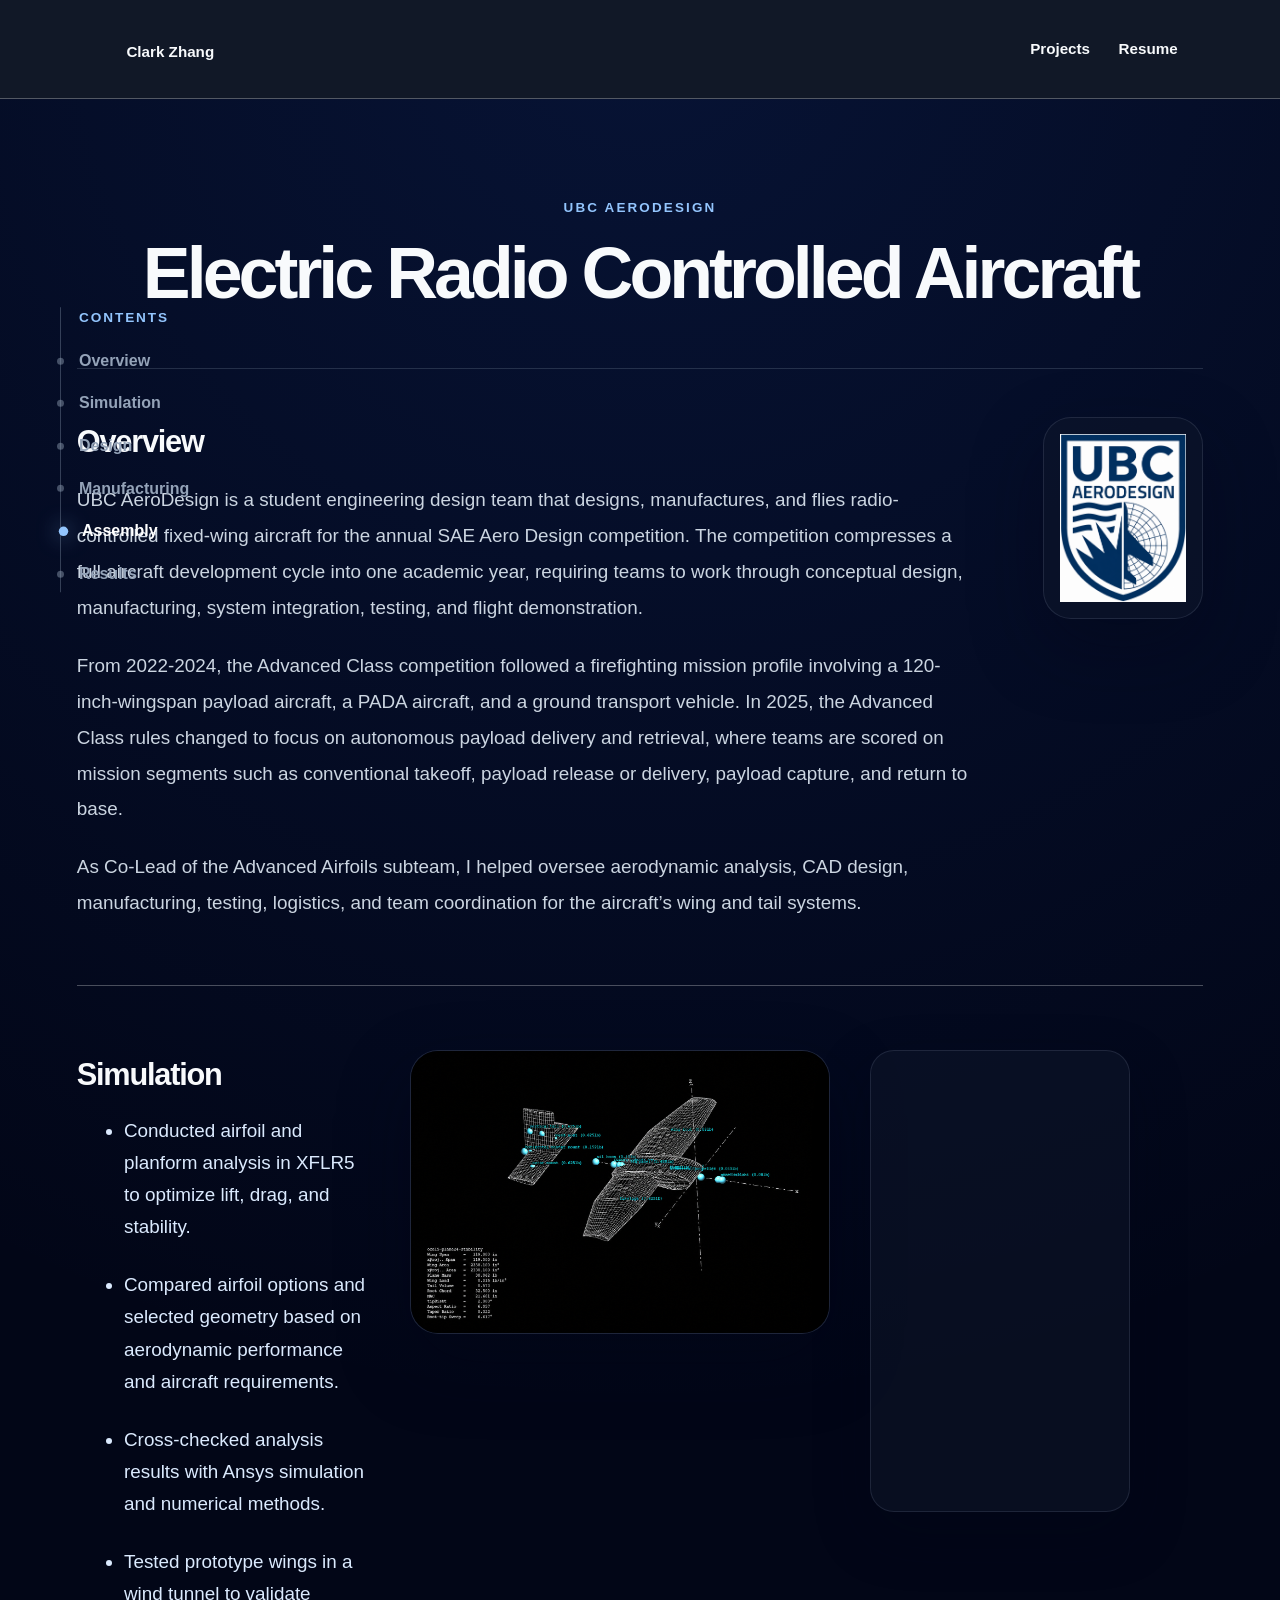
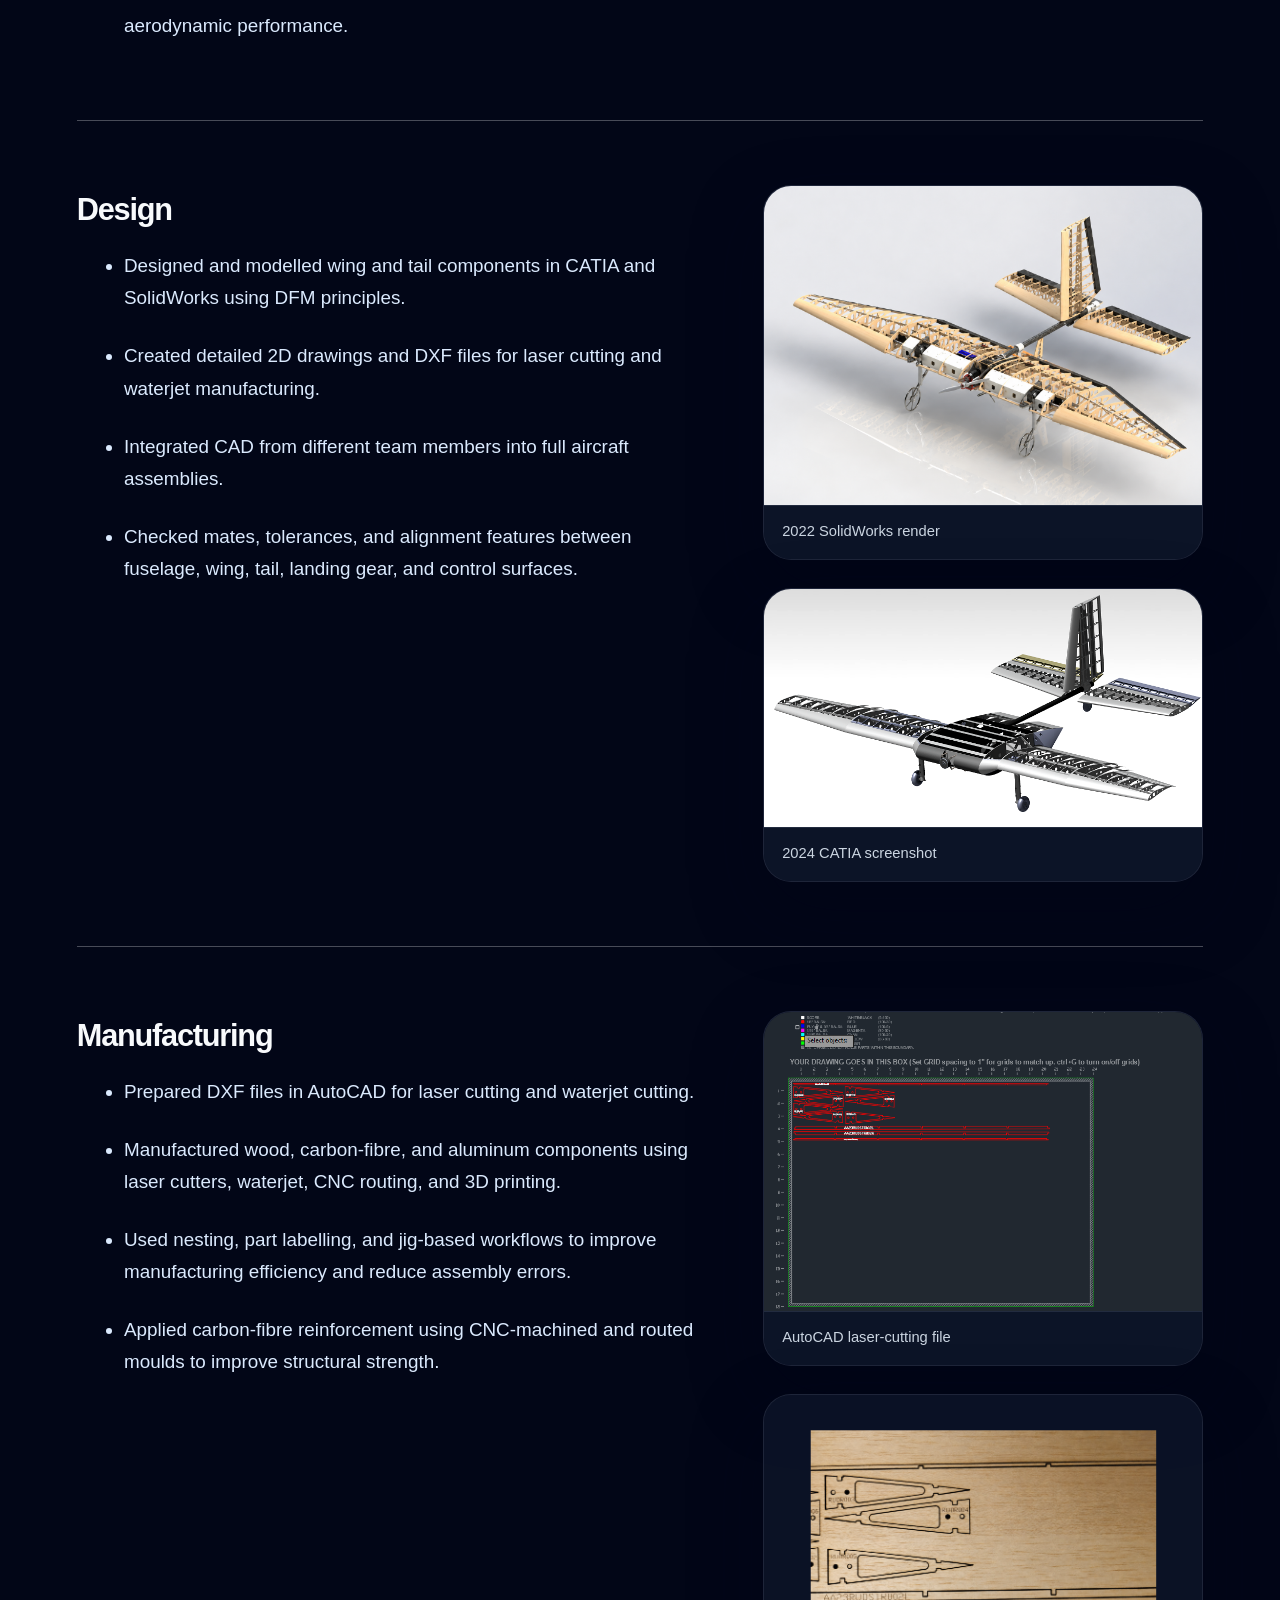
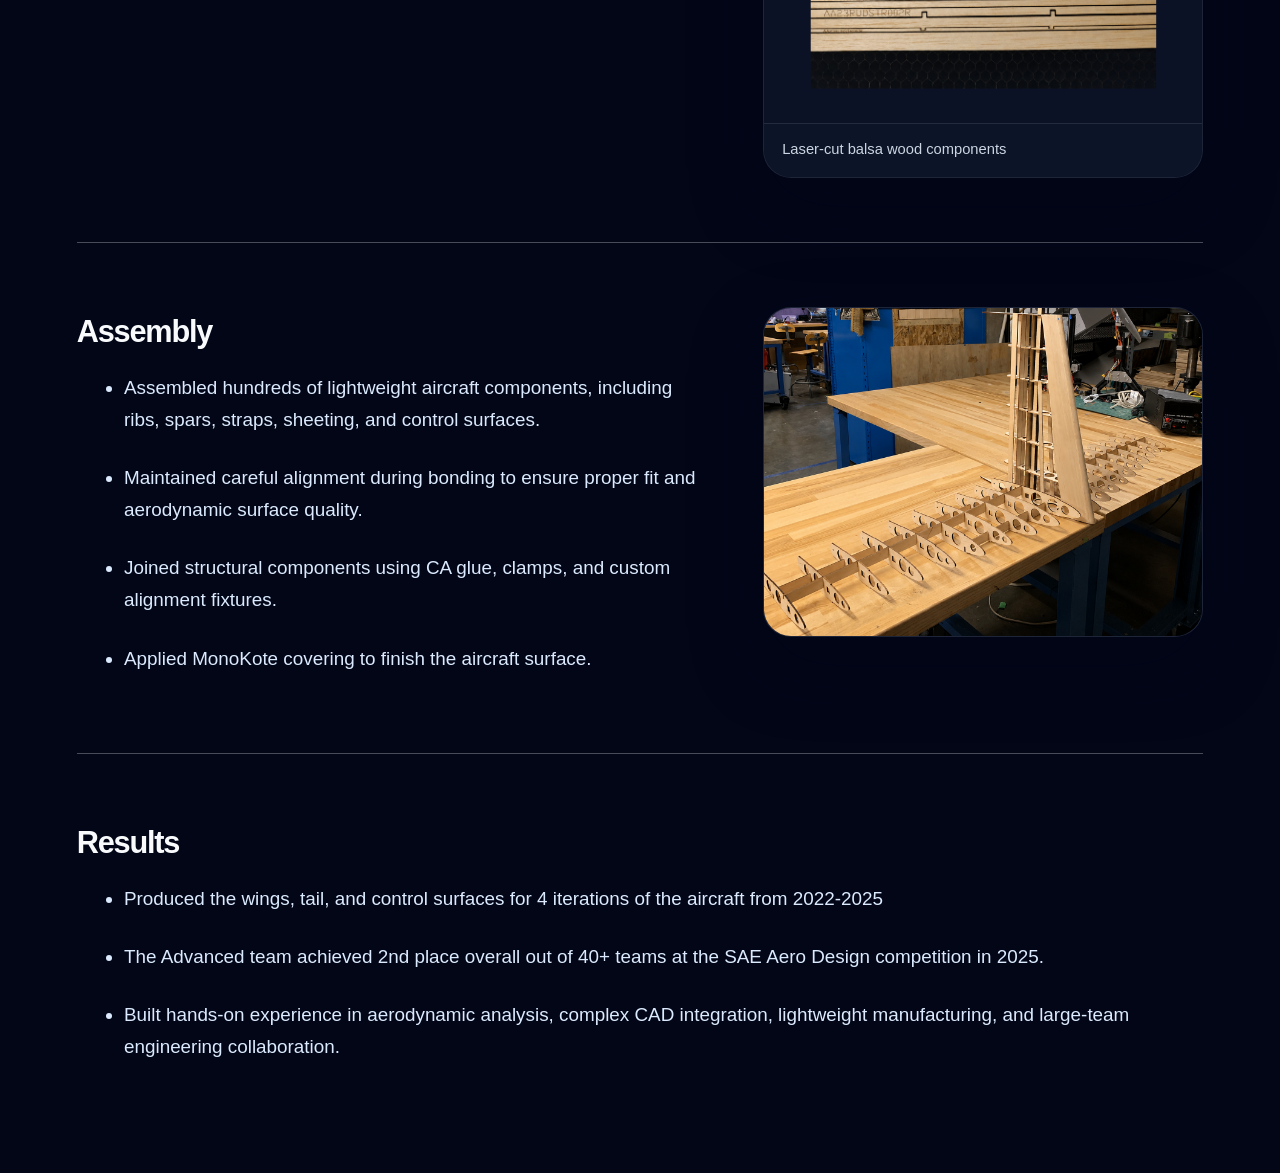
<file: projects/aerodesign.html>
<!DOCTYPE html>
<html lang="en">
<head>
  <meta charset="UTF-8" />
  <meta name="viewport" content="width=device-width, initial-scale=1.0" />
  <title>Electric Radio Controlled Aircraft | Clark Zhang</title>
  <link rel="stylesheet" href="../style.css" />
  <style>
    .project-detail {
      width: min(1700px, 96vw);
    }

    .project-detail-content {
      width: min(1400px, 88vw);
    }

    .project-title-block {
      width: min(1400px, 88vw);
      margin-left: auto;
      margin-right: auto;
      padding-bottom: 56px;
      border-bottom: 1px solid rgba(148, 163, 184, 0.22);
    }

    .project-title-block h1 {
      font-size: clamp(3rem, 5.6vw, 5.7rem);
      line-height: 1.08;
      max-width: 1120px;
      margin-left: auto;
      margin-right: auto;
    }

    .page-toc {
      position: fixed;
      top: 50%;
      left: 60px;
      transform: translateY(-50%);
      z-index: 10;
      width: 220px;
      display: flex;
      flex-direction: column;
      align-items: flex-start;
      justify-content: flex-start;
      gap: 5px;
      padding-left: 18px;
      border-left: 1px solid rgba(148, 163, 184, 0.34);
      text-align: left;
    }

    .page-toc-title {
      margin-bottom: 8px;
      font-size: 0.85rem;
      letter-spacing: 0.14em;
      text-transform: uppercase;
      color: #93c5fd;
      font-weight: 800;
      text-align: left;
    }

    .page-toc a {
      position: relative;
      display: block;
      width: 100%;
      margin-left: 0;
      padding: 8px 0;
      color: #94a3b8;
      font-size: 1rem;
      line-height: 1.35;
      border-bottom: none;
      text-align: left;
      transition: color 0.2s ease, transform 0.2s ease;
    }

    .page-toc a::before {
      content: "";
      position: absolute;
      left: -22px;
      top: 50%;
      width: 7px;
      height: 7px;
      border-radius: 999px;
      background: rgba(148, 163, 184, 0.45);
      transform: translateY(-50%);
      transition: background 0.2s ease, box-shadow 0.2s ease, transform 0.2s ease;
    }

    .page-toc a:hover,
    .page-toc a.active {
      color: #ffffff;
      transform: translateX(3px);
    }

    .page-toc a:hover::before,
    .page-toc a.active::before {
      background: #93c5fd;
      box-shadow: 0 0 16px rgba(147, 197, 253, 0.75);
      transform: translateY(-50%) scale(1.35);
    }

    .toc-target {
      scroll-margin-top: 110px;
    }

    .project-detail-section {
      padding-bottom: 64px;
      border-bottom: 1.5px solid rgba(255, 255, 255, 0.28);
    }

    .project-detail-section + .project-detail-section {
      margin-top: 64px;
    }

    .project-detail-section:last-child {
      border-bottom: none;
      padding-bottom: 0;
    }

    .aero-layout {
      display: grid;
      grid-template-columns: minmax(0, 1fr) minmax(320px, 440px);
      gap: 64px;
      align-items: start;
    }

    .simulation-layout {
      display: grid;
      grid-template-columns: minmax(0, 0.8fr) minmax(300px, 420px) minmax(190px, 260px);
      gap: 40px;
      align-items: start;
    }

    .overview-section {
      position: relative;
    }

    .overview-copy {
      padding-right: 230px;
    }

    .overview-logo {
      position: absolute;
      top: 0;
      right: 0;
      width: 160px;
      border-radius: 20px;
      background: #ffffff;
      padding: 16px;
    }

    .aero-copy p + p {
      margin-top: 22px;
    }

    .aero-list {
      margin-top: 0;
      padding-left: 1.2rem;
    }

    .aero-list li {
      margin-bottom: 14px;
      line-height: 1.7;
      color: #dbeafe;
    }

    .project-inline-image {
      margin: 0;
      border-radius: 28px;
      overflow: hidden;
      border: 1px solid rgba(148, 163, 184, 0.16);
      background: rgba(15, 23, 42, 0.5);
      box-shadow: 0 28px 70px rgba(2, 6, 23, 0.35);
    }

    .project-inline-image img {
      width: 100%;
      display: block;
    }

    .project-inline-image figcaption {
      padding: 14px 18px 16px;
      font-size: 0.92rem;
      line-height: 1.55;
      color: #cbd5e1;
      background: rgba(15, 23, 42, 0.72);
      border-top: 1px solid rgba(148, 163, 184, 0.16);
    }

    .image-stack {
      display: grid;
      gap: 28px;
    }

    .rotated-image-wrap {
      aspect-ratio: 4 / 3;
      display: flex;
      align-items: center;
      justify-content: center;
      overflow: hidden;
      background: rgba(15, 23, 42, 0.5);
    }

    .rotated-image-wrap img {
      width: auto;
      height: 100%;
      max-width: none;
      transform: rotate(-90deg) scale(1.05);
    }

    .aero-short {
      width: min(300px, 100%);
      aspect-ratio: 9 / 16;
      justify-self: center;
      border-radius: 24px;
      overflow: hidden;
      border: 1px solid rgba(148, 163, 184, 0.16);
      background: rgba(15, 23, 42, 0.5);
      box-shadow: 0 22px 55px rgba(2, 6, 23, 0.3);
    }

    .simulation-layout .aero-short {
      width: 100%;
      justify-self: stretch;
    }

    .aero-short iframe {
      width: 100%;
      height: 100%;
      border: 0;
      display: block;
    }

    .wide-image {
      margin-top: 36px;
      width: min(980px, 100%);
    }

    @media (max-width: 1200px) {
      .page-toc {
        display: none;
      }
    }

    @media (max-width: 1100px) {
      .aero-layout,
      .simulation-layout {
        grid-template-columns: 1fr;
      }
    }

    @media (max-width: 700px) {
      .project-detail,
      .project-detail-content {
        width: 100%;
      }

      .overview-copy {
        padding-right: 0;
      }

      .overview-logo {
        position: static;
        width: 140px;
        margin: 0 0 28px auto;
      }
    }
  </style>
  <script type="text/javascript">
    (function(c,l,a,r,i,t,y){
        c[a]=c[a]||function(){(c[a].q=c[a].q||[]).push(arguments)};
        t=l.createElement(r);t.async=1;t.src="https://www.clarity.ms/tag/"+i;
        y=l.getElementsByTagName(r)[0];y.parentNode.insertBefore(t,y);
    })(window, document, "clarity", "script", "x20qaftt5k");
  </script>
</head>

<body class="project-page-body">
  <header class="project-page-header">
    <nav>
      <h2><a href="../index.html">Clark Zhang</a></h2>
      <div>
        <a href="../index.html#projects">Projects</a>
        <a href="../resume.pdf">Resume</a>
      </div>
    </nav>
  </header>

  <nav class="page-toc" aria-label="AeroDesign page contents">
    <div class="page-toc-title">Contents</div>
    <a class="toc-link" href="#overview">Overview</a>
    <a class="toc-link" href="#simulation">Simulation</a>
    <a class="toc-link" href="#design">Design</a>
    <a class="toc-link" href="#manufacturing">Manufacturing</a>
    <a class="toc-link" href="#assembly">Assembly</a>
    <a class="toc-link" href="#results">Results</a>
  </nav>

  <main class="project-detail">
    <section class="project-title-block">
      <p class="project-meta">UBC AeroDesign</p>
      <h1>Electric Radio Controlled Aircraft</h1>
    </section>

    <div class="project-detail-content">
      <section id="overview" class="project-detail-section overview-section toc-target">
        <figure class="project-inline-image overview-logo">
          <img src="../images/aerodesign/aerodesign-logo.png" alt="UBC AeroDesign logo">
        </figure>

        <div class="aero-copy overview-copy">
          <h2>Overview</h2>
          <p>
            UBC AeroDesign is a student engineering design team that designs, manufactures, and flies radio-controlled fixed-wing aircraft for the annual SAE Aero Design competition. The competition compresses a full aircraft development cycle into one academic year, requiring teams to work through conceptual design, manufacturing, system integration, testing, and flight demonstration.
          </p>
          <p>
            From 2022-2024, the Advanced Class competition followed a firefighting mission profile involving a 120-inch-wingspan payload aircraft, a PADA aircraft, and a ground transport vehicle. In 2025, the Advanced Class rules changed to focus on autonomous payload delivery and retrieval, where teams are scored on mission segments such as conventional takeoff, payload release or delivery, payload capture, and return to base.
          </p>
          <p>
            As Co-Lead of the Advanced Airfoils subteam, I helped oversee aerodynamic analysis, CAD design, manufacturing, testing, logistics, and team coordination for the aircraft’s wing and tail systems.
          </p>
        </div>
      </section>

      <section id="simulation" class="project-detail-section toc-target">
        <div class="simulation-layout">
          <div class="aero-copy">
            <h2>Simulation</h2>
            <ul class="aero-list">
              <li>Conducted airfoil and planform analysis in XFLR5 to optimize lift, drag, and stability.</li>
              <li>Compared airfoil options and selected geometry based on aerodynamic performance and aircraft requirements.</li>
              <li>Cross-checked analysis results with Ansys simulation and numerical methods.</li>
              <li>Tested prototype wings in a wind tunnel to validate aerodynamic performance.</li>
            </ul>
          </div>

          <figure class="project-inline-image">
            <img src="../images/aerodesign/xflr.png" alt="XFLR5 aerodynamic simulation results">
          </figure>

          <div class="aero-short">
            <iframe
              src="https://www.youtube.com/embed/DEDFeJWfPUQ?rel=0"
              title="AeroDesign simulation short"
              allow="accelerometer; autoplay; clipboard-write; encrypted-media; gyroscope; picture-in-picture; web-share"
              allowfullscreen>
            </iframe>
          </div>
        </div>
      </section>

      <section id="design" class="project-detail-section toc-target">
        <div class="aero-layout">
          <div class="aero-copy">
            <h2>Design</h2>
            <ul class="aero-list">
              <li>Designed and modelled wing and tail components in CATIA and SolidWorks using DFM principles.</li>
              <li>Created detailed 2D drawings and DXF files for laser cutting and waterjet manufacturing.</li>
              <li>Integrated CAD from different team members into full aircraft assemblies.</li>
              <li>Checked mates, tolerances, and alignment features between fuselage, wing, tail, landing gear, and control surfaces.</li>
            </ul>
          </div>

          <div class="image-stack">
            <figure class="project-inline-image">
              <img src="../images/aerodesign/plane-cad.png" alt="2022 SolidWorks aircraft render">
              <figcaption>2022 SolidWorks render</figcaption>
            </figure>
            <figure class="project-inline-image">
              <img src="../images/aerodesign/catia.png" alt="2024 CATIA aircraft design screenshot">
              <figcaption>2024 CATIA screenshot</figcaption>
            </figure>
          </div>
        </div>
      </section>

      <section id="manufacturing" class="project-detail-section toc-target">
        <div class="aero-layout">
          <div class="aero-copy">
            <h2>Manufacturing</h2>
            <ul class="aero-list">
              <li>Prepared DXF files in AutoCAD for laser cutting and waterjet cutting.</li>
              <li>Manufactured wood, carbon-fibre, and aluminum components using laser cutters, waterjet, CNC routing, and 3D printing.</li>
              <li>Used nesting, part labelling, and jig-based workflows to improve manufacturing efficiency and reduce assembly errors.</li>
              <li>Applied carbon-fibre reinforcement using CNC-machined and routed moulds to improve structural strength.</li>
            </ul>
          </div>

          <div class="image-stack">
            <figure class="project-inline-image">
              <img src="../images/aerodesign/lasercut.png" alt="AutoCAD laser-cutting file">
              <figcaption>AutoCAD laser-cutting file</figcaption>
            </figure>
            <figure class="project-inline-image rotated-ccw">
              <div class="rotated-image-wrap">
                <img src="../images/aerodesign/aero-manu.png" alt="Laser-cut balsa wood components">
              </div>
              <figcaption>Laser-cut balsa wood components</figcaption>
            </figure>
          </div>
        </div>
      </section>

      <section id="assembly" class="project-detail-section toc-target">
        <div class="aero-layout">
          <div class="aero-copy">
            <h2>Assembly</h2>
            <ul class="aero-list">
              <li>Assembled hundreds of lightweight aircraft components, including ribs, spars, straps, sheeting, and control surfaces.</li>
              <li>Maintained careful alignment during bonding to ensure proper fit and aerodynamic surface quality.</li>
              <li>Joined structural components using CA glue, clamps, and custom alignment fixtures.</li>
              <li>Applied MonoKote covering to finish the aircraft surface.</li>
            </ul>
          </div>

          <figure class="project-inline-image">
            <img src="../images/aerodesign/aero-assembly.png" alt="AeroDesign aircraft assembly">
          </figure>
        </div>
      </section>

      <section id="results" class="project-detail-section toc-target">
        <h2>Results</h2>
        <ul class="aero-list">
          <li>Produced the wings, tail, and control surfaces for 4 iterations of the aircraft from 2022-2025</li>
          <li>The Advanced team achieved 2nd place overall out of 40+ teams at the SAE Aero Design competition in 2025.</li>
          <li>Built hands-on experience in aerodynamic analysis, complex CAD integration, lightweight manufacturing, and large-team engineering collaboration.</li>
        </ul>
      </section>
    </div>
  </main>

  <script>
    const tocLinks = document.querySelectorAll('.toc-link');
    const tocSections = document.querySelectorAll('.toc-target');

    const setActiveTocLink = (id) => {
      tocLinks.forEach((link) => {
        link.classList.toggle('active', link.getAttribute('href') === `#${id}`);
      });
    };

    const tocObserver = new IntersectionObserver((entries) => {
      entries.forEach((entry) => {
        if (entry.isIntersecting) {
          setActiveTocLink(entry.target.id);
        }
      });
    }, {
      rootMargin: '-35% 0px -55% 0px',
      threshold: 0
    });

    tocSections.forEach((section) => tocObserver.observe(section));
  </script>
</body>
</html>
</file>
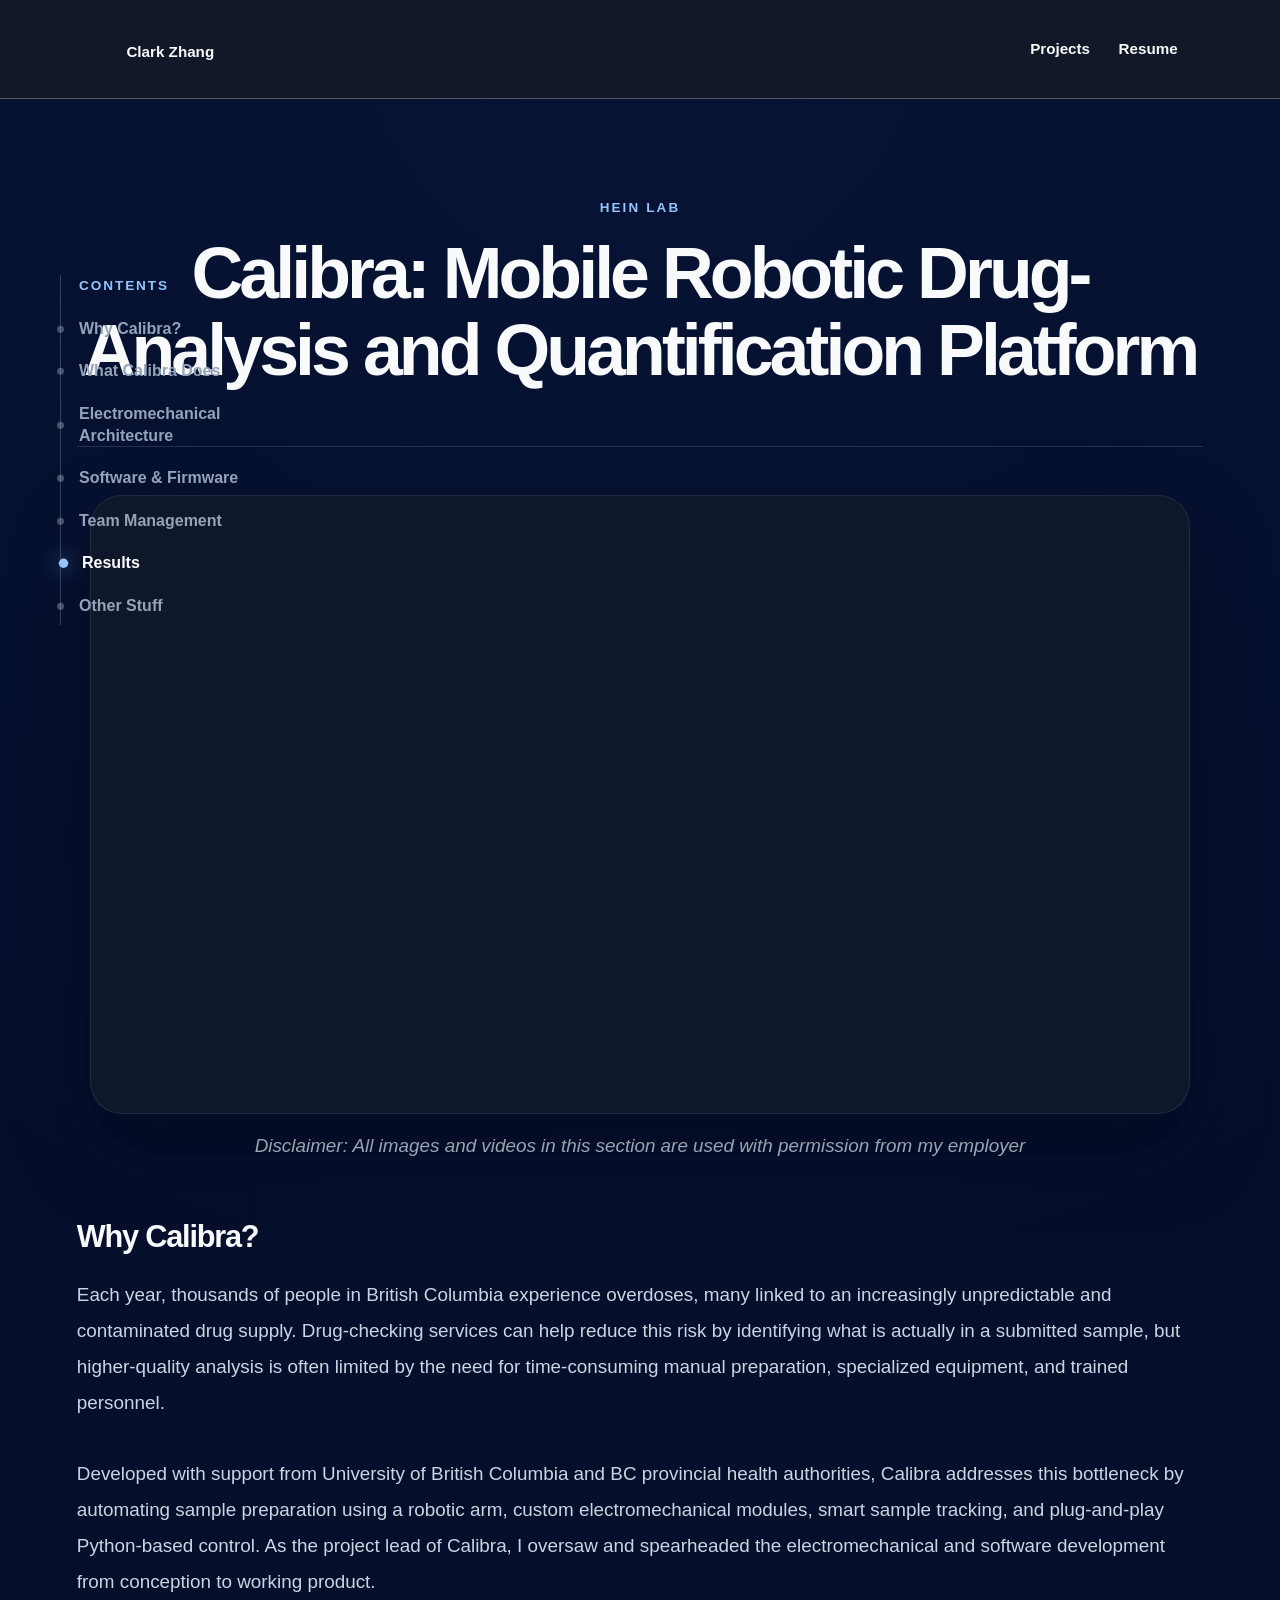
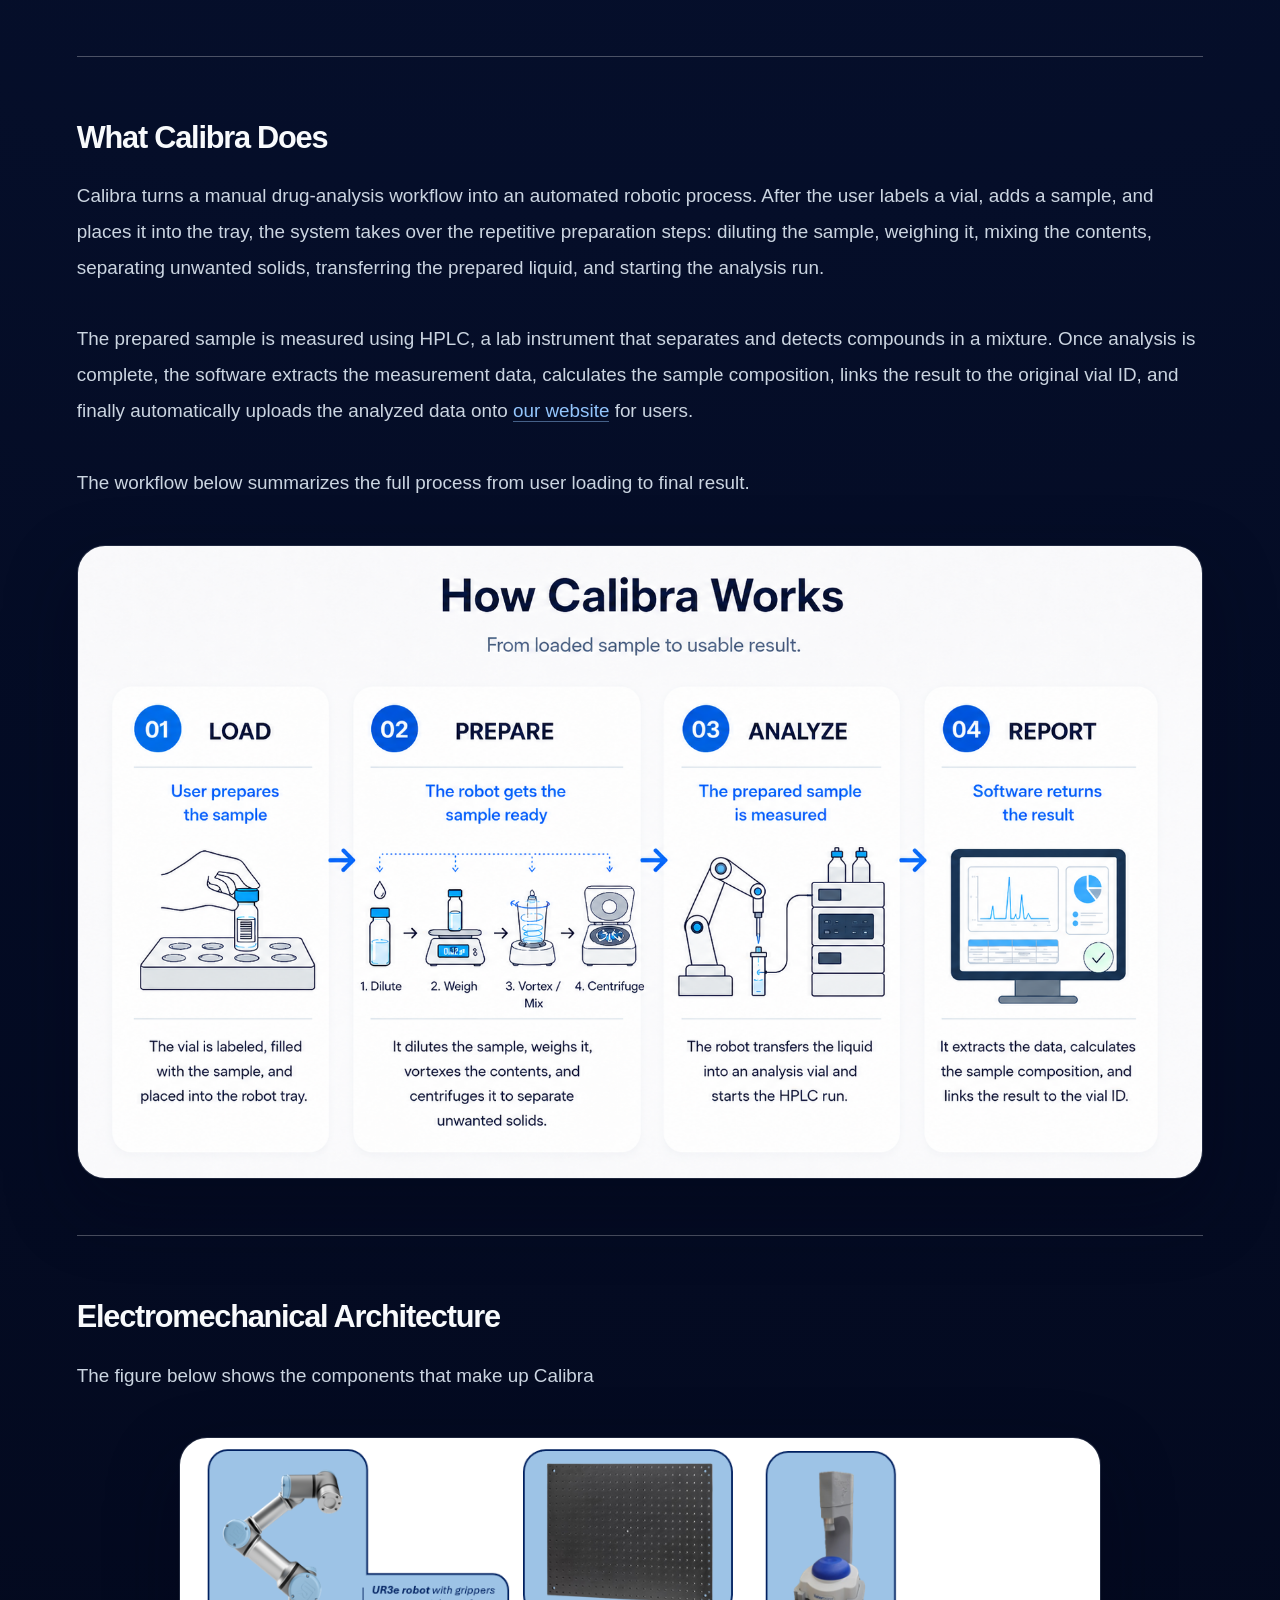
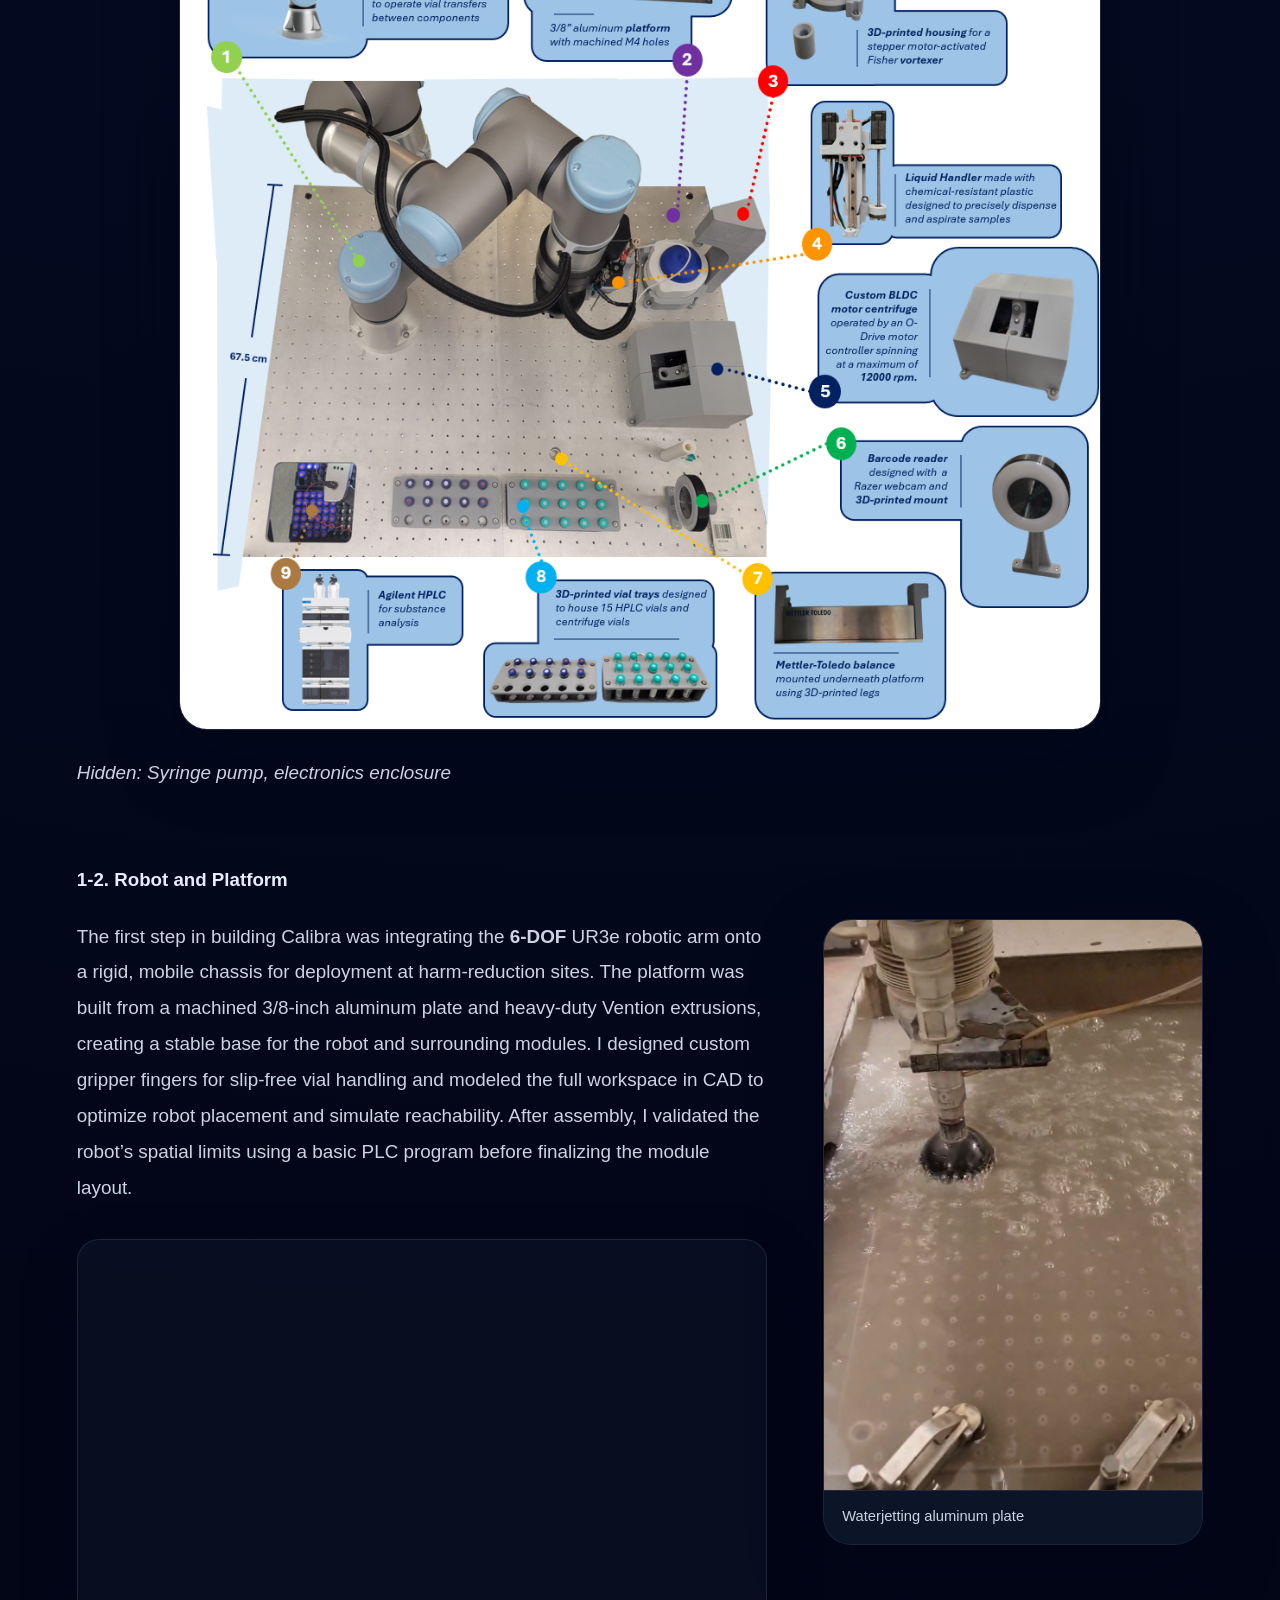
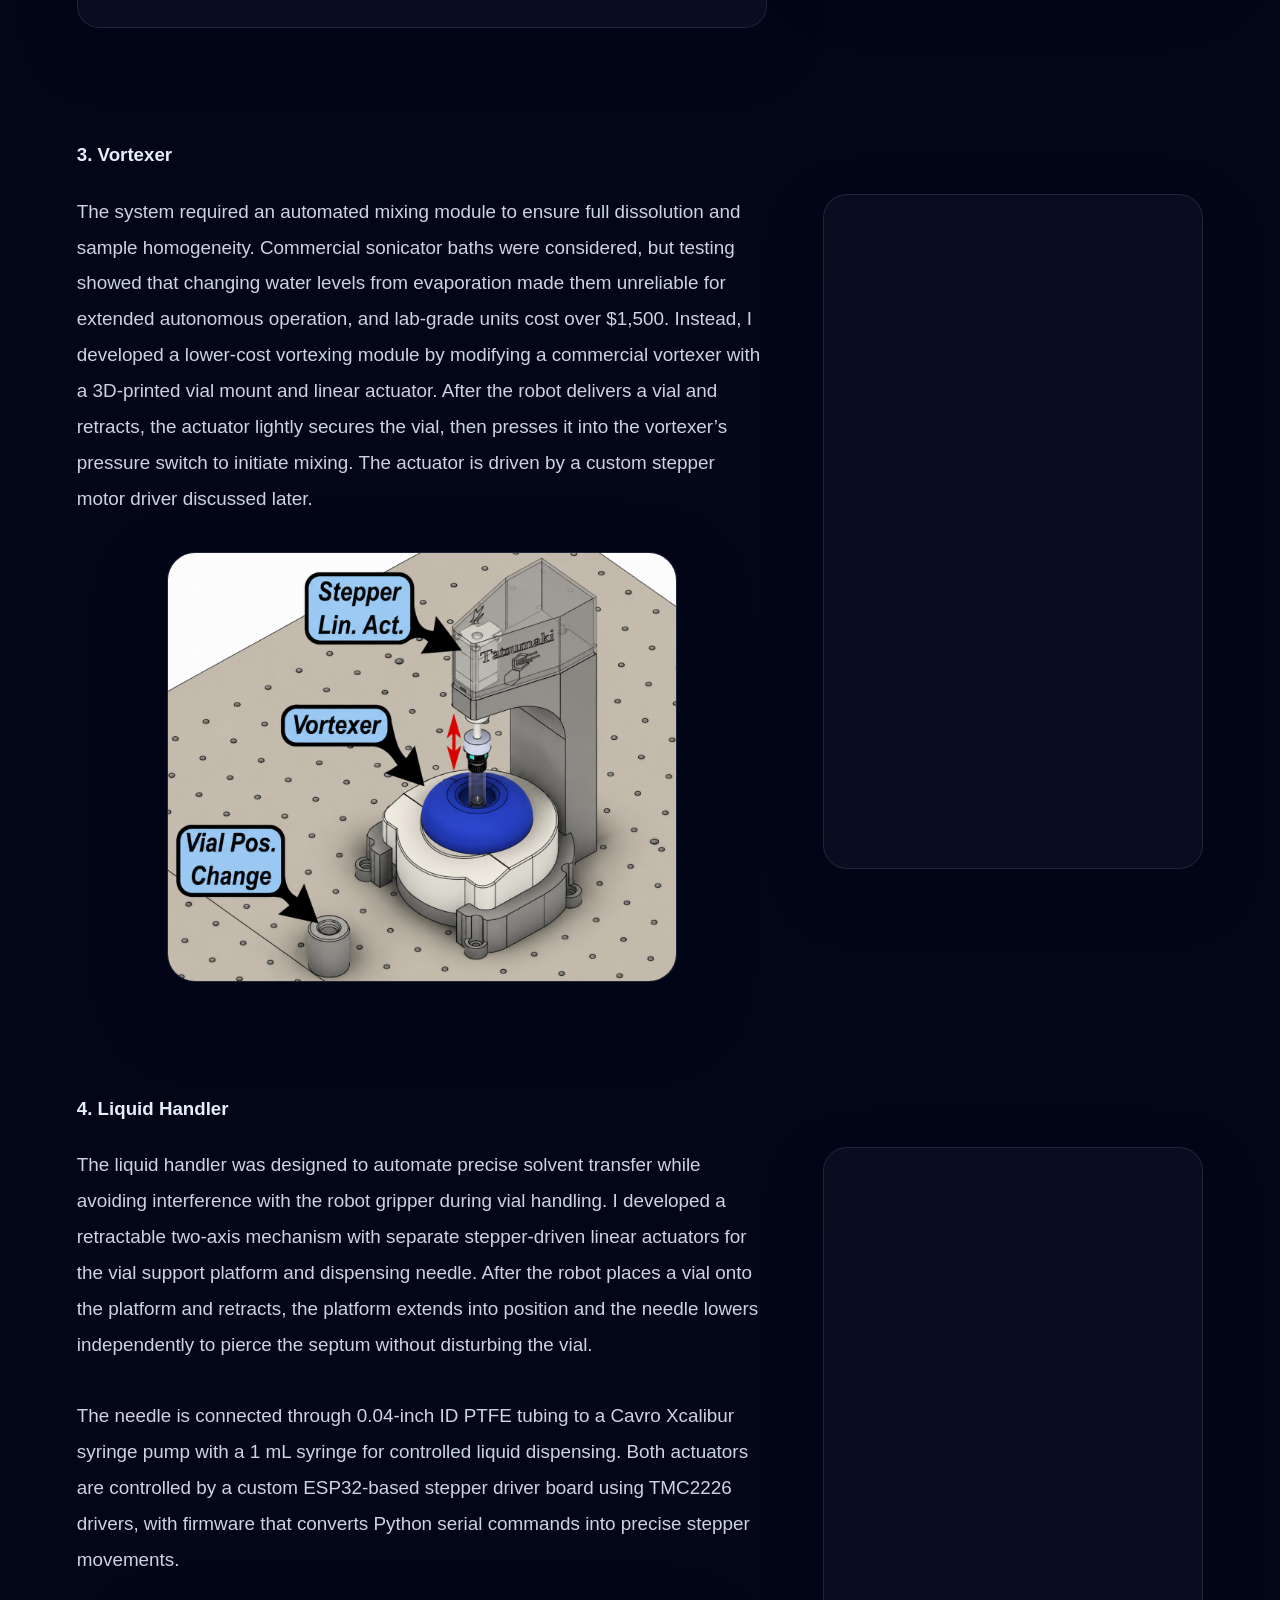
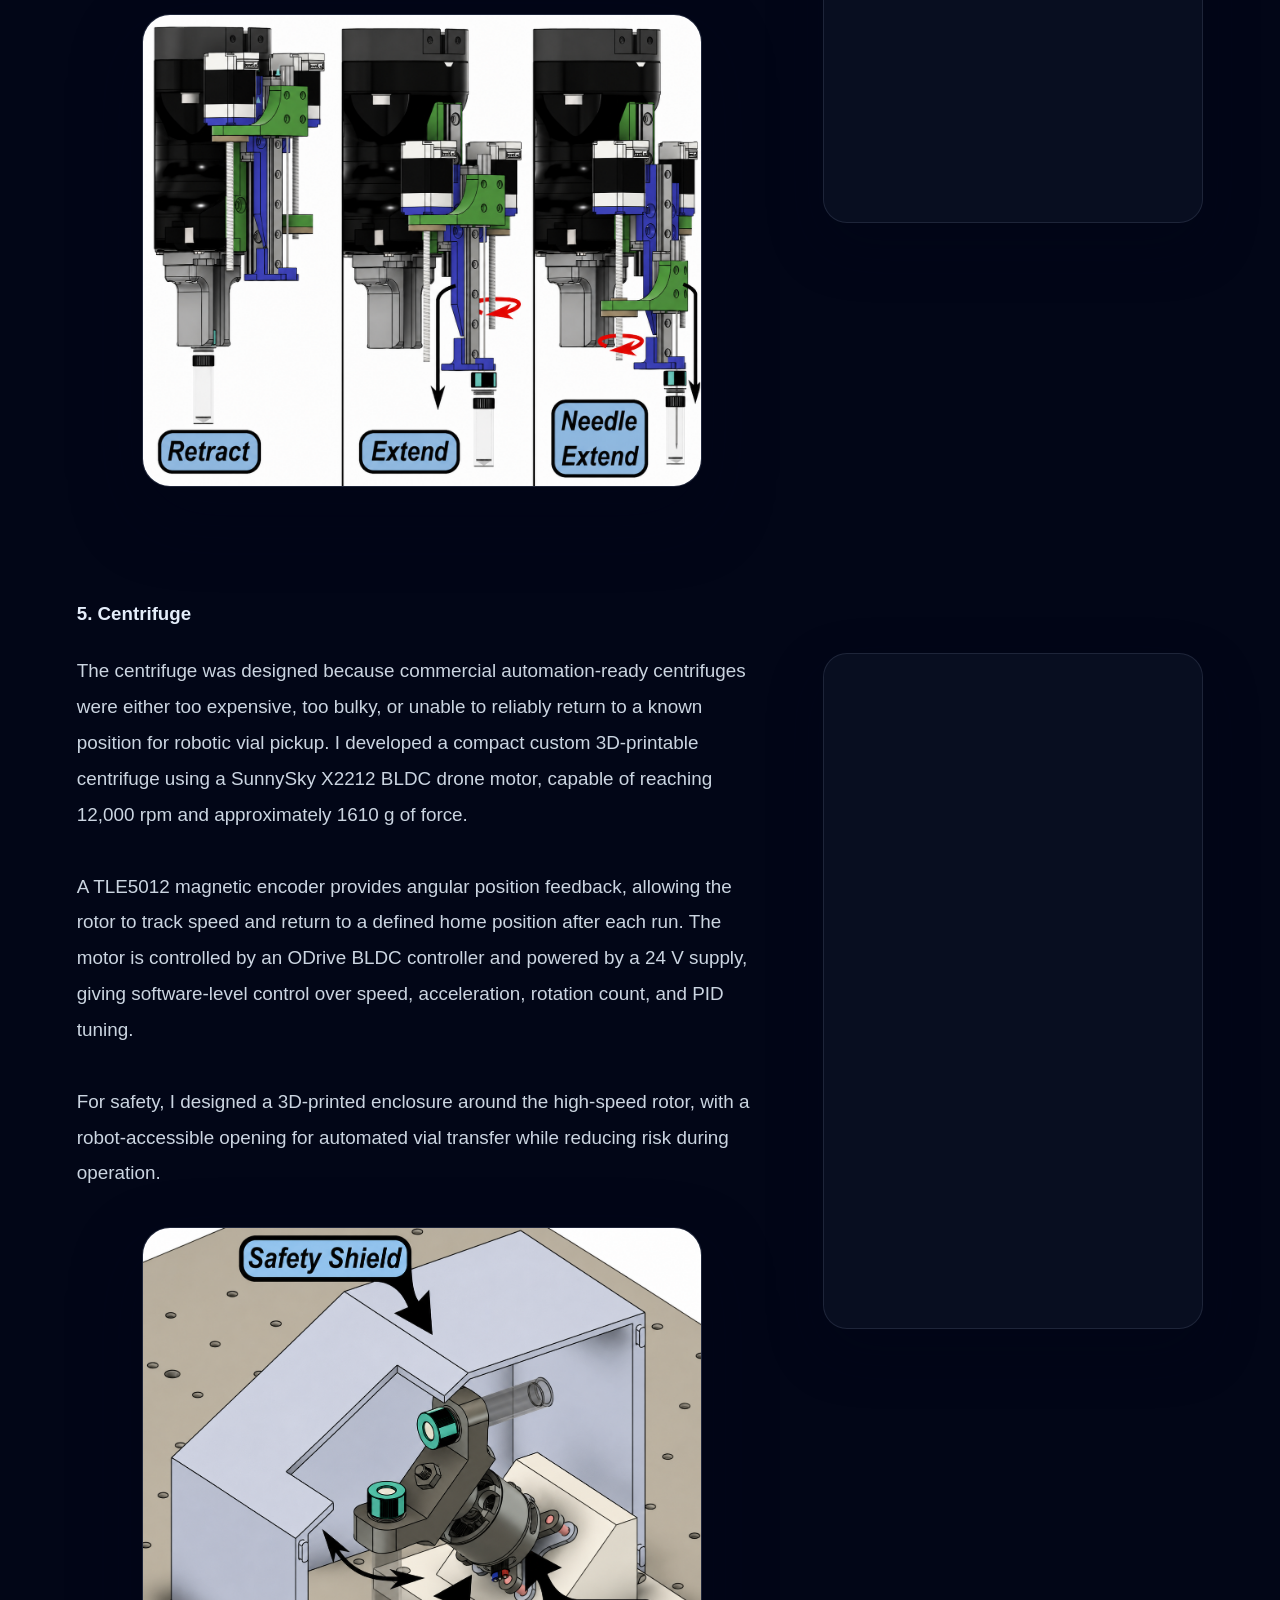
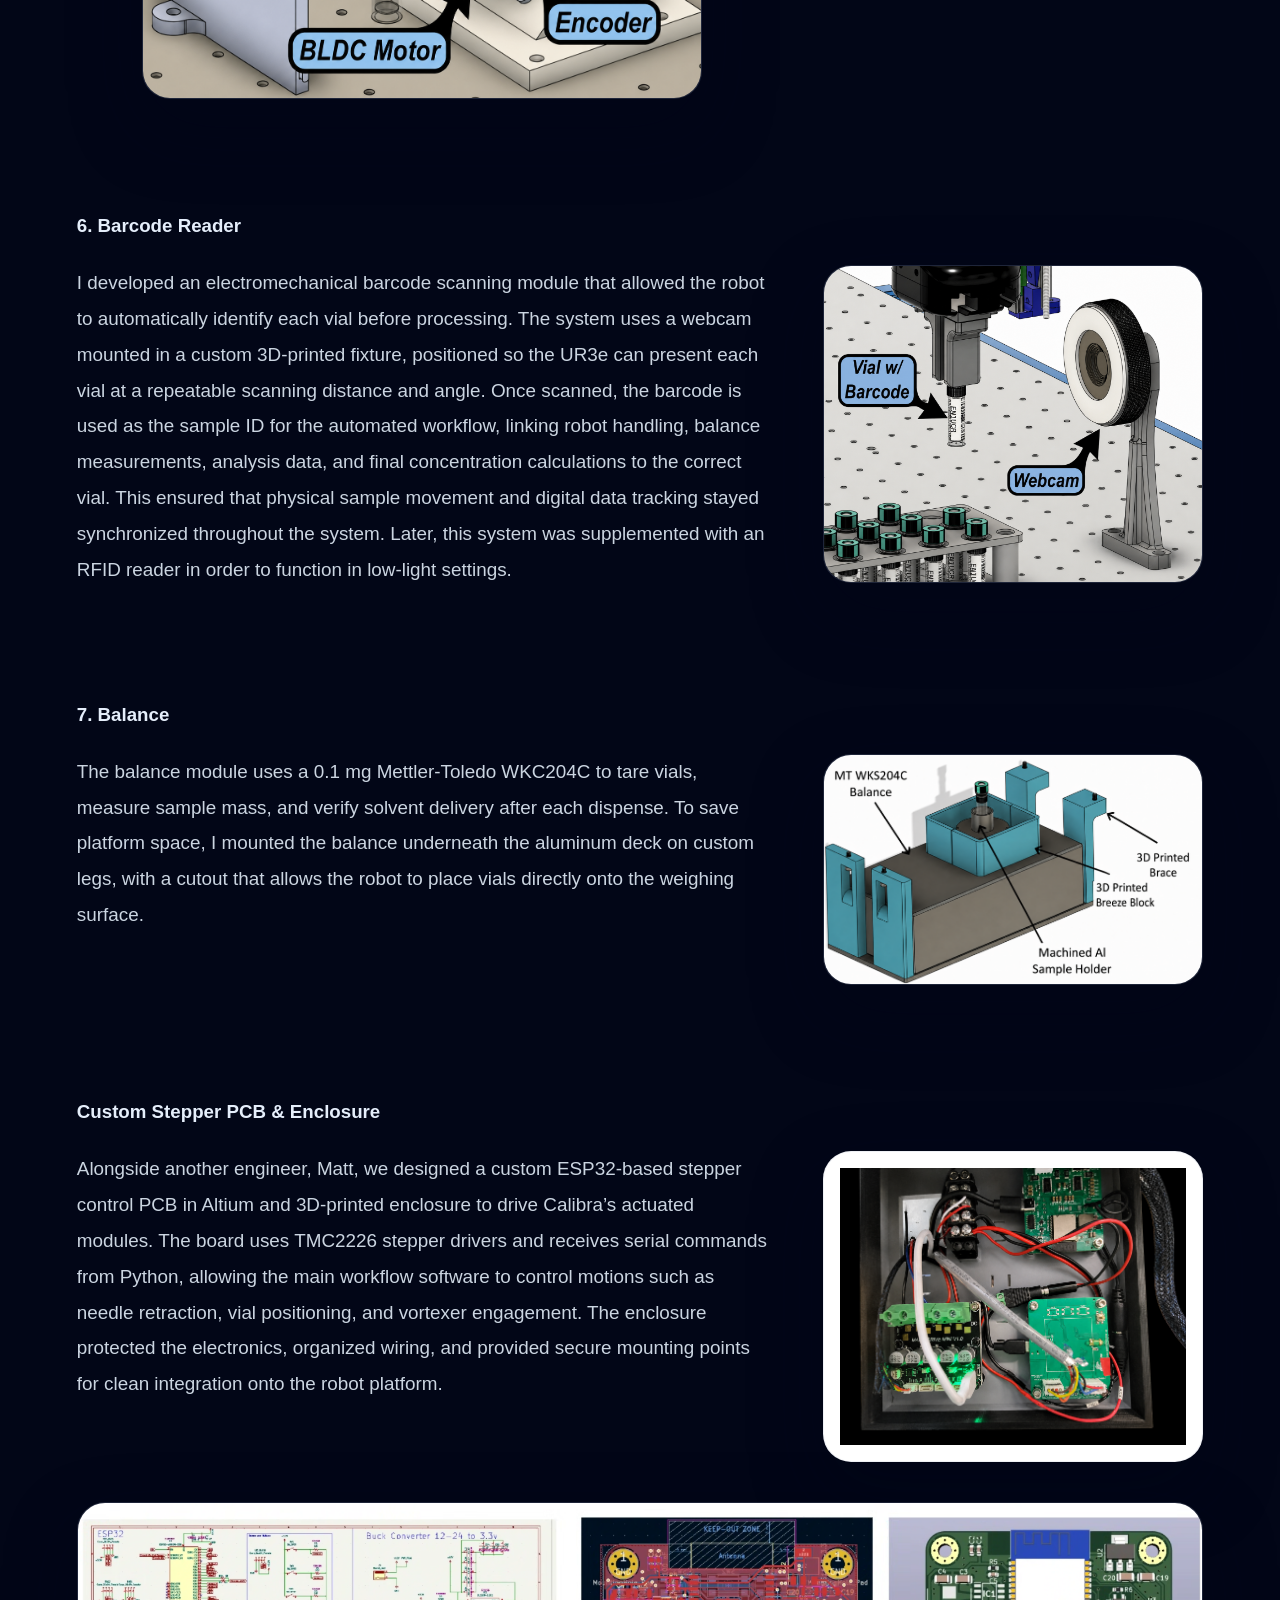
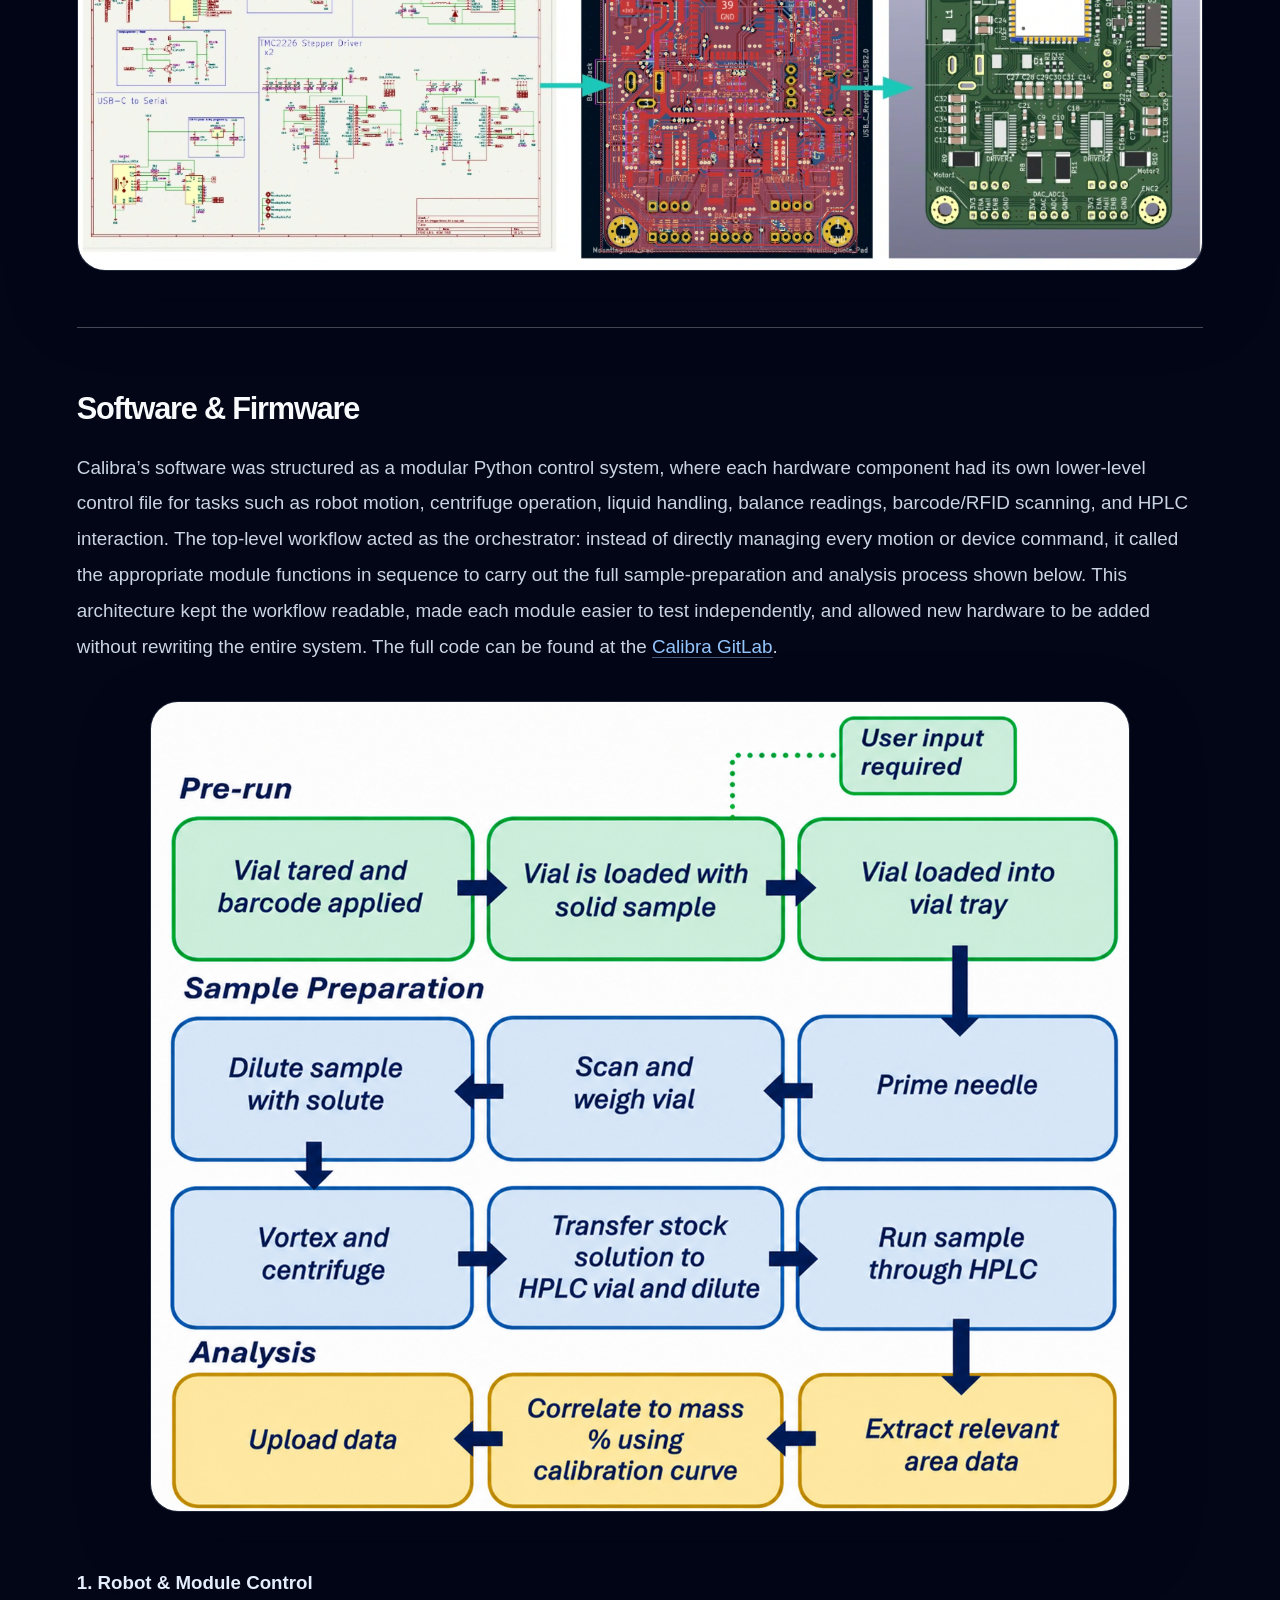
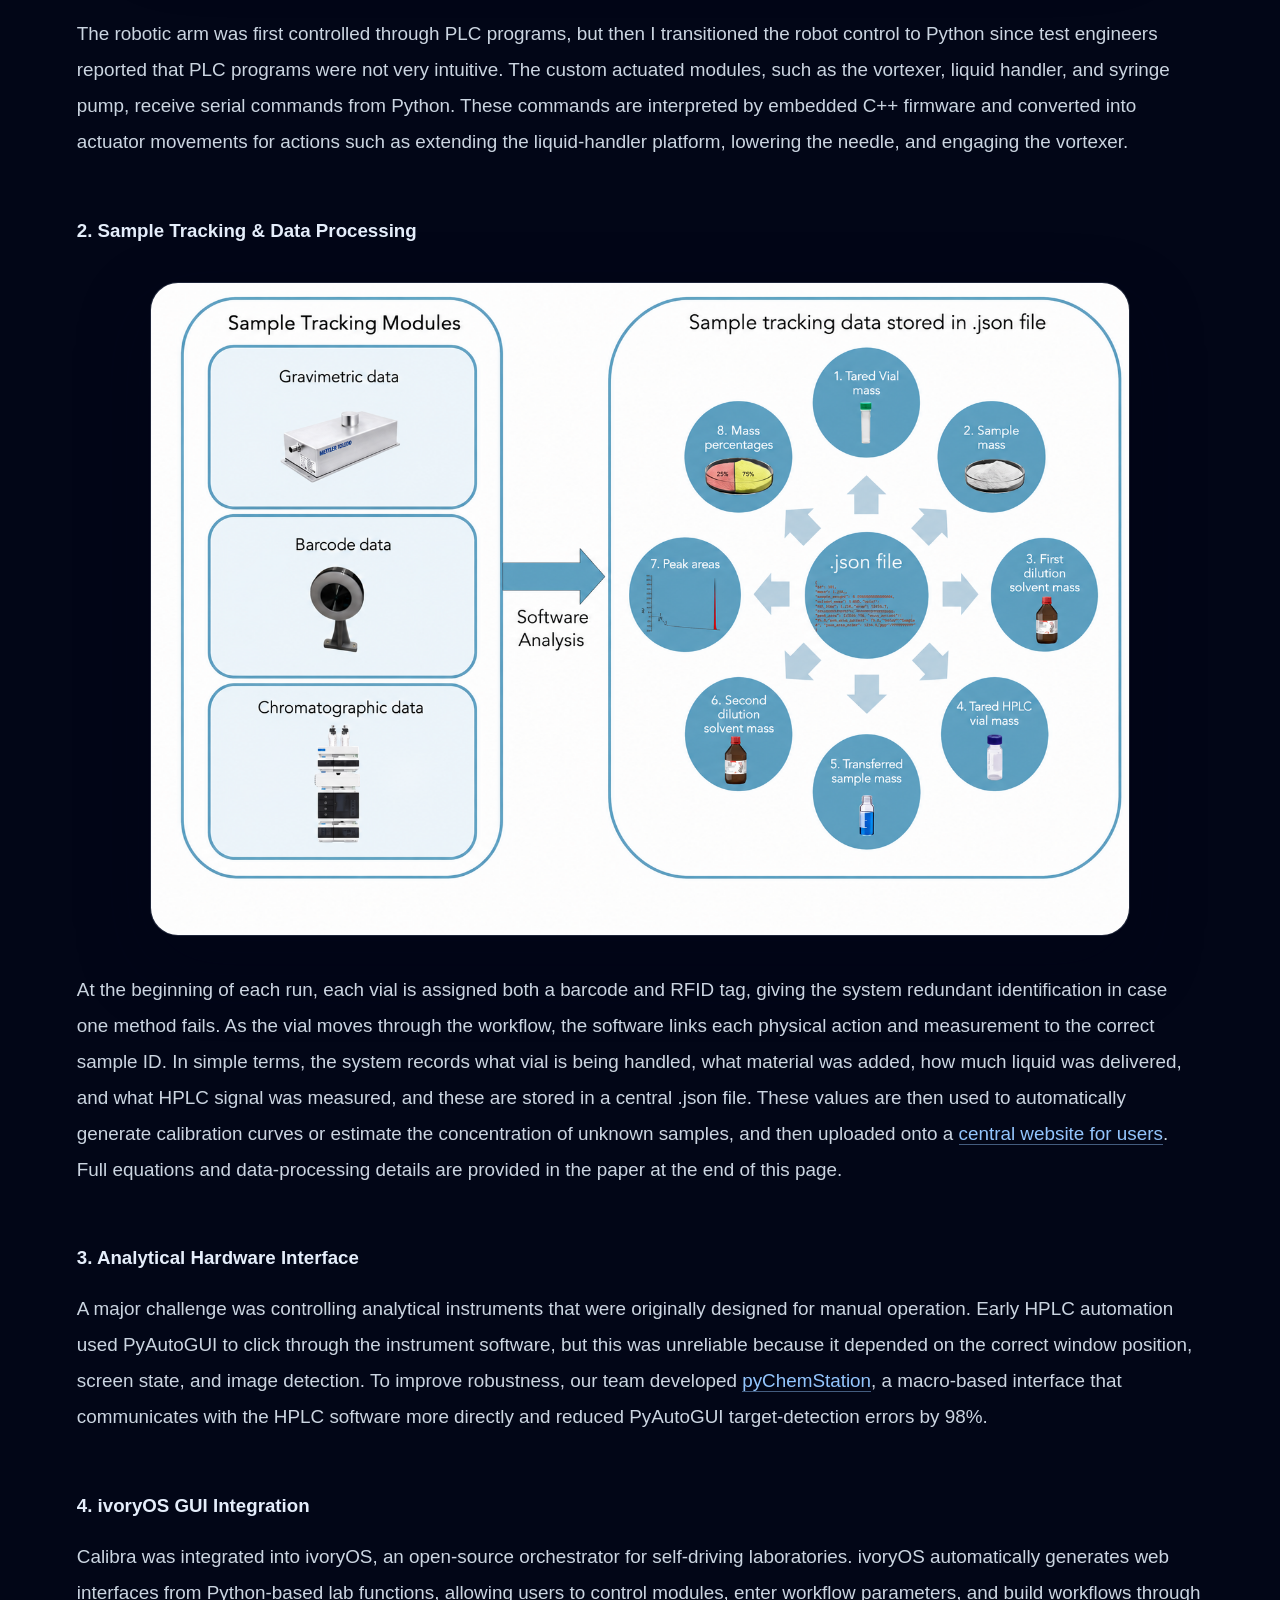
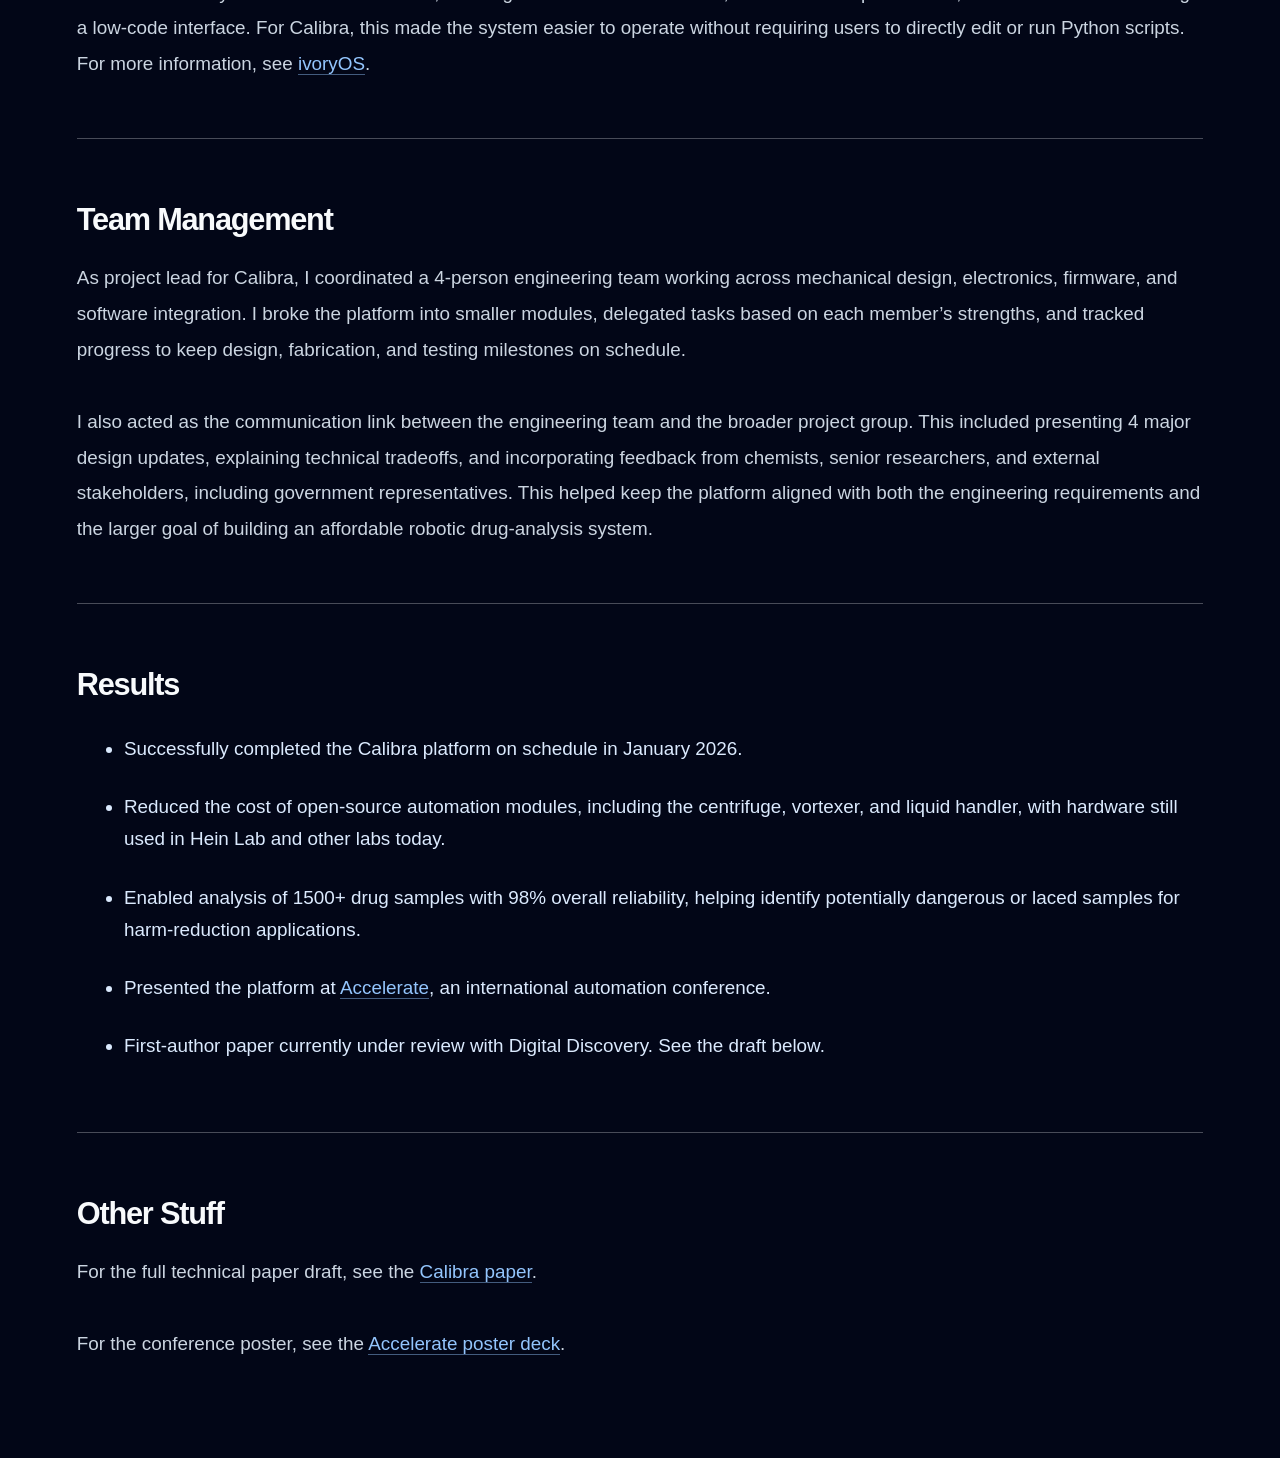
<file: projects/drug-analysis.html>
<!DOCTYPE html>
<html lang="en">
<head>
  <meta charset="UTF-8" />
  <meta name="viewport" content="width=device-width, initial-scale=1.0" />
  <title>Calibra | Clark Zhang</title>
  <link rel="stylesheet" href="../style.css" />
  <style>
    .project-detail {
      width: min(1700px, 96vw);
    }

    .project-detail-content {
      width: min(1400px, 88vw);
    }

    .project-title-block {
      width: min(1400px, 88vw);
      margin-left: auto;
      margin-right: auto;
      padding-bottom: 56px;
      border-bottom: 1px solid rgba(148, 163, 184, 0.22);
    }

    .project-title-block h1 {
      font-size: clamp(3rem, 5.6vw, 5.7rem);
      line-height: 1.08;
      max-width: 1120px;
      margin-left: auto;
      margin-right: auto;
    }

    .project-video-hero {
      width: min(1120px, 86vw);
      aspect-ratio: 16 / 9;
      min-height: 0;
      margin: 48px auto 0;
    }

    .project-hero-video,
    .module-short iframe,
    .robot-platform-video iframe {
      width: 100%;
      height: 100%;
      border: 0;
      display: block;
    }

    .media-disclaimer {
      width: min(1120px, 86vw);
      margin: 14px auto 0;
      font-size: 0.88rem;
      line-height: 1.55;
      color: rgba(203, 213, 225, 0.72);
      font-style: italic;
      text-align: center;
    }

    .calibra-toc {
      position: fixed;
      top: 50%;
      left: 60px;
      transform: translateY(-50%);
      z-index: 10;
      width: 220px;
      display: flex;
      flex-direction: column;
      align-items: flex-start;
      justify-content: flex-start;
      gap: 5px;
      padding-left: 18px;
      border-left: 1px solid rgba(148, 163, 184, 0.34);
      text-align: left;
    }

    .calibra-toc-title {
      margin-bottom: 8px;
      font-size: 0.85rem;
      letter-spacing: 0.14em;
      text-transform: uppercase;
      color: #93c5fd;
      font-weight: 800;
      text-align: left;
    }

    .calibra-toc a {
      position: relative;
      display: block;
      width: 100%;
      margin-left: 0;
      padding: 8px 0;
      color: #94a3b8;
      font-size: 1rem;
      line-height: 1.35;
      border-bottom: none;
      text-align: left;
      transition: color 0.2s ease, transform 0.2s ease;
    }

    .calibra-toc a::before {
      content: "";
      position: absolute;
      left: -22px;
      top: 50%;
      width: 7px;
      height: 7px;
      border-radius: 999px;
      background: rgba(148, 163, 184, 0.45);
      transform: translateY(-50%);
      transition: background 0.2s ease, box-shadow 0.2s ease, transform 0.2s ease;
    }

    .calibra-toc a:hover,
    .calibra-toc a.active {
      color: #ffffff;
      transform: translateX(3px);
    }

    .calibra-toc a:hover::before,
    .calibra-toc a.active::before {
      background: #93c5fd;
      box-shadow: 0 0 16px rgba(147, 197, 253, 0.75);
      transform: translateY(-50%) scale(1.35);
    }

    .toc-target {
      scroll-margin-top: 110px;
    }

    .project-detail-section {
      padding-bottom: 56px;
      border-bottom: 1.5px solid rgba(255, 255, 255, 0.28);
    }

    .project-detail-section + .project-detail-section {
      margin-top: 56px;
    }

    .project-detail-section:last-child {
      border-bottom: none;
      padding-bottom: 0;
    }

    .project-inline-image {
      margin: 44px 0 0;
      border-radius: 28px;
      overflow: hidden;
      border: 1px solid rgba(148, 163, 184, 0.16);
      background: rgba(15, 23, 42, 0.5);
      box-shadow: 0 28px 70px rgba(2, 6, 23, 0.35);
    }

    .project-inline-image img {
      width: 100%;
      display: block;
    }

    .project-inline-image figcaption {
      padding: 14px 18px 16px;
      font-size: 0.92rem;
      line-height: 1.55;
      color: #cbd5e1;
      background: rgba(15, 23, 42, 0.72);
      border-top: 1px solid rgba(148, 163, 184, 0.16);
    }

    .architecture-image {
      width: min(980px, 72vw);
      margin-left: auto;
      margin-right: auto;
    }

    .module-entry {
      margin-top: 48px;
    }

    .module-entry + .module-entry {
      margin-top: 112px;
    }

    .module-entry h3 {
      margin-bottom: 24px;
    }

    .module-layout {
      width: 100%;
      display: grid;
      grid-template-columns: minmax(0, 1fr) minmax(320px, 380px);
      gap: 56px;
      align-items: start;
      margin-top: 18px;
    }

    .module-copy p {
      max-width: none;
    }

    .module-media {
      width: min(380px, 100%);
      justify-self: end;
    }

    .module-short {
      width: 100%;
      aspect-ratio: 9 / 16;
      border-radius: 24px;
      overflow: hidden;
      border: 1px solid rgba(148, 163, 184, 0.16);
      background: rgba(15, 23, 42, 0.5);
      box-shadow: 0 22px 55px rgba(2, 6, 23, 0.3);
    }

    .robot-platform-video {
      width: min(720px, 100%);
      aspect-ratio: 16 / 9;
      margin-top: 34px;
      border-radius: 22px;
      overflow: hidden;
      border: 1px solid rgba(148, 163, 184, 0.16);
      background: rgba(15, 23, 42, 0.5);
      box-shadow: 0 22px 55px rgba(2, 6, 23, 0.3);
    }

    .module-media .project-inline-image {
      margin: 0;
    }

    .module-image-centered {
      width: min(560px, 100%);
      margin: 36px auto 0;
    }

    .module-image-small {
      width: min(510px, 100%);
    }

    .pcb-process-full {
      width: 100%;
      margin-top: 40px;
    }

    .pcb-box-contrast {
      background: #ffffff;
      padding: 16px;
    }

    .pcb-box-contrast img {
      background: #ffffff;
    }

    .software-subsection {
      margin-top: 56px;
    }

    .software-subsection h3 {
      margin-bottom: 18px;
    }

    .software-wide-image {
      width: min(980px, 100%);
      margin: 36px auto;
    }

    .team-results {
      margin-top: 24px;
      padding-left: 1.2rem;
    }

    .team-results li {
      margin-bottom: 14px;
      line-height: 1.7;
      color: #dbeafe;
    }

    .project-detail-content a {
      color: #93c5fd;
      border-bottom: 1px solid rgba(147, 197, 253, 0.45);
    }

    .project-detail-content a:hover {
      color: #bfdbfe;
      border-bottom-color: rgba(191, 219, 254, 0.85);
    }

    @media (max-width: 1200px) {
      .calibra-toc {
        display: none;
      }
    }

    @media (max-width: 1100px) {
      .module-layout {
        grid-template-columns: 1fr;
      }

      .module-media {
        justify-self: start;
      }
    }

    @media (max-width: 700px) {
      .project-detail,
      .project-detail-content,
      .project-video-hero,
      .architecture-image,
      .media-disclaimer {
        width: 100%;
      }
    }
  </style>
  <script type="text/javascript">
    (function(c,l,a,r,i,t,y){
        c[a]=c[a]||function(){(c[a].q=c[a].q||[]).push(arguments)};
        t=l.createElement(r);t.async=1;t.src="https://www.clarity.ms/tag/"+i;
        y=l.getElementsByTagName(r)[0];y.parentNode.insertBefore(t,y);
    })(window, document, "clarity", "script", "x20qaftt5k");
  </script>
</head>

<body class="project-page-body">
  <header class="project-page-header">
    <nav>
      <h2><a href="../index.html">Clark Zhang</a></h2>
      <div>
        <a href="../index.html#projects">Projects</a>
        <a href="../resume.pdf">Resume</a>
      </div>
    </nav>
  </header>

  <nav class="calibra-toc" aria-label="Calibra page contents">
    <div class="calibra-toc-title">Contents</div>
    <a class="toc-link" href="#why-calibra">Why Calibra?</a>
    <a class="toc-link" href="#what-calibra-does">What Calibra Does</a>
    <a class="toc-link" href="#electromechanical-architecture">Electromechanical Architecture</a>
    <a class="toc-link" href="#software-firmware">Software &amp; Firmware</a>
    <a class="toc-link" href="#team-management">Team Management</a>
    <a class="toc-link" href="#results">Results</a>
    <a class="toc-link" href="#other-stuff">Other Stuff</a>
  </nav>

  <main class="project-detail">

    <section class="project-title-block">
      <p class="project-meta">Hein Lab</p>
      <h1>Calibra: Mobile Robotic Drug-Analysis and Quantification Platform</h1>
    </section>

    <section class="project-detail-hero project-video-hero">
      <iframe
        class="project-hero-video"
        src="https://www.youtube.com/embed/UA1rFG_WFpA?rel=0"
        title="Calibra robotic drug-analysis platform video"
        allow="accelerometer; autoplay; clipboard-write; encrypted-media; gyroscope; picture-in-picture; web-share"
        allowfullscreen>
      </iframe>
    </section>

    <p class="media-disclaimer">
      Disclaimer: All images and videos in this section are used with permission from my employer
    </p>

    <div class="project-detail-content">
      <section id="why-calibra" class="project-detail-section toc-target">
        <h2>Why Calibra?</h2>
        <p>
          Each year, thousands of people in British Columbia experience overdoses, many linked to an increasingly unpredictable and contaminated drug supply. 
          Drug-checking services can help reduce this risk by identifying what is actually in a submitted sample, but higher-quality analysis is often limited by the need for time-consuming manual preparation, specialized equipment, and trained personnel.<br><br>

          Developed with support from University of British Columbia and BC provincial health authorities, Calibra addresses this bottleneck by automating sample preparation using a robotic arm, 
          custom electromechanical modules, smart sample tracking, and plug-and-play Python-based control. 

          As the project lead of Calibra, I oversaw and spearheaded the electromechanical and software development from conception to working product.
        </p>
      </section>

      <section id="what-calibra-does" class="project-detail-section toc-target">
        <h2>What Calibra Does</h2>
        <p>
          Calibra turns a manual drug-analysis workflow into an automated robotic process. After the user labels a vial, adds a sample, and places it into the tray, 
          the system takes over the repetitive preparation steps: diluting the sample, weighing it, mixing the contents, separating unwanted solids, transferring the prepared liquid, and starting the analysis run. <br><br>

          The prepared sample is measured using HPLC, a lab instrument that separates and detects compounds in a mixture. Once analysis is complete, 
          the software extracts the measurement data, calculates the sample composition, links the result to the original vial ID, and finally automatically uploads the analyzed data onto <a href="https://main.d1d0grz06qh4f1.amplifyapp.com" target="_blank" rel="noopener noreferrer">our website</a> for users.<br><br>

          The workflow below summarizes the full process from user loading to final result.
        </p>

        <figure class="project-inline-image">
          <img src="../images/calibra/calibra-steps.png" alt="Calibra automated workflow steps">
        </figure>
      </section>

      <section id="electromechanical-architecture" class="project-detail-section toc-target">
        <h2>Electromechanical Architecture</h2>

        <p> The figure below shows the components that make up Calibra</p>

        <figure class="project-inline-image architecture-image">
          <img src="../images/calibra/system-architecture.png" alt="Calibra architecture">
        </figure>
        <br>
        <p><i>Hidden: Syringe pump, electronics enclosure</i></p>
        <br>

        <div class="module-entry">
          <h3>1-2. Robot and Platform</h3>
          <div class="module-layout">
            <div class="module-copy">
              <p>
                The first step in building Calibra was integrating the <b>6-DOF</b> UR3e robotic arm onto a rigid, mobile chassis for deployment at harm-reduction sites. 
                The platform was built from a machined 3/8-inch aluminum plate and heavy-duty Vention extrusions, creating a stable base for the robot and surrounding modules. 
                I designed custom gripper fingers for slip-free vial handling and modeled the full workspace in CAD to optimize robot placement and simulate reachability. 
                After assembly, I validated the robot’s spatial limits using a basic PLC program before finalizing the module layout.
              </p>

              <div class="robot-platform-video">
                <iframe
                  src="https://www.youtube.com/embed/4mMM-gy-S8I?rel=0"
                  title="Robot platform reachability video"
                  allow="accelerometer; autoplay; clipboard-write; encrypted-media; gyroscope; picture-in-picture; web-share"
                  allowfullscreen>
                </iframe>
              </div>
            </div>

            <div class="module-media">
              <figure class="project-inline-image">
                <img src="../images/calibra/waterjet.png" alt="Waterjet-cut robot platform plate">
                <figcaption>Waterjetting aluminum plate</figcaption>
              </figure>
            </div>
          </div>
        </div>

        <div class="module-entry">
          <h3>3. Vortexer</h3>
          <div class="module-layout">
            <div class="module-copy">
              <p>
                The system required an automated mixing module to ensure full dissolution and sample homogeneity. 
                Commercial sonicator baths were considered, but testing showed that changing water levels from evaporation made them 
                unreliable for extended autonomous operation, and lab-grade units cost over $1,500. Instead, I developed a lower-cost 
                vortexing module by modifying a commercial vortexer with a 3D-printed vial mount and linear actuator. After the robot delivers a vial and retracts, 
                the actuator lightly secures the vial, then presses it into the vortexer’s pressure switch to initiate mixing. The actuator is driven by a custom stepper motor driver discussed later.
              </p>

              <figure class="project-inline-image module-image-centered module-image-small">
                <img src="../images/calibra/vortexer.png" alt="Automated vortexer module concept">
              </figure>
            </div>

            <div class="module-media">
              <div class="module-short">
                <iframe
                  src="https://www.youtube.com/embed/LV56sz9C-0U?rel=0"
                  title="Automated vortexer prototype short"
                  allow="accelerometer; autoplay; clipboard-write; encrypted-media; gyroscope; picture-in-picture; web-share"
                  allowfullscreen>
                </iframe>
              </div>
            </div>
          </div>
        </div>

        <div class="module-entry">
          <h3>4. Liquid Handler</h3>
          <div class="module-layout">
            <div class="module-copy">
              <p>
                The liquid handler was designed to automate precise solvent transfer while avoiding interference with the robot gripper during vial handling. I developed a retractable two-axis mechanism with separate stepper-driven linear actuators for the vial support platform and dispensing needle. After the robot places a vial onto the platform and retracts, the platform extends into position and the needle lowers independently to pierce the septum without disturbing the vial.<br><br>

                The needle is connected through 0.04-inch ID PTFE tubing to a Cavro Xcalibur syringe pump with a 1 mL syringe for controlled liquid dispensing. Both actuators are controlled by a custom ESP32-based stepper driver board using TMC2226 drivers, with firmware that converts Python serial commands into precise stepper movements.
              </p>

              <figure class="project-inline-image module-image-centered">
                <img src="../images/calibra/liquid-handler.png" alt="Retractable two-axis liquid handler module">
              </figure>
            </div>

            <div class="module-media">
              <div class="module-short">
                <iframe
                  src="https://www.youtube.com/embed/LmHfpXdUkMI?rel=0"
                  title="Liquid handler prototype short"
                  allow="accelerometer; autoplay; clipboard-write; encrypted-media; gyroscope; picture-in-picture; web-share"
                  allowfullscreen>
                </iframe>
              </div>
            </div>
          </div>
        </div>

        <div class="module-entry">
          <h3>5. Centrifuge</h3>
          <div class="module-layout">
            <div class="module-copy">
              <p>
                The centrifuge was designed because commercial automation-ready centrifuges were either too expensive, too bulky, or unable to reliably return to a known position for robotic vial pickup. I developed a compact custom 3D-printable centrifuge using a SunnySky X2212 BLDC drone motor, capable of reaching 12,000 rpm and approximately 1610 g of force.<br><br>

                A TLE5012 magnetic encoder provides angular position feedback, allowing the rotor to track speed and return to a defined home position after each run. The motor is controlled by an ODrive BLDC controller and powered by a 24 V supply, giving software-level control over speed, acceleration, rotation count, and PID tuning.<br><br>

                For safety, I designed a 3D-printed enclosure around the high-speed rotor, with a robot-accessible opening for automated vial transfer while reducing risk during operation.
              </p>

              <figure class="project-inline-image module-image-centered">
                <img src="../images/calibra/centrifuge.png" alt="Custom BLDC centrifuge module">
              </figure>
            </div>

            <div class="module-media">
              <div class="module-short">
                <iframe
                  src="https://www.youtube.com/embed/QuR82UasviU?rel=0"
                  title="Centrifuge prototype short"
                  allow="accelerometer; autoplay; clipboard-write; encrypted-media; gyroscope; picture-in-picture; web-share"
                  allowfullscreen>
                </iframe>
              </div>
            </div>
          </div>
        </div>

        <div class="module-entry">
          <h3>6. Barcode Reader</h3>
          <div class="module-layout">
            <div class="module-copy">
              <p>
                I developed an electromechanical barcode scanning module that allowed the robot to automatically identify each vial before processing. 
                The system uses a webcam mounted in a custom 3D-printed fixture, positioned so the UR3e can present each vial at a repeatable scanning distance and angle. 
                Once scanned, the barcode is used as the sample ID for the automated workflow, linking robot handling, balance measurements, analysis data, and final concentration calculations to the correct vial. 
                This ensured that physical sample movement and digital data tracking stayed synchronized throughout the system.
                Later, this system was supplemented with an RFID reader in order to function in low-light settings.
              </p>
            </div>

            <div class="module-media">
              <figure class="project-inline-image">
                <img src="../images/calibra/barcode-reader.png" alt="Custom barcode reader module with webcam and 3D-printed mount">
              </figure>
            </div>
          </div>
        </div>

        <div class="module-entry">
          <h3>7. Balance</h3>
          <div class="module-layout">
            <div class="module-copy">
              <p>
                The balance module uses a 0.1 mg Mettler-Toledo WKC204C to tare vials, measure sample mass, and verify solvent delivery after each dispense. To save platform space, I mounted the balance underneath the aluminum deck on custom legs, with a cutout that allows the robot to place vials directly onto the weighing surface.
              </p>
            </div>

            <div class="module-media">
              <figure class="project-inline-image">
                <img src="../images/calibra/balance.png" alt="Mettler-Toledo balance mounted below the robot platform">
              </figure>
            </div>
          </div>
        </div>

        <div class="module-entry">
          <h3>Custom Stepper PCB &amp; Enclosure</h3>
          <div class="module-layout">
            <div class="module-copy">
              <p>
                Alongside another engineer, Matt, we designed a custom ESP32-based stepper control PCB in Altium and 3D-printed enclosure to drive Calibra’s actuated modules. The board uses TMC2226 stepper drivers and receives serial commands from Python, allowing the main workflow software to control motions such as needle retraction, vial positioning, and vortexer engagement. The enclosure protected the electronics, organized wiring, and provided secure mounting points for clean integration onto the robot platform.
              </p>
            </div>

            <div class="module-media">
              <figure class="project-inline-image pcb-box-contrast">
                <img src="../images/calibra/pcb-box.png" alt="3D-printed enclosure for custom stepper control PCB">
              </figure>
            </div>
          </div>

          <figure class="project-inline-image pcb-process-full">
            <img src="../images/calibra/pcb.png" alt="Custom stepper PCB design process">
          </figure>
        </div>

      </section>

      <section id="software-firmware" class="project-detail-section toc-target">
        <h2>Software &amp; Firmware</h2>
        <p>
          Calibra’s software was structured as a modular Python control system, where each hardware component had its own lower-level control file for tasks such as robot motion, centrifuge operation, liquid handling, balance readings, barcode/RFID scanning, and HPLC interaction. The top-level workflow acted as the orchestrator: instead of directly managing every motion or device command, it called the appropriate module functions in sequence to carry out the full sample-preparation and analysis process shown below. This architecture kept the workflow readable, made each module easier to test independently, and allowed new hardware to be added without rewriting the entire system. The full code can be found at the <a href="https://gitlab.com/heingroup/calibra" target="_blank" rel="noopener noreferrer">Calibra GitLab</a>.
        </p>

        <figure class="project-inline-image software-wide-image">
          <img src="../images/calibra/workflow.png" alt="Calibra software workflow diagram">
        </figure>

        <div class="software-subsection">
          <h3>1. Robot &amp; Module Control</h3>
          <p>
            The robotic arm was first controlled through PLC programs, but then I transitioned the robot control to Python since test engineers reported that PLC programs were not very intuitive. The custom actuated modules, such as the vortexer, liquid handler, and syringe pump, receive serial commands from Python. These commands are interpreted by embedded C++ firmware and converted into actuator movements for actions such as extending the liquid-handler platform, lowering the needle, and engaging the vortexer.
          </p>
        </div>

        <div class="software-subsection">
          <h3>2. Sample Tracking &amp; Data Processing</h3>

          <figure class="project-inline-image software-wide-image">
            <img src="../images/calibra/tracking.png" alt="Calibra sample tracking and data processing workflow">
          </figure>

          <p>
            At the beginning of each run, each vial is assigned both a barcode and RFID tag, giving the system redundant identification in case one method fails. As the vial moves through the workflow, the software links each physical action and measurement to the correct sample ID. In simple terms, the system records what vial is being handled, what material was added, how much liquid was delivered, and what HPLC signal was measured, and these are stored in a central .json file. These values are then used to automatically generate calibration curves or estimate the concentration of unknown samples, and then uploaded onto a <a href="https://main.d1d0grz06qh4f1.amplifyapp.com" target="_blank" rel="noopener noreferrer">central website for users</a>. Full equations and data-processing details are provided in the paper at the end of this page.
          </p>
        </div>

        <div class="software-subsection">
          <h3>3. Analytical Hardware Interface</h3>
          <p>
            A major challenge was controlling analytical instruments that were originally designed for manual operation. Early HPLC automation used PyAutoGUI to click through the instrument software, but this was unreliable because it depended on the correct window position, screen state, and image detection. To improve robustness, our team developed <a href="https://gitlab.com/heingroup/device-api/pychemstation" target="_blank" rel="noopener noreferrer">pyChemStation</a>, a macro-based interface that communicates with the HPLC software more directly and reduced PyAutoGUI target-detection errors by 98%.
          </p>
        </div>

        <div class="software-subsection">
          <h3>4. ivoryOS GUI Integration</h3>
          <p>
            Calibra was integrated into ivoryOS, an open-source orchestrator for self-driving laboratories. ivoryOS automatically generates web interfaces from Python-based lab functions, allowing users to control modules, enter workflow parameters, and build workflows through a low-code interface. For Calibra, this made the system easier to operate without requiring users to directly edit or run Python scripts. For more information, see <a href="https://ivoryos.ai" target="_blank" rel="noopener noreferrer">ivoryOS</a>.
          </p>
        </div>
      </section>

      <section id="team-management" class="project-detail-section toc-target">
        <h2>Team Management</h2>
        <p>
          As project lead for Calibra, I coordinated a 4-person engineering team working across mechanical design, electronics, firmware, and software integration. I broke the platform into smaller modules, delegated tasks based on each member’s strengths, and tracked progress to keep design, fabrication, and testing milestones on schedule.
          <br><br>
          I also acted as the communication link between the engineering team and the broader project group. This included presenting 4 major design updates, explaining technical tradeoffs, and incorporating feedback from chemists, senior researchers, and external stakeholders, including government representatives. This helped keep the platform aligned with both the engineering requirements and the larger goal of building an affordable robotic drug-analysis system.
        </p>
      </section>

      <section id="results" class="project-detail-section toc-target">
        <h2>Results</h2>
        <ul class="team-results">
          <li>Successfully completed the Calibra platform on schedule in January 2026.</li>
          <li>Reduced the cost of open-source automation modules, including the centrifuge, vortexer, and liquid handler, with hardware still used in Hein Lab and other labs today.</li>
          <li>Enabled analysis of 1500+ drug samples with 98% overall reliability, helping identify potentially dangerous or laced samples for harm-reduction applications.</li>
          <li>Presented the platform at <a href="https://2025.accelerateconf.ca" target="_blank" rel="noopener noreferrer">Accelerate</a>, an international automation conference.</li>
          <li>First-author paper currently under review with Digital Discovery. See the draft below.</li>
        </ul>
      </section>

      <section id="other-stuff" class="project-detail-section toc-target">
        <h2>Other Stuff</h2>
        <p>
          For the full technical paper draft, see the <a href="Calibra.pdf" target="_blank" rel="noopener noreferrer">Calibra paper</a>.
          <br><br>
          For the conference poster, see the <a href="../images/calibra/Clark%20Accelerate%20Poster%20Final.pptx" target="_blank" rel="noopener noreferrer">Accelerate poster deck</a>.
        </p>
      </section>
    </div>
  </main>

  <script>
    const tocLinks = document.querySelectorAll('.toc-link');
    const tocSections = document.querySelectorAll('.toc-target');

    const setActiveTocLink = (id) => {
      tocLinks.forEach((link) => {
        link.classList.toggle('active', link.getAttribute('href') === `#${id}`);
      });
    };

    const tocObserver = new IntersectionObserver((entries) => {
      entries.forEach((entry) => {
        if (entry.isIntersecting) {
          setActiveTocLink(entry.target.id);
        }
      });
    }, {
      rootMargin: '-35% 0px -55% 0px',
      threshold: 0
    });

    tocSections.forEach((section) => tocObserver.observe(section));
  </script>
</body>
</html>
</file>
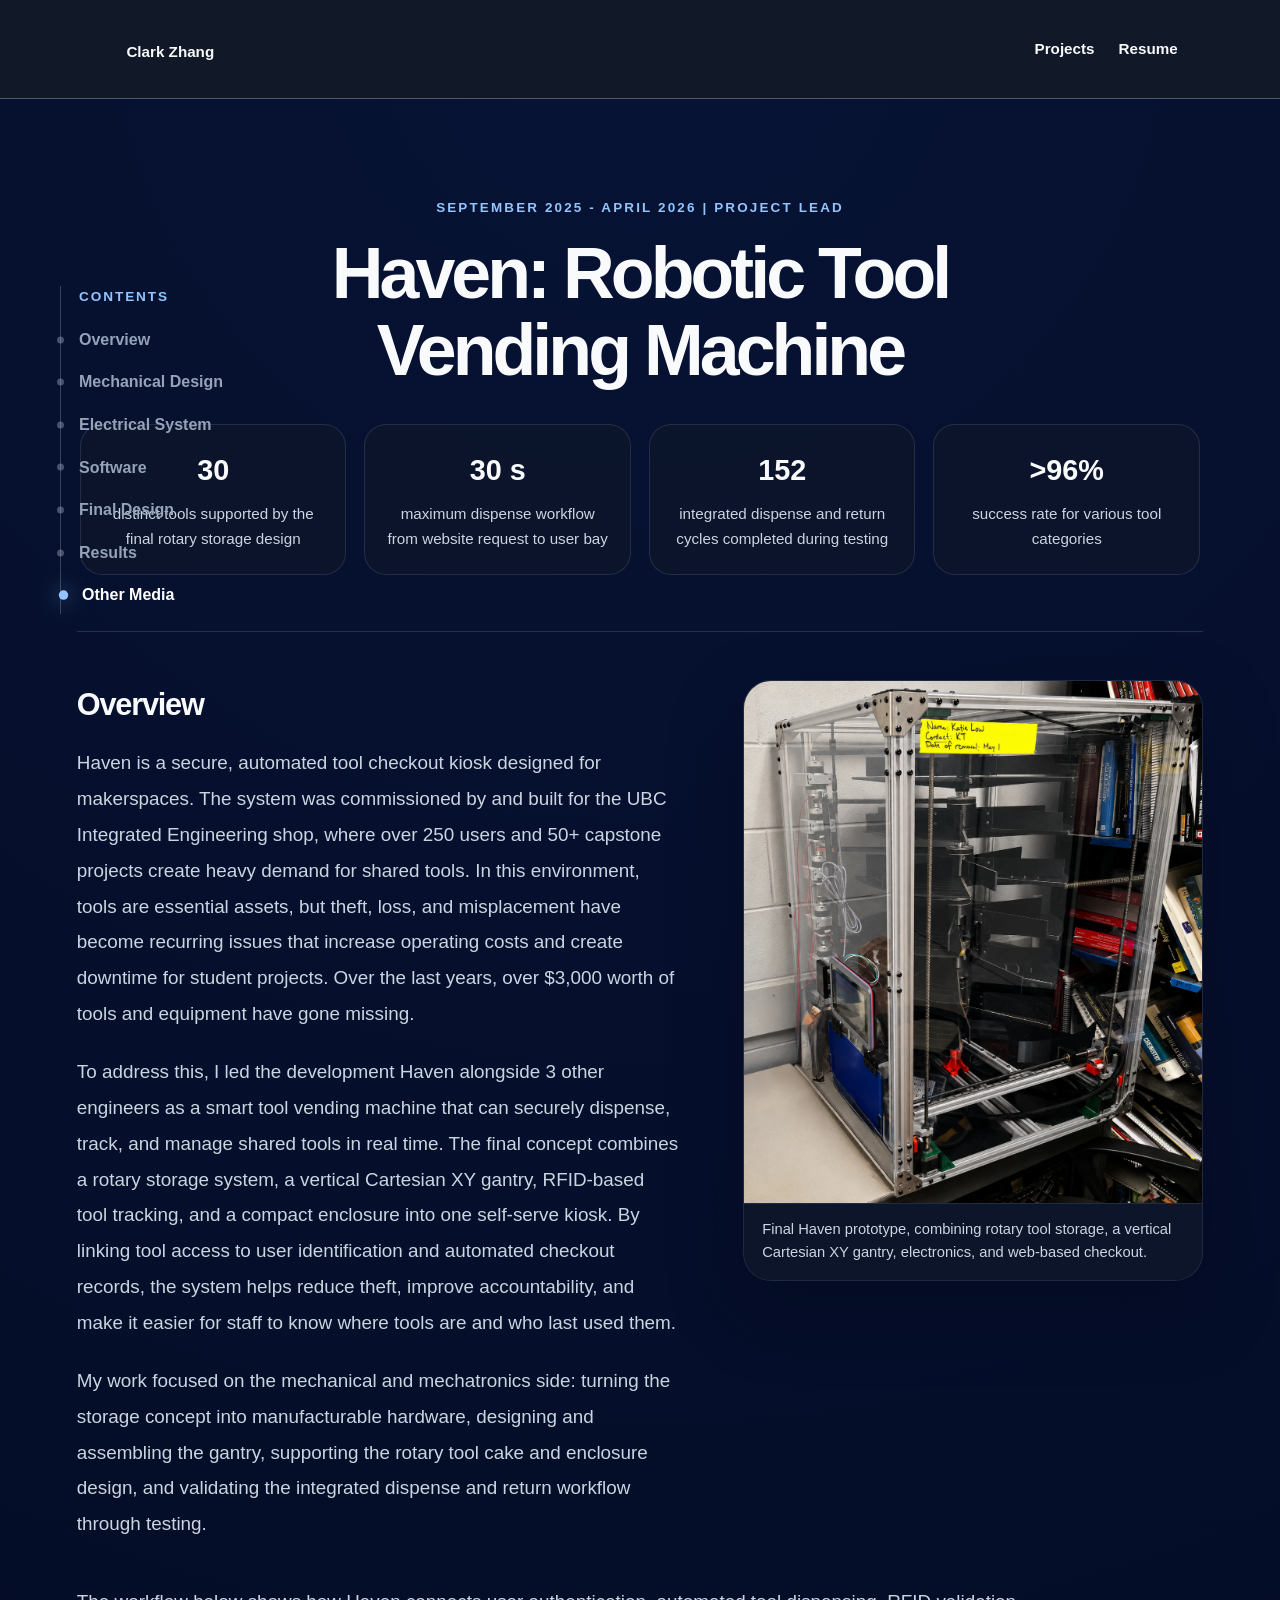
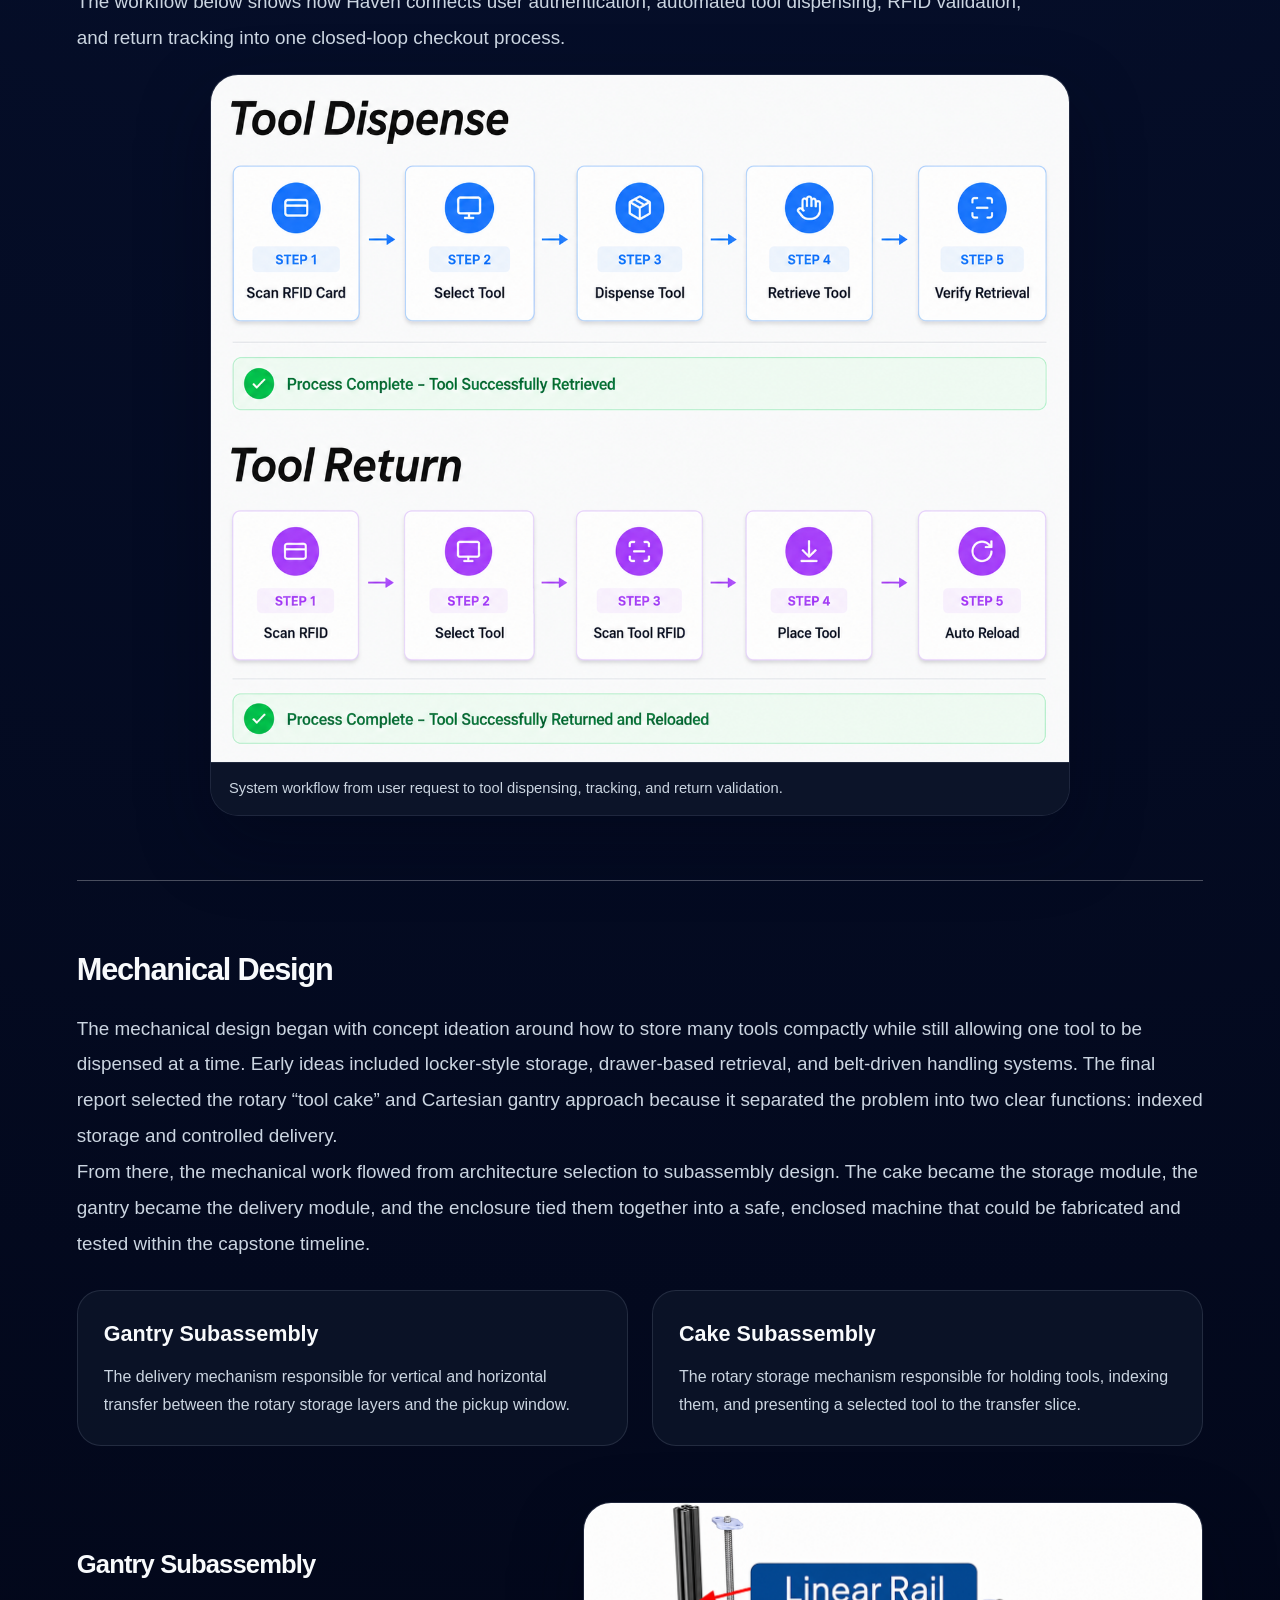
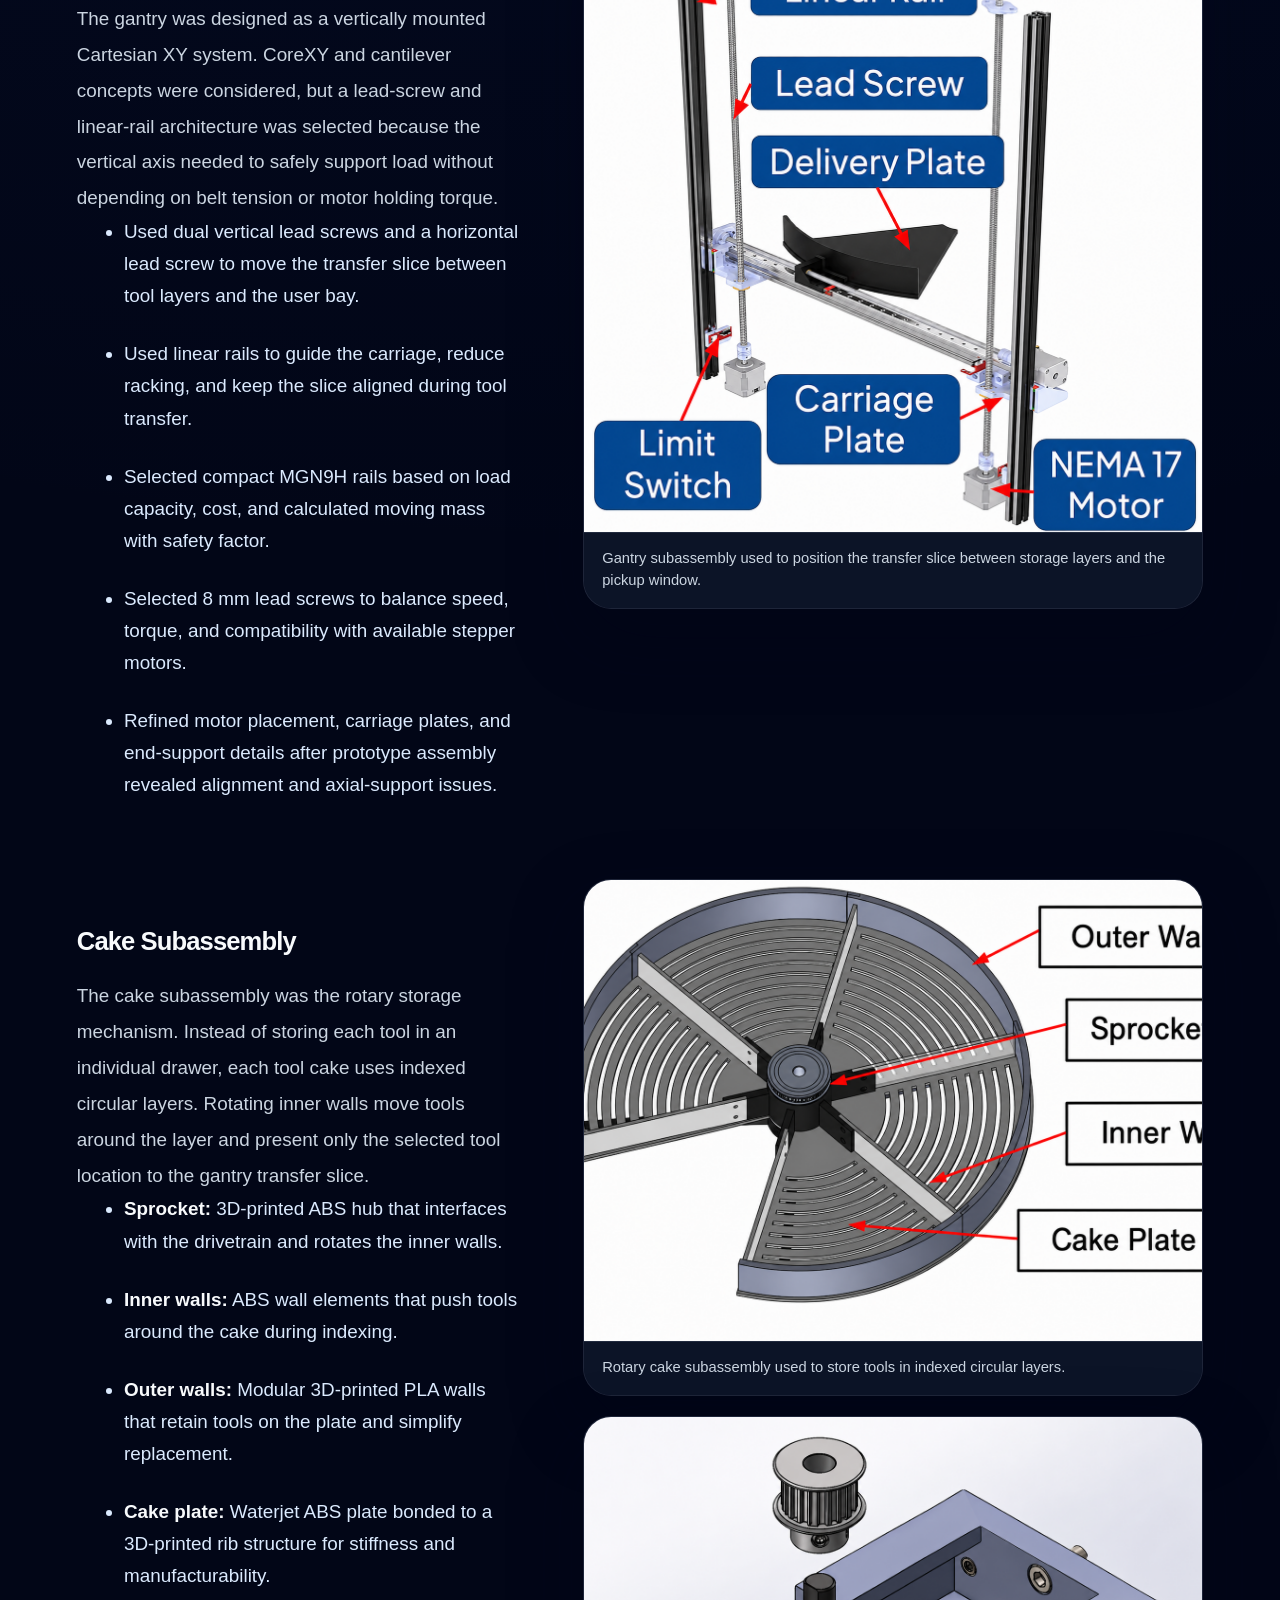
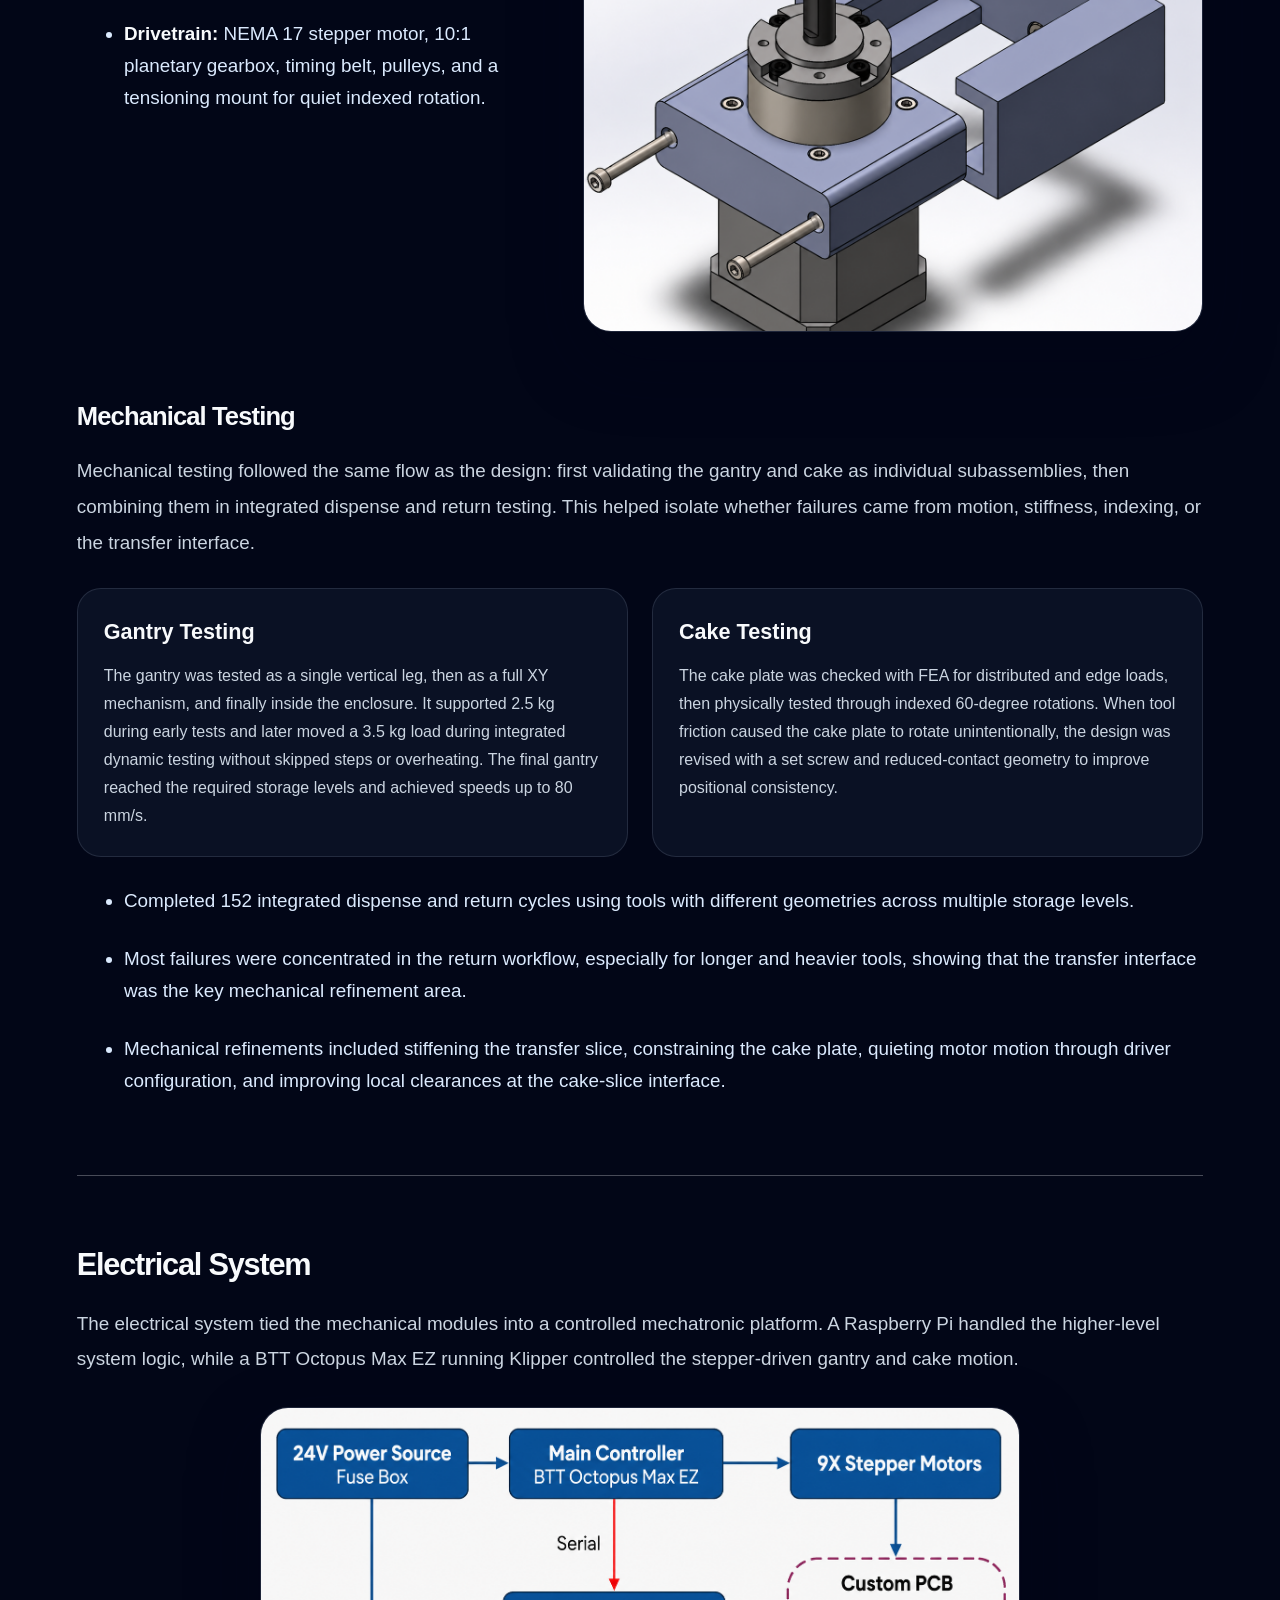
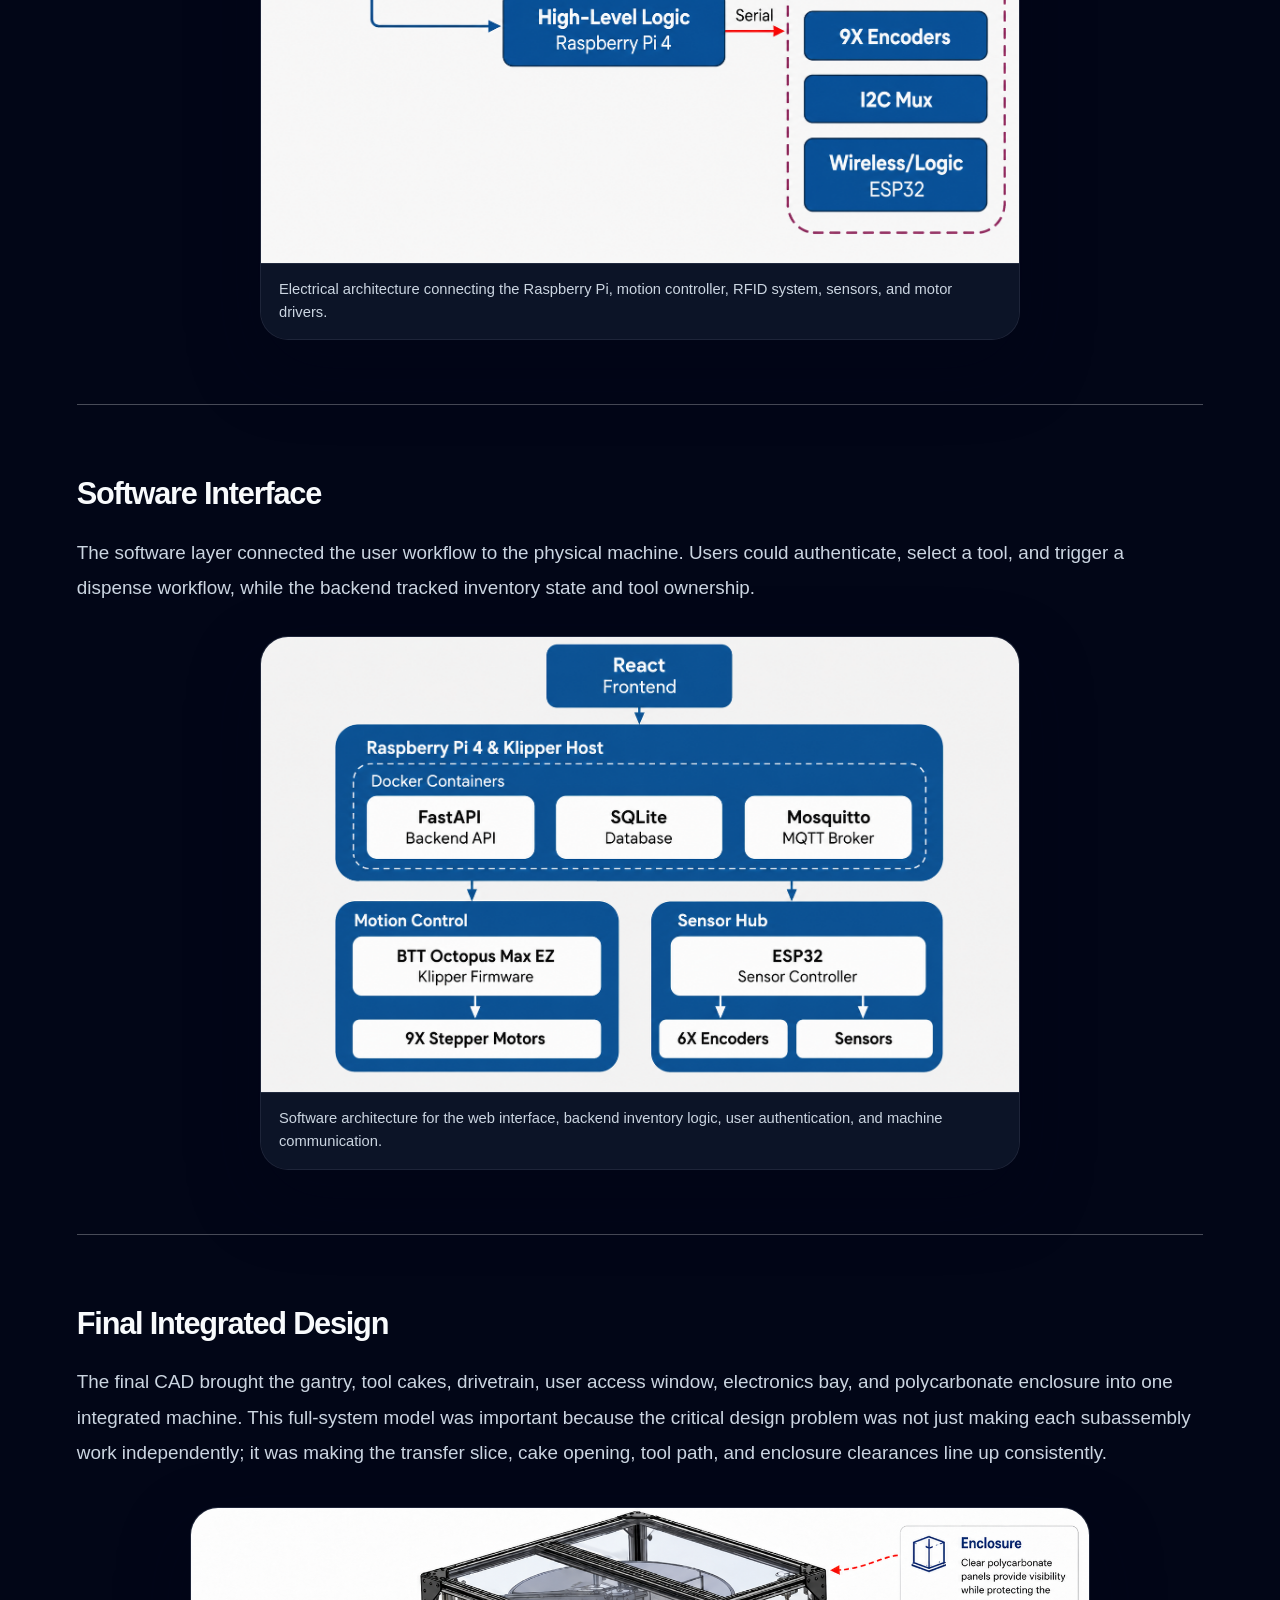
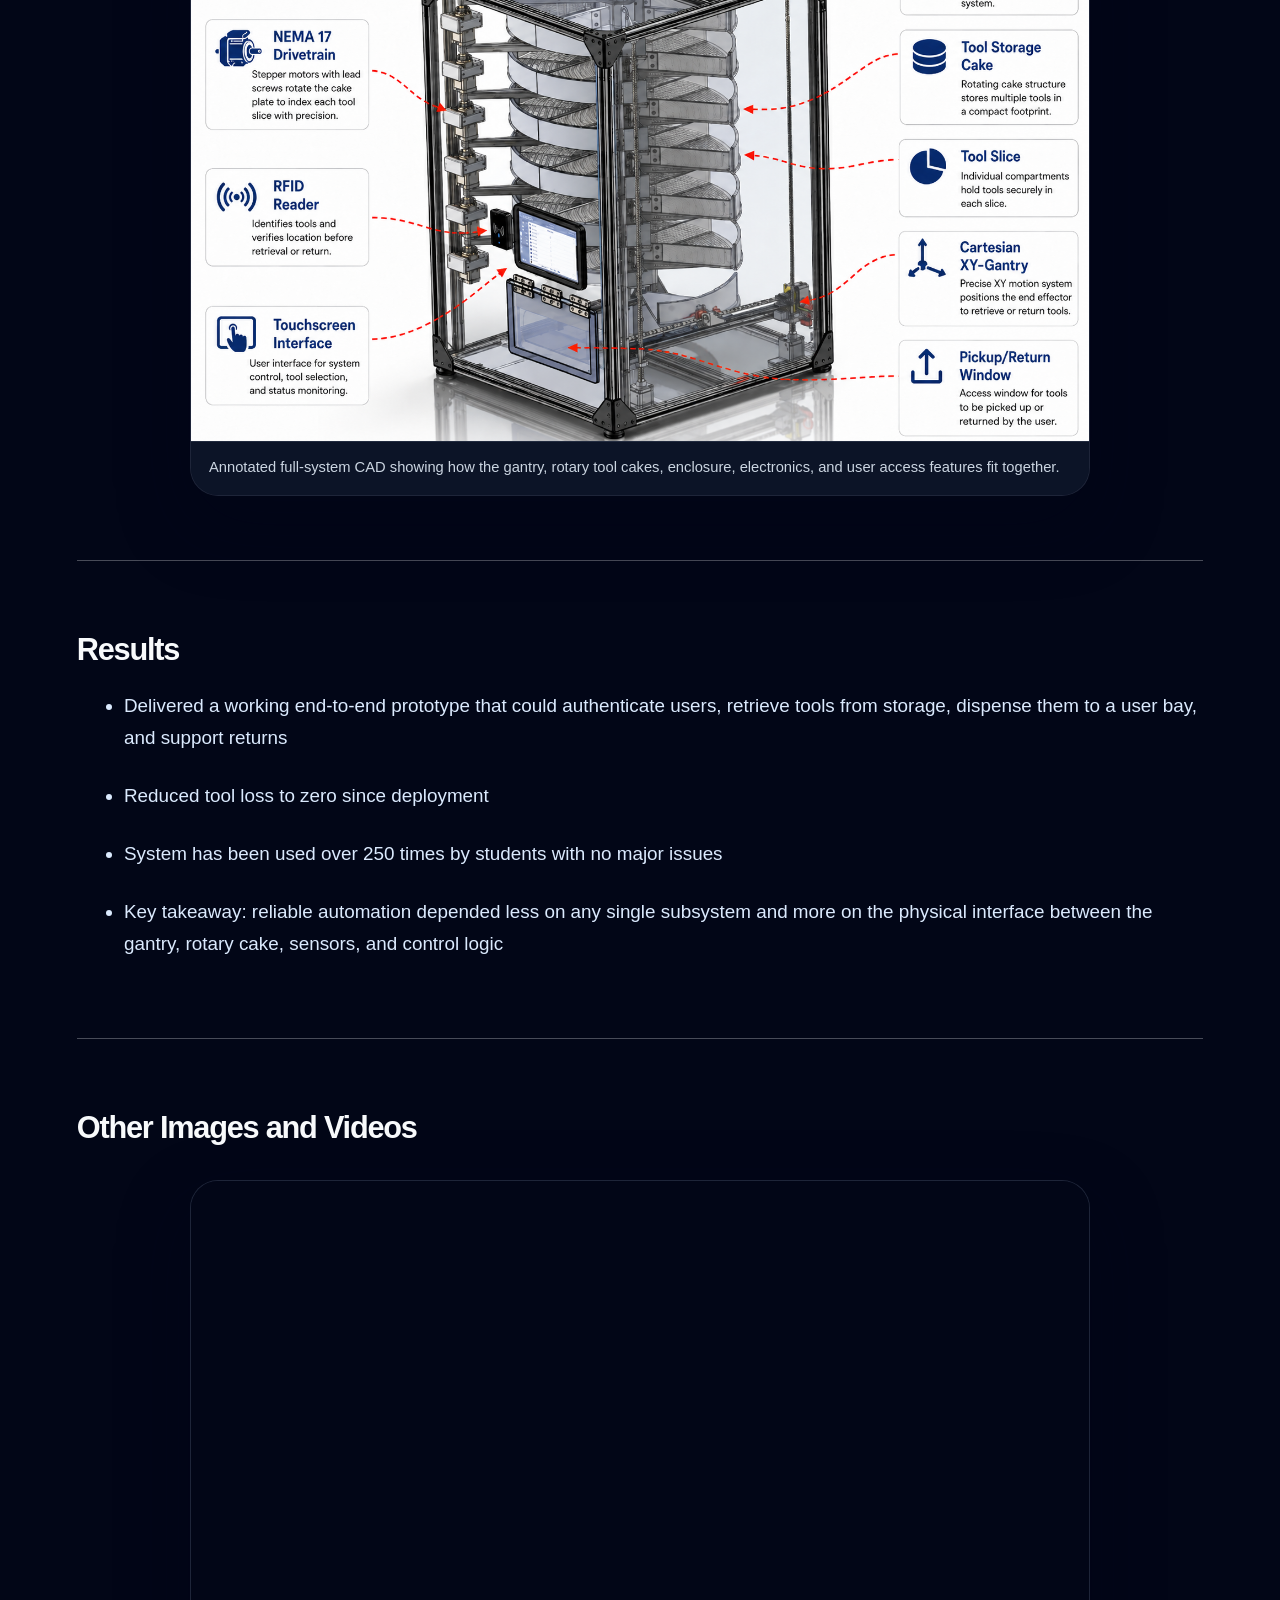
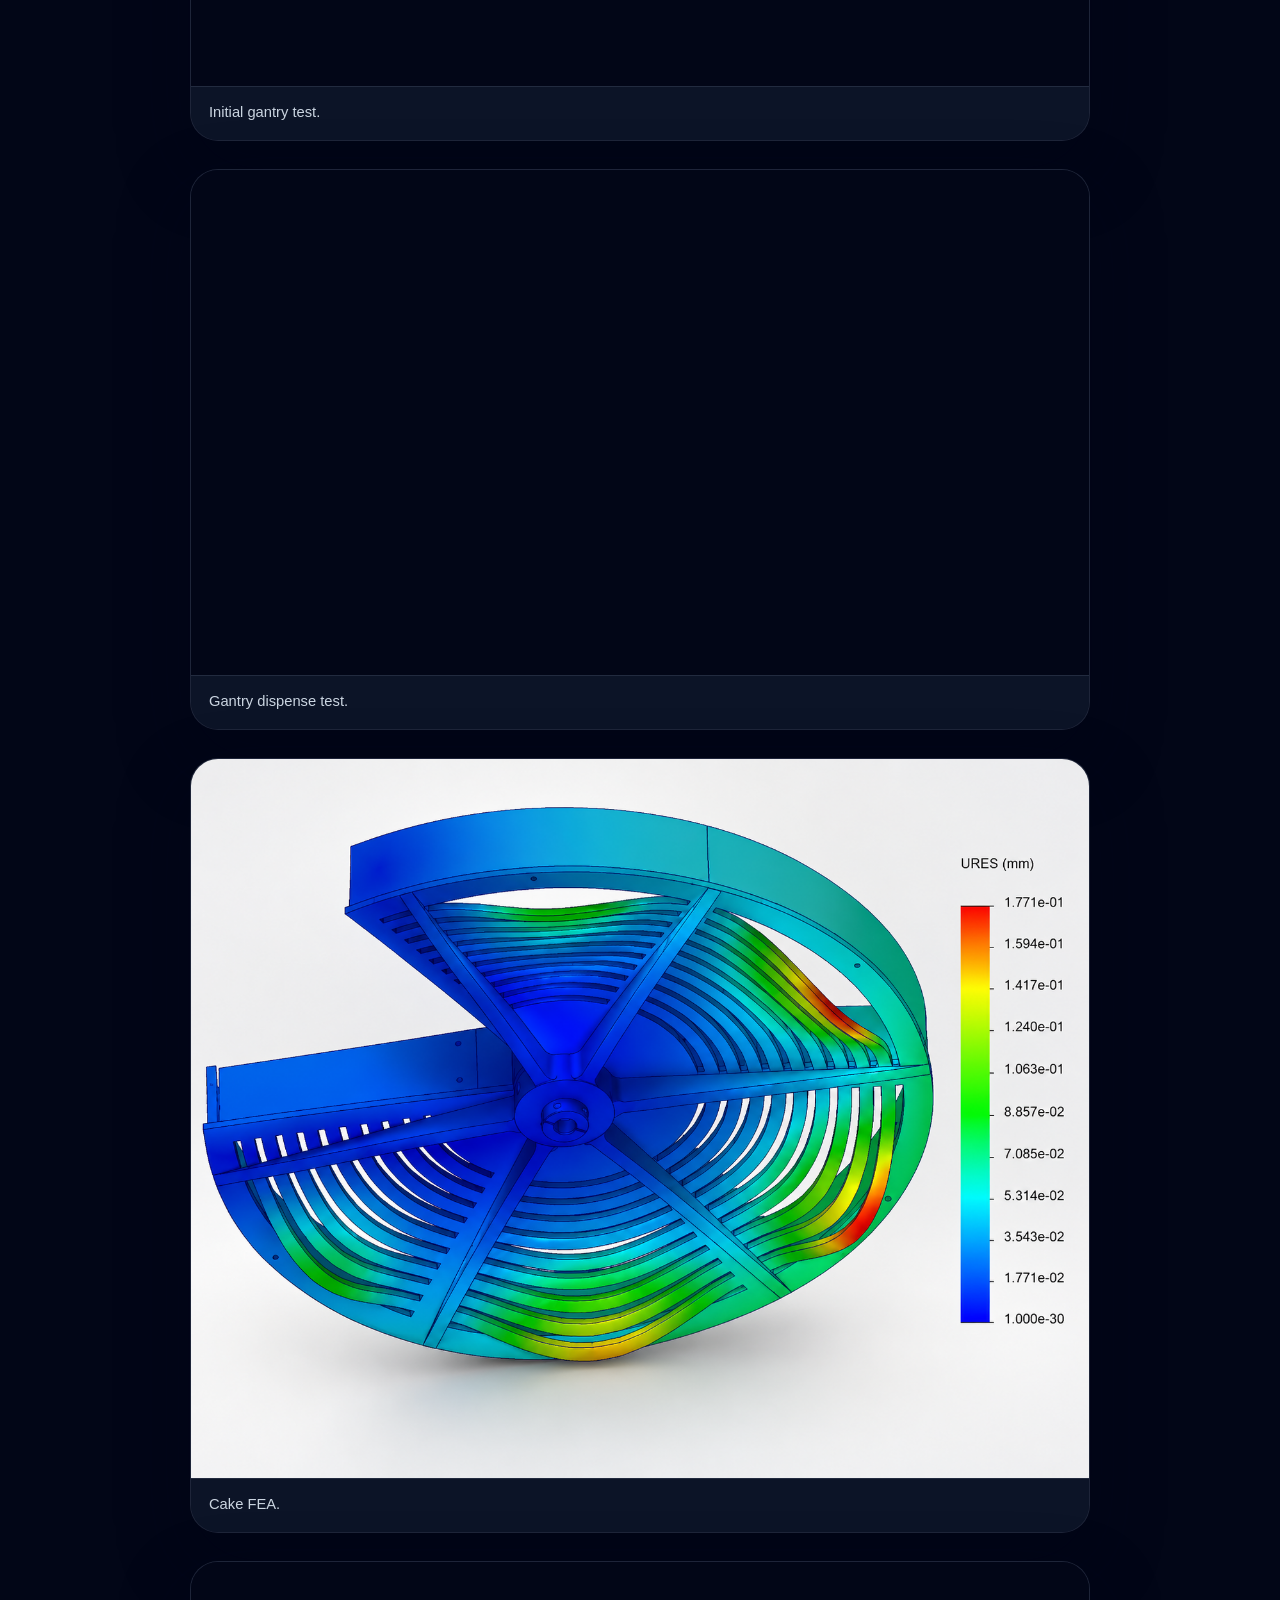
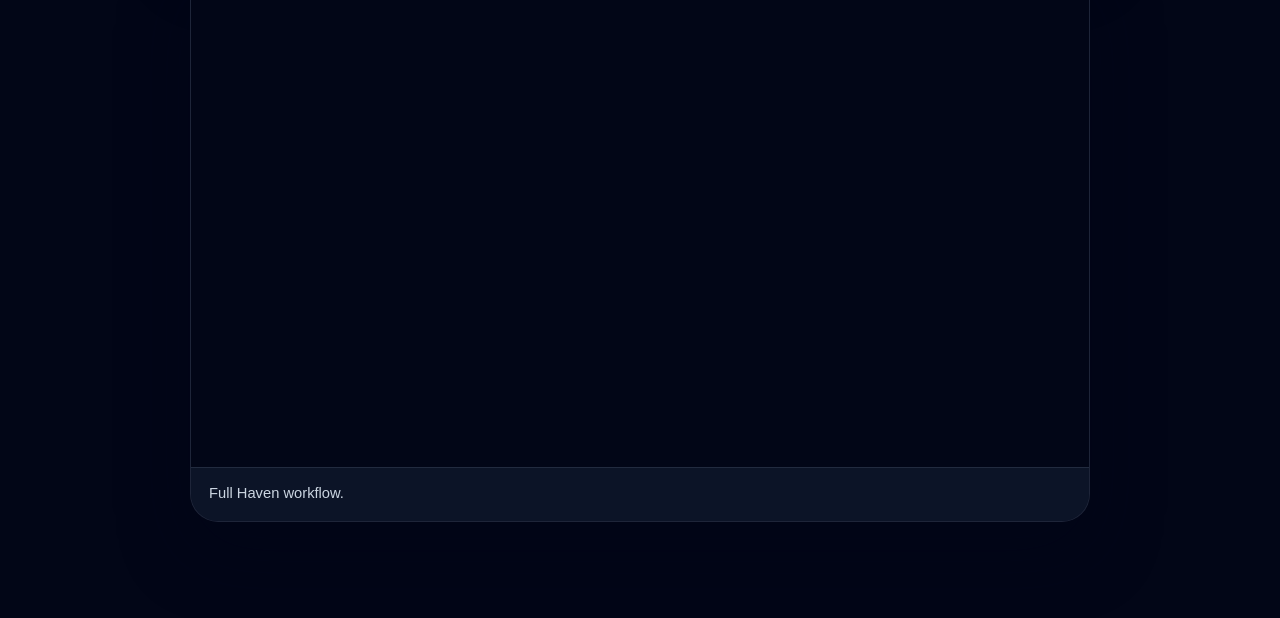
<file: projects/haven.html>
<!DOCTYPE html>
<html lang="en">
<head>
  <meta charset="UTF-8" />
  <meta name="viewport" content="width=device-width, initial-scale=1.0" />
  <title>Haven Robotic Tool Vending Machine | Clark Zhang</title>
  <link rel="stylesheet" href="../style.css" />
  <style>
    .project-detail { width: min(1700px, 96vw); }
    .project-detail-content { width: min(1400px, 88vw); }
    .project-title-block { width: min(1400px, 88vw); margin-left: auto; margin-right: auto; padding-bottom: 56px; border-bottom: 1px solid rgba(148, 163, 184, 0.22); }
    .project-title-block h1 { font-size: clamp(3rem, 5.6vw, 5.7rem); line-height: 1.08; max-width: 1120px; margin-left: auto; margin-right: auto; }
    .page-toc { position: fixed; top: 50%; left: 60px; transform: translateY(-50%); z-index: 10; width: 220px; display: flex; flex-direction: column; align-items: flex-start; justify-content: flex-start; gap: 5px; padding-left: 18px; border-left: 1px solid rgba(148, 163, 184, 0.34); text-align: left; }
    .page-toc-title { margin-bottom: 8px; font-size: 0.85rem; letter-spacing: 0.14em; text-transform: uppercase; color: #93c5fd; font-weight: 800; text-align: left; }
    .page-toc a { position: relative; display: block; width: 100%; margin-left: 0; padding: 8px 0; color: #94a3b8; font-size: 1rem; line-height: 1.35; border-bottom: none; text-align: left; transition: color 0.2s ease, transform 0.2s ease; }
    .page-toc a::before { content: ""; position: absolute; left: -22px; top: 50%; width: 7px; height: 7px; border-radius: 999px; background: rgba(148, 163, 184, 0.45); transform: translateY(-50%); transition: background 0.2s ease, box-shadow 0.2s ease, transform 0.2s ease; }
    .page-toc a:hover, .page-toc a.active { color: #ffffff; transform: translateX(3px); }
    .page-toc a:hover::before, .page-toc a.active::before { background: #93c5fd; box-shadow: 0 0 16px rgba(147, 197, 253, 0.75); transform: translateY(-50%) scale(1.35); }
    .toc-target { scroll-margin-top: 110px; }
    .project-detail-section { padding-bottom: 64px; border-bottom: 1.5px solid rgba(255, 255, 255, 0.28); }
    .project-detail-section + .project-detail-section { margin-top: 64px; }
    .project-detail-section:last-child { border-bottom: none; padding-bottom: 0; }
    .haven-layout { display: grid; grid-template-columns: minmax(0, 1fr) minmax(320px, 460px); gap: 64px; align-items: start; }
    .haven-wide-layout { display: grid; grid-template-columns: minmax(0, 1fr) minmax(420px, 620px); gap: 64px; align-items: start; }
    .cake-subassembly-layout { align-items: stretch; }
    .haven-copy p + p { margin-top: 22px; }
    .haven-copy h3 { margin-top: 42px; margin-bottom: 16px; font-family: "Space Grotesk", "Inter", sans-serif; font-size: clamp(1.45rem, 2vw, 1.9rem); color: #f8fafc; letter-spacing: -0.035em; }
    .haven-list { margin-top: 0; padding-left: 1.2rem; }
    .haven-list li { margin-bottom: 14px; line-height: 1.7; color: #dbeafe; }
    .project-inline-image { margin: 0; border-radius: 28px; overflow: hidden; border: 1px solid rgba(148, 163, 184, 0.16); background: rgba(15, 23, 42, 0.5); box-shadow: 0 28px 70px rgba(2, 6, 23, 0.35); }
    .project-inline-image img { width: 100%; display: block; }
    .project-inline-image figcaption { padding: 14px 18px 16px; font-size: 0.92rem; line-height: 1.55; color: #cbd5e1; background: rgba(15, 23, 42, 0.72); border-top: 1px solid rgba(148, 163, 184, 0.16); }
    .overview-side-image img { object-fit: contain; }
    .overview-workflow { margin-top: 42px; }
    .workflow-intro { max-width: 980px; color: #dbeafe; font-size: 1.05rem; line-height: 1.75; }
    .workflow-image { margin: 18px auto 0; max-width: min(860px, 100%); }
    .workflow-image img { background: white; }
    .subsection-grid { display: grid; grid-template-columns: repeat(2, 1fr); gap: 24px; margin-top: 28px; }
    .subsection-card { padding: 26px; border-radius: 24px; background: rgba(15, 23, 42, 0.72); border: 1px solid rgba(148, 163, 184, 0.18); }
    .subsection-card h3 { margin: 0 0 12px; font-family: "Space Grotesk", "Inter", sans-serif; font-size: 1.35rem; color: #f8fafc; }
    .subsection-card p { font-size: 1rem; line-height: 1.75; color: #cbd5e1; }
    .image-stack { display: flex; flex-direction: column; gap: 20px; height: 100%; }
    .image-stack .project-inline-image { flex: 1; display: flex; flex-direction: column; }
    .image-stack .project-inline-image img { flex: 1; height: 100%; object-fit: cover; object-position: top center; }
    .system-architecture-image { margin: 30px auto 0; max-width: min(760px, 100%); }
    .full-system-image { margin: 36px auto 0; max-width: min(900px, 100%); }
    .media-grid { display: grid; grid-template-columns: 1fr; gap: 28px; margin: 28px auto 0; max-width: min(900px, 100%); }
    .video-card iframe { width: 100%; aspect-ratio: 16 / 9; border: 0; display: block; background: #020617; }
    .metrics-grid { display: grid; grid-template-columns: repeat(4, 1fr); gap: 18px; width: min(1120px, 100%); margin: 34px auto 0; }
    .metric-card { padding: 22px; border-radius: 22px; background: rgba(15, 23, 42, 0.72); border: 1px solid rgba(148, 163, 184, 0.18); }
    .metric-card strong { display: block; margin-bottom: 8px; font-family: "Space Grotesk", "Inter", sans-serif; font-size: 1.8rem; color: #f8fafc; }
    .metric-card span { color: #cbd5e1; font-size: 0.95rem; line-height: 1.5; }
    @media (max-width: 1200px) { .page-toc { display: none; } }
    @media (max-width: 1100px) { .haven-layout, .haven-wide-layout { grid-template-columns: 1fr; } .subsection-grid, .metrics-grid { grid-template-columns: repeat(2, 1fr); } .image-stack { height: auto; } }
    @media (max-width: 700px) { .project-detail, .project-detail-content { width: 100%; } .subsection-grid, .metrics-grid { grid-template-columns: 1fr; } }
  </style>
  <script type="text/javascript">
    (function(c,l,a,r,i,t,y){
        c[a]=c[a]||function(){(c[a].q=c[a].q||[]).push(arguments)};
        t=l.createElement(r);t.async=1;t.src="https://www.clarity.ms/tag/"+i;
        y=l.getElementsByTagName(r)[0];y.parentNode.insertBefore(t,y);
    })(window, document, "clarity", "script", "x20qaftt5k");
  </script>
</head>

<body class="project-page-body">
  <header class="project-page-header"><nav><h2><a href="../index.html">Clark Zhang</a></h2><div><a href="../index.html#projects">Projects</a><a href="../resume.pdf">Resume</a></div></nav></header>

  <nav class="page-toc" aria-label="Haven page contents"><div class="page-toc-title">Contents</div><a class="toc-link" href="#overview">Overview</a><a class="toc-link" href="#mechanical-design">Mechanical Design</a><a class="toc-link" href="#electrical">Electrical System</a><a class="toc-link" href="#software">Software</a><a class="toc-link" href="#integrated-design">Final Design</a><a class="toc-link" href="#results">Results</a><a class="toc-link" href="#other-media">Other Media</a></nav>

  <main class="project-detail">
    <section class="project-title-block"><p class="project-meta">September 2025 - April 2026 | Project Lead</p><h1>Haven: Robotic Tool Vending Machine</h1><div class="metrics-grid"><div class="metric-card"><strong>30</strong><span>distinct tools supported by the final rotary storage design</span></div><div class="metric-card"><strong>30 s</strong><span>maximum dispense workflow from website request to user bay</span></div><div class="metric-card"><strong>152</strong><span>integrated dispense and return cycles completed during testing</span></div><div class="metric-card"><strong>&gt;96%</strong><span>success rate for various tool categories</span></div></div></section>

    <div class="project-detail-content">
      <section id="overview" class="project-detail-section toc-target"><div class="haven-layout"><div class="haven-copy"><h2>Overview</h2><p>Haven is a secure, automated tool checkout kiosk designed for makerspaces. The system was commissioned by and built for the UBC Integrated Engineering shop, where over 250 users and 50+ capstone projects create heavy demand for shared tools. In this environment, tools are essential assets, but theft, loss, and misplacement have become recurring issues that increase operating costs and create downtime for student projects. Over the last years, over $3,000 worth of tools and equipment have gone missing.</p><p>To address this, I led the development Haven alongside 3 other engineers as a smart tool vending machine that can securely dispense, track, and manage shared tools in real time. The final concept combines a rotary storage system, a vertical Cartesian XY gantry, RFID-based tool tracking, and a compact enclosure into one self-serve kiosk. By linking tool access to user identification and automated checkout records, the system helps reduce theft, improve accountability, and make it easier for staff to know where tools are and who last used them.</p><p>My work focused on the mechanical and mechatronics side: turning the storage concept into manufacturable hardware, designing and assembling the gantry, supporting the rotary tool cake and enclosure design, and validating the integrated dispense and return workflow through testing.</p></div><figure class="project-inline-image overview-side-image"><img src="../images/haven/haven.png" alt="Haven robotic tool vending machine prototype"><figcaption>Final Haven prototype, combining rotary tool storage, a vertical Cartesian XY gantry, electronics, and web-based checkout.</figcaption></figure></div><div class="haven-copy overview-workflow"><p class="workflow-intro">The workflow below shows how Haven connects user authentication, automated tool dispensing, RFID validation, and return tracking into one closed-loop checkout process.</p></div><figure class="project-inline-image workflow-image"><img src="../images/haven/haven_workflow.png" alt="Haven automated tool checkout workflow"><figcaption>System workflow from user request to tool dispensing, tracking, and return validation.</figcaption></figure></section>

      <section id="mechanical-design" class="project-detail-section toc-target"><h2>Mechanical Design</h2><p>The mechanical design began with concept ideation around how to store many tools compactly while still allowing one tool to be dispensed at a time. Early ideas included locker-style storage, drawer-based retrieval, and belt-driven handling systems. The final report selected the rotary “tool cake” and Cartesian gantry approach because it separated the problem into two clear functions: indexed storage and controlled delivery.</p><p>From there, the mechanical work flowed from architecture selection to subassembly design. The cake became the storage module, the gantry became the delivery module, and the enclosure tied them together into a safe, enclosed machine that could be fabricated and tested within the capstone timeline.</p><div class="subsection-grid"><div class="subsection-card"><h3>Gantry Subassembly</h3><p>The delivery mechanism responsible for vertical and horizontal transfer between the rotary storage layers and the pickup window.</p></div><div class="subsection-card"><h3>Cake Subassembly</h3><p>The rotary storage mechanism responsible for holding tools, indexing them, and presenting a selected tool to the transfer slice.</p></div></div><div class="haven-wide-layout" style="margin-top: 56px;"><div class="haven-copy"><h3>Gantry Subassembly</h3><p>The gantry was designed as a vertically mounted Cartesian XY system. CoreXY and cantilever concepts were considered, but a lead-screw and linear-rail architecture was selected because the vertical axis needed to safely support load without depending on belt tension or motor holding torque.</p><ul class="haven-list"><li>Used dual vertical lead screws and a horizontal lead screw to move the transfer slice between tool layers and the user bay.</li><li>Used linear rails to guide the carriage, reduce racking, and keep the slice aligned during tool transfer.</li><li>Selected compact MGN9H rails based on load capacity, cost, and calculated moving mass with safety factor.</li><li>Selected 8 mm lead screws to balance speed, torque, and compatibility with available stepper motors.</li><li>Refined motor placement, carriage plates, and end-support details after prototype assembly revealed alignment and axial-support issues.</li></ul></div><figure class="project-inline-image"><img src="../images/haven/gantry.png" alt="Haven vertical Cartesian XY gantry subassembly"><figcaption>Gantry subassembly used to position the transfer slice between storage layers and the pickup window.</figcaption></figure></div><div class="haven-wide-layout cake-subassembly-layout" style="margin-top: 64px;"><div class="haven-copy"><h3>Cake Subassembly</h3><p>The cake subassembly was the rotary storage mechanism. Instead of storing each tool in an individual drawer, each tool cake uses indexed circular layers. Rotating inner walls move tools around the layer and present only the selected tool location to the gantry transfer slice.</p><ul class="haven-list"><li><strong>Sprocket:</strong> 3D-printed ABS hub that interfaces with the drivetrain and rotates the inner walls.</li><li><strong>Inner walls:</strong> ABS wall elements that push tools around the cake during indexing.</li><li><strong>Outer walls:</strong> Modular 3D-printed PLA walls that retain tools on the plate and simplify replacement.</li><li><strong>Cake plate:</strong> Waterjet ABS plate bonded to a 3D-printed rib structure for stiffness and manufacturability.</li><li><strong>Drivetrain:</strong> NEMA 17 stepper motor, 10:1 planetary gearbox, timing belt, pulleys, and a tensioning mount for quiet indexed rotation.</li></ul></div><div class="image-stack"><figure class="project-inline-image"><img src="../images/haven/cake.png" alt="Haven rotary tool cake subassembly"><figcaption>Rotary cake subassembly used to store tools in indexed circular layers.</figcaption></figure><figure class="project-inline-image"><img src="../images/haven/drivetrain.png" alt="Haven rotary cake drivetrain"><figcaption>Drivetrain used to index the rotary cake during tool selection.</figcaption></figure></div></div><div class="haven-copy" style="margin-top: 64px;"><h3>Mechanical Testing</h3><p>Mechanical testing followed the same flow as the design: first validating the gantry and cake as individual subassemblies, then combining them in integrated dispense and return testing. This helped isolate whether failures came from motion, stiffness, indexing, or the transfer interface.</p></div><div class="subsection-grid"><div class="subsection-card"><h3>Gantry Testing</h3><p>The gantry was tested as a single vertical leg, then as a full XY mechanism, and finally inside the enclosure. It supported 2.5 kg during early tests and later moved a 3.5 kg load during integrated dynamic testing without skipped steps or overheating. The final gantry reached the required storage levels and achieved speeds up to 80 mm/s.</p></div><div class="subsection-card"><h3>Cake Testing</h3><p>The cake plate was checked with FEA for distributed and edge loads, then physically tested through indexed 60-degree rotations. When tool friction caused the cake plate to rotate unintentionally, the design was revised with a set screw and reduced-contact geometry to improve positional consistency.</p></div></div><ul class="haven-list" style="margin-top: 28px;"><li>Completed 152 integrated dispense and return cycles using tools with different geometries across multiple storage levels.</li><li>Most failures were concentrated in the return workflow, especially for longer and heavier tools, showing that the transfer interface was the key mechanical refinement area.</li><li>Mechanical refinements included stiffening the transfer slice, constraining the cake plate, quieting motor motion through driver configuration, and improving local clearances at the cake-slice interface.</li></ul></section>

      <section id="electrical" class="project-detail-section toc-target"><h2>Electrical System</h2><p>The electrical system tied the mechanical modules into a controlled mechatronic platform. A Raspberry Pi handled the higher-level system logic, while a BTT Octopus Max EZ running Klipper controlled the stepper-driven gantry and cake motion.</p><figure class="project-inline-image system-architecture-image"><img src="../images/haven/electrical_architecture.png" alt="Haven electrical architecture diagram"><figcaption>Electrical architecture connecting the Raspberry Pi, motion controller, RFID system, sensors, and motor drivers.</figcaption></figure></section>

      <section id="software" class="project-detail-section toc-target"><h2>Software Interface</h2><p>The software layer connected the user workflow to the physical machine. Users could authenticate, select a tool, and trigger a dispense workflow, while the backend tracked inventory state and tool ownership.</p><figure class="project-inline-image system-architecture-image"><img src="../images/haven/software_architecture.png" alt="Haven software architecture diagram"><figcaption>Software architecture for the web interface, backend inventory logic, user authentication, and machine communication.</figcaption></figure></section>

      <section id="integrated-design" class="project-detail-section toc-target"><h2>Final Integrated Design</h2><p>The final CAD brought the gantry, tool cakes, drivetrain, user access window, electronics bay, and polycarbonate enclosure into one integrated machine. This full-system model was important because the critical design problem was not just making each subassembly work independently; it was making the transfer slice, cake opening, tool path, and enclosure clearances line up consistently.</p><figure class="project-inline-image full-system-image"><img src="../images/haven/full_system.png" alt="Annotated CAD of the full Haven robotic tool vending machine system"><figcaption>Annotated full-system CAD showing how the gantry, rotary tool cakes, enclosure, electronics, and user access features fit together.</figcaption></figure></section>

      <section id="results" class="project-detail-section toc-target"><h2>Results</h2><ul class="haven-list"><li>Delivered a working end-to-end prototype that could authenticate users, retrieve tools from storage, dispense them to a user bay, and support returns</li><li>Reduced tool loss to zero since deployment</li><li>System has been used over 250 times by students with no major issues</li><li>Key takeaway: reliable automation depended less on any single subsystem and more on the physical interface between the gantry, rotary cake, sensors, and control logic</li></ul></section>

      <section id="other-media" class="project-detail-section toc-target"><h2>Other Images and Videos</h2><div class="media-grid"><figure class="project-inline-image video-card"><iframe src="https://www.youtube.com/embed/_Pbga7h7vjc" title="Initial gantry test" allowfullscreen></iframe><figcaption>Initial gantry test.</figcaption></figure><figure class="project-inline-image video-card"><iframe src="https://www.youtube.com/embed/GYn91DbYhyA" title="Gantry dispense test" allowfullscreen></iframe><figcaption>Gantry dispense test.</figcaption></figure><figure class="project-inline-image"><img src="../images/haven/cake%20fea.png" alt="Cake FEA result"><figcaption>Cake FEA.</figcaption></figure><figure class="project-inline-image video-card"><iframe src="https://www.youtube.com/embed/ir7OD0P2ORY" title="Full Haven workflow" allowfullscreen></iframe><figcaption>Full Haven workflow.</figcaption></figure></div></section>
    </div>
  </main>

  <script>const tocLinks=document.querySelectorAll('.toc-link');const tocSections=document.querySelectorAll('.toc-target');const setActiveTocLink=(id)=>{tocLinks.forEach((link)=>{link.classList.toggle('active',link.getAttribute('href')===`#${id}`);});};const tocObserver=new IntersectionObserver((entries)=>{entries.forEach((entry)=>{if(entry.isIntersecting)setActiveTocLink(entry.target.id);});},{rootMargin:'-35% 0px -55% 0px',threshold:0});tocSections.forEach((section)=>tocObserver.observe(section));</script>
</body>
</html>
</file>
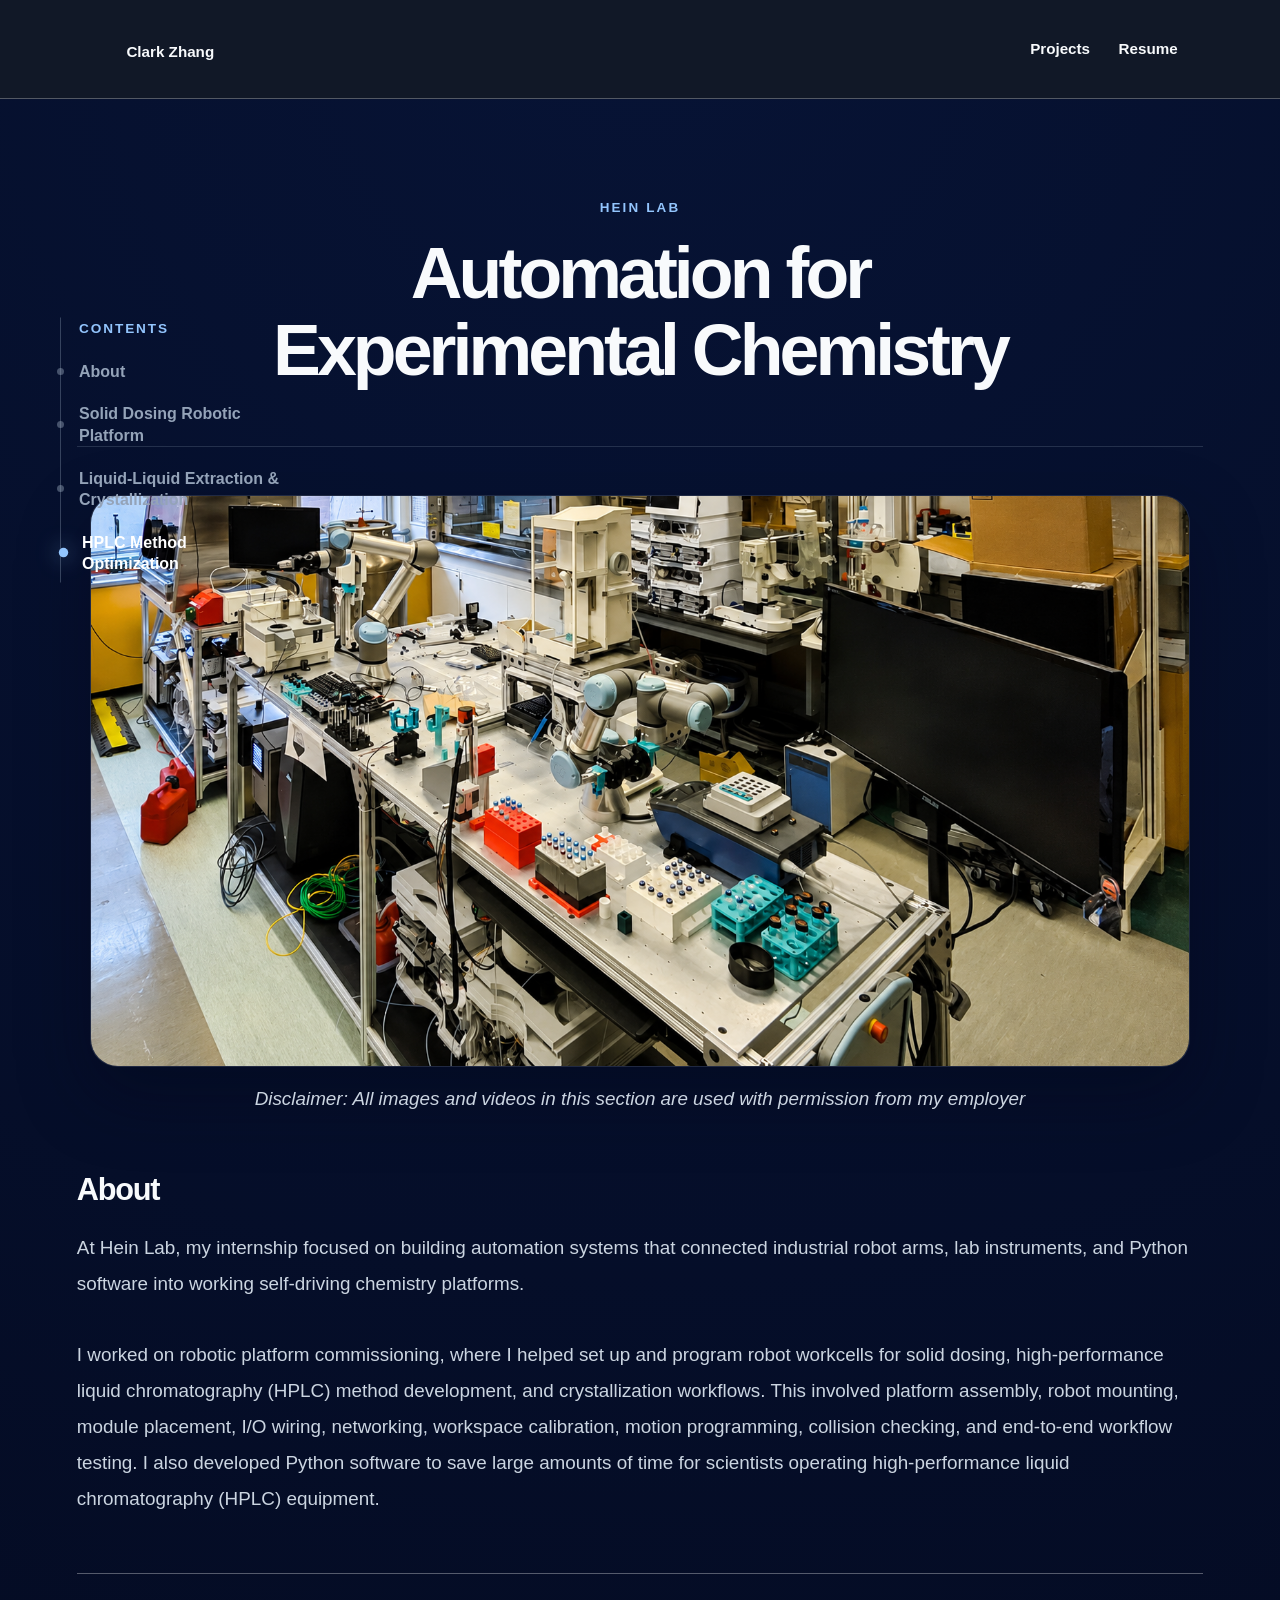
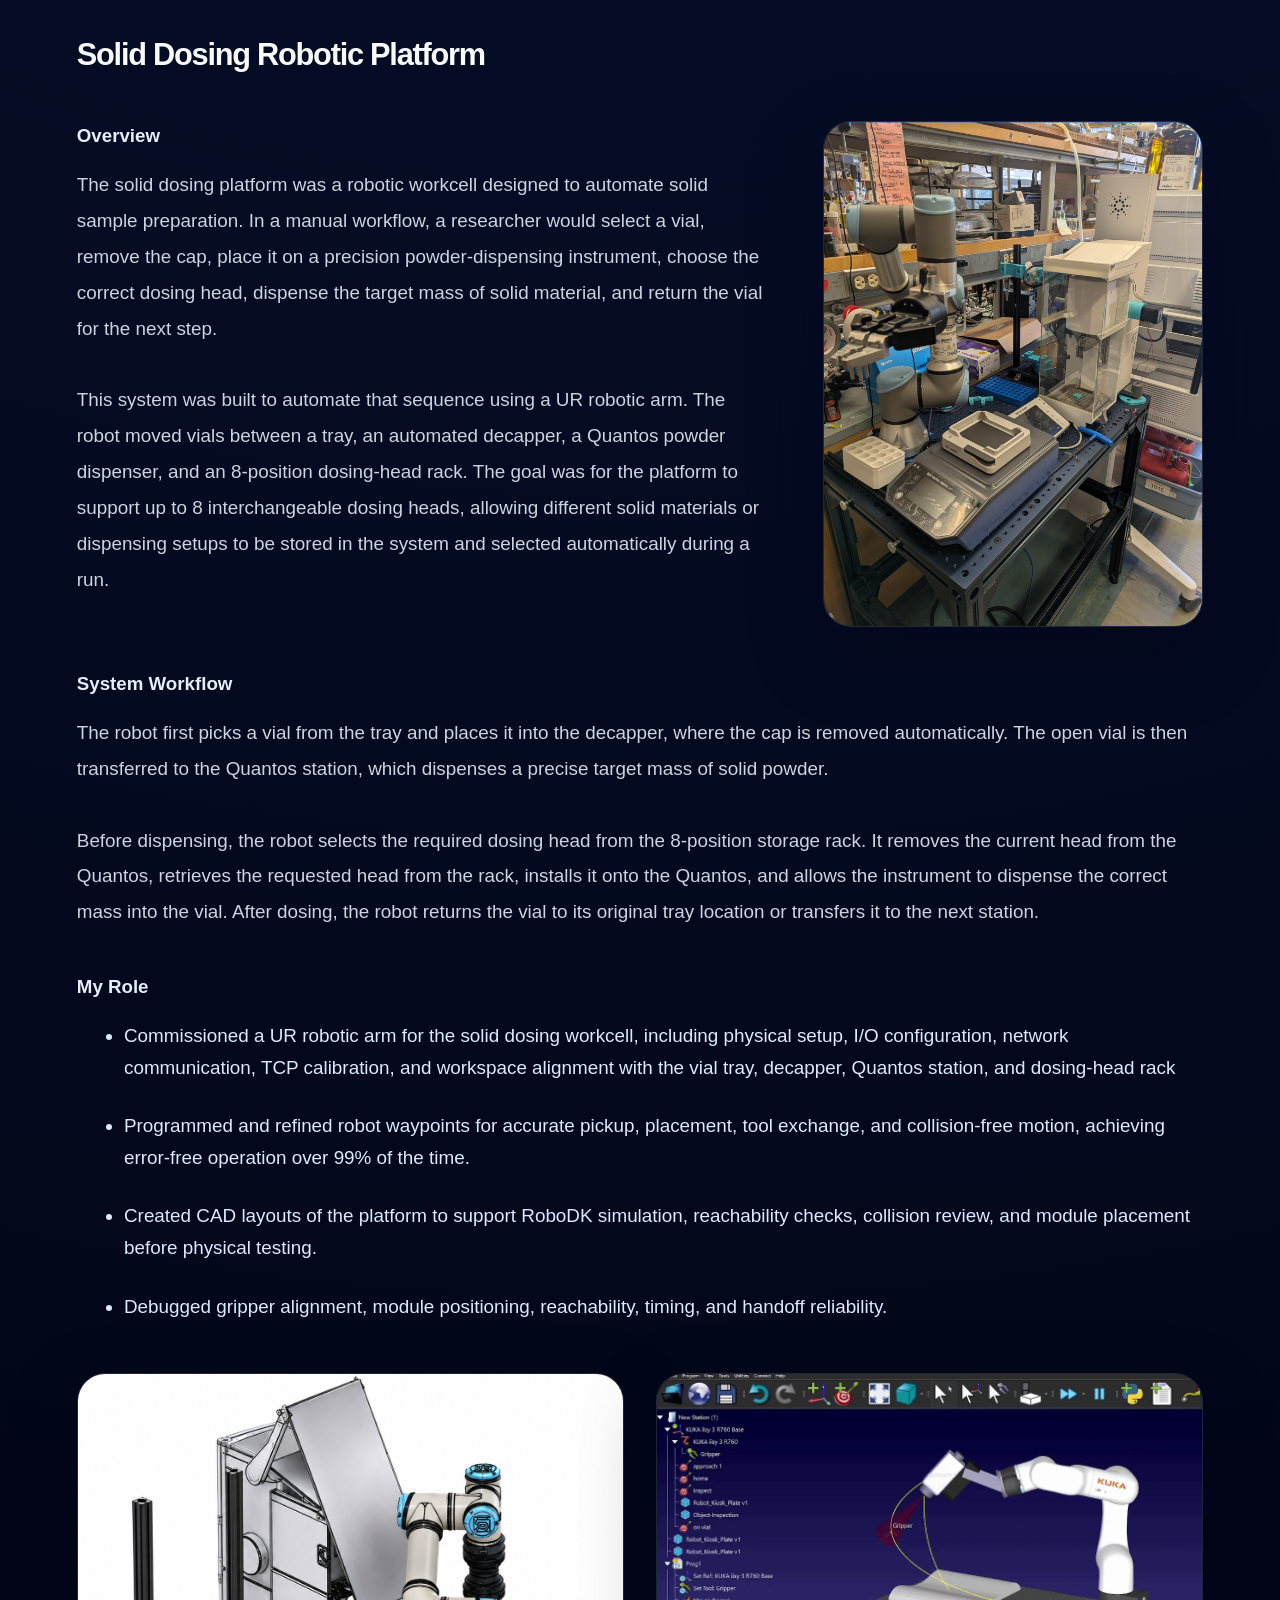
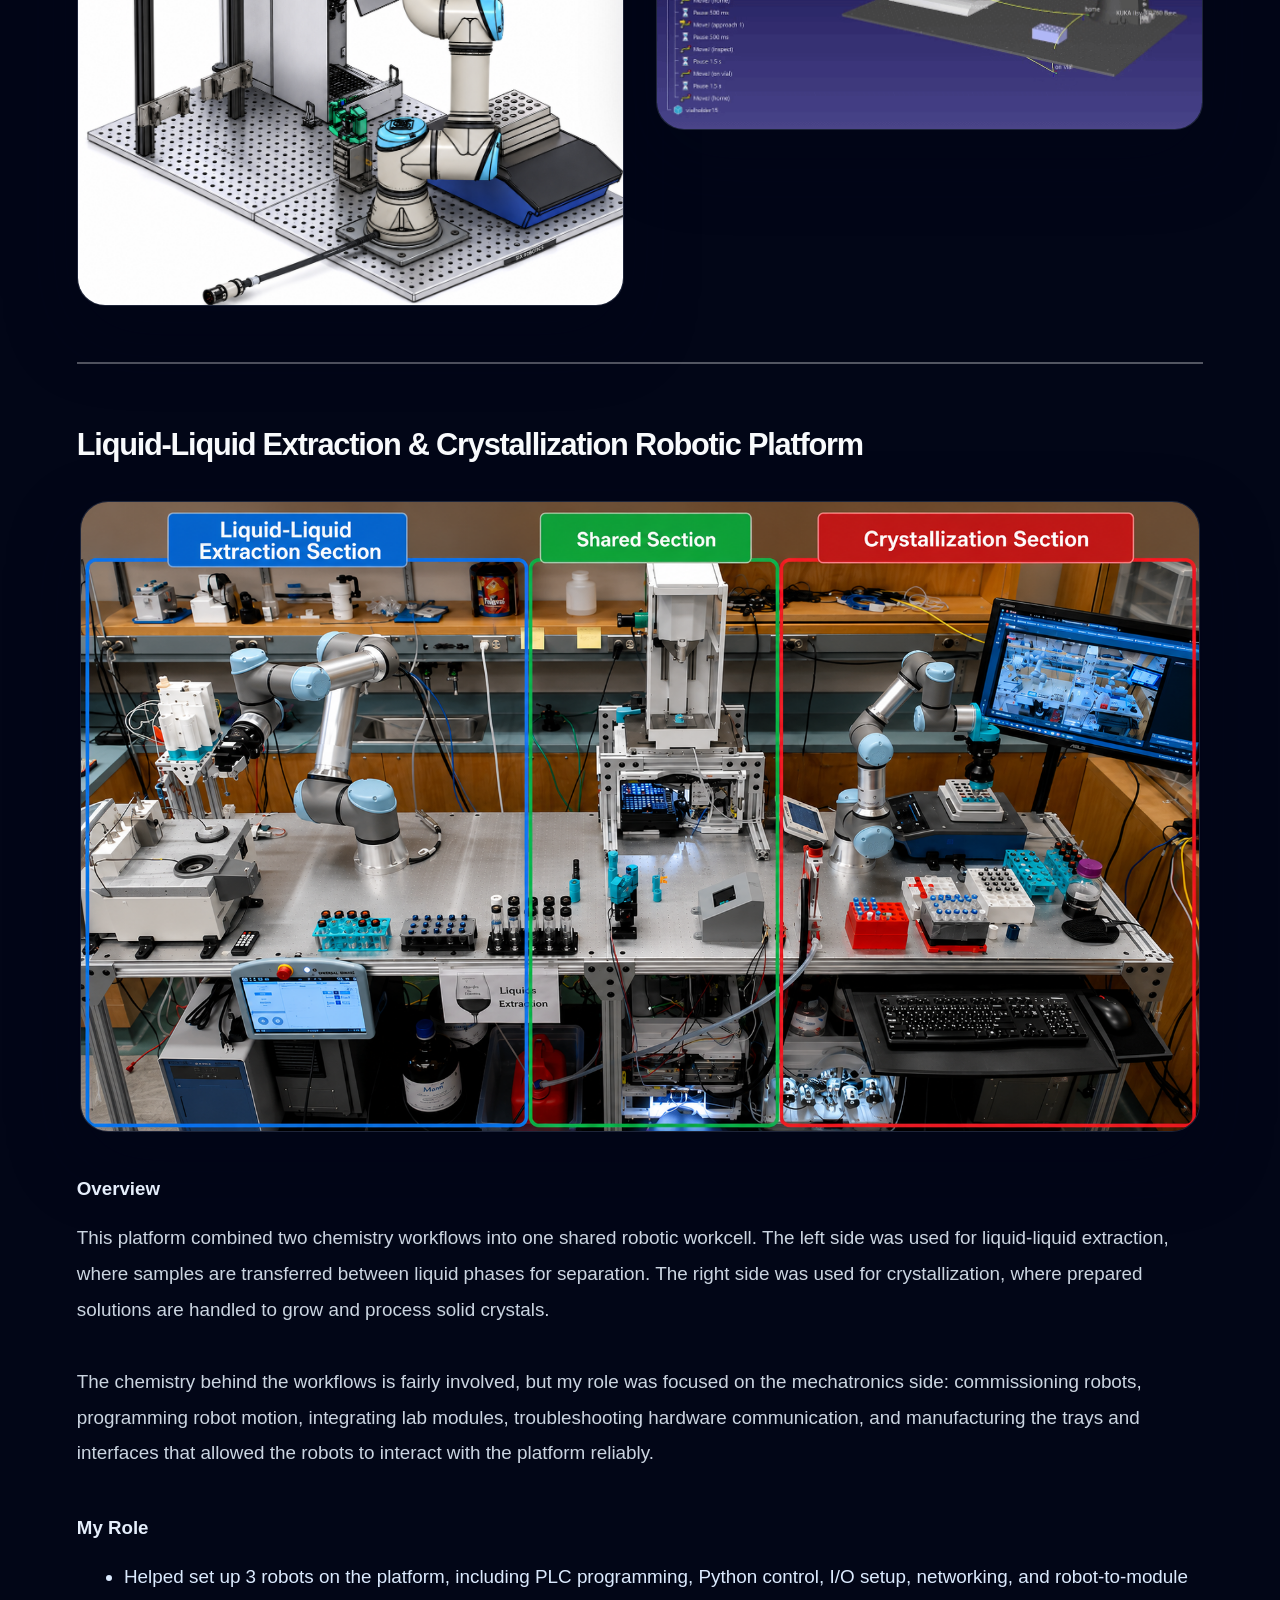
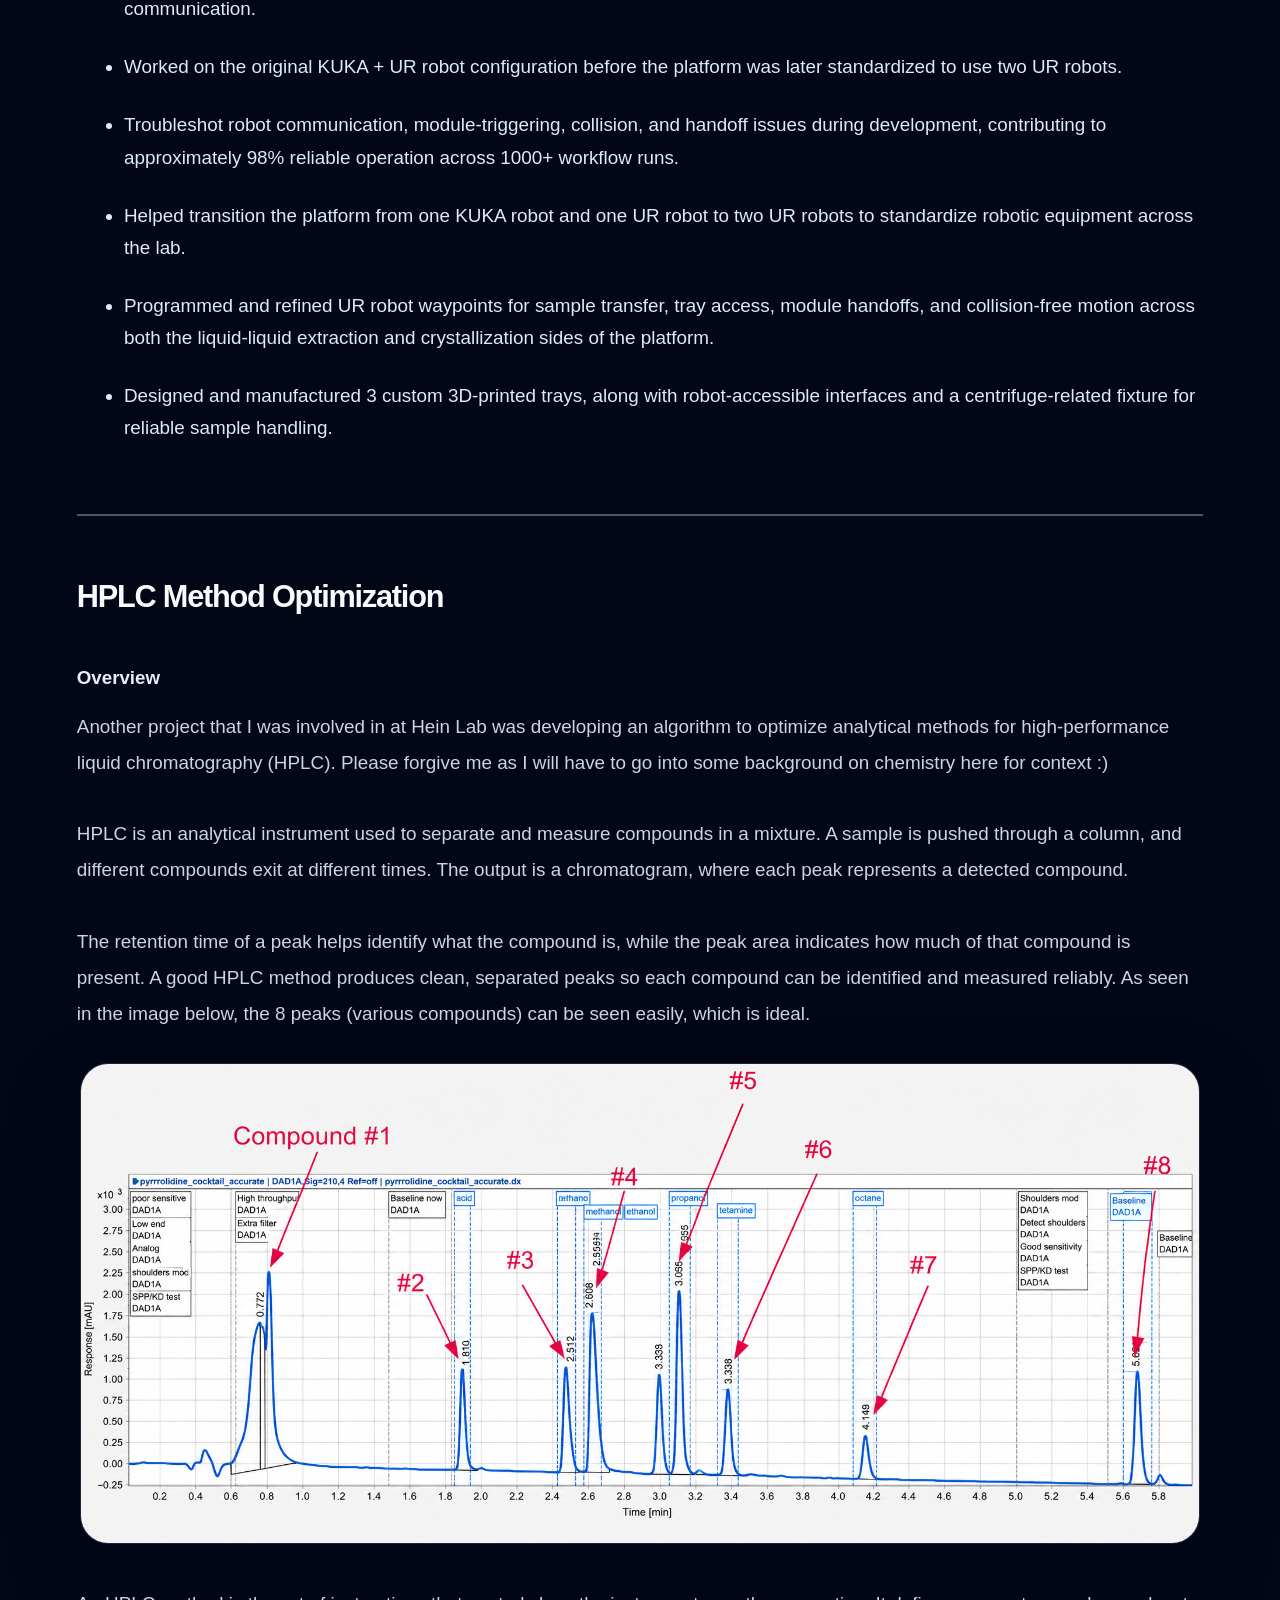
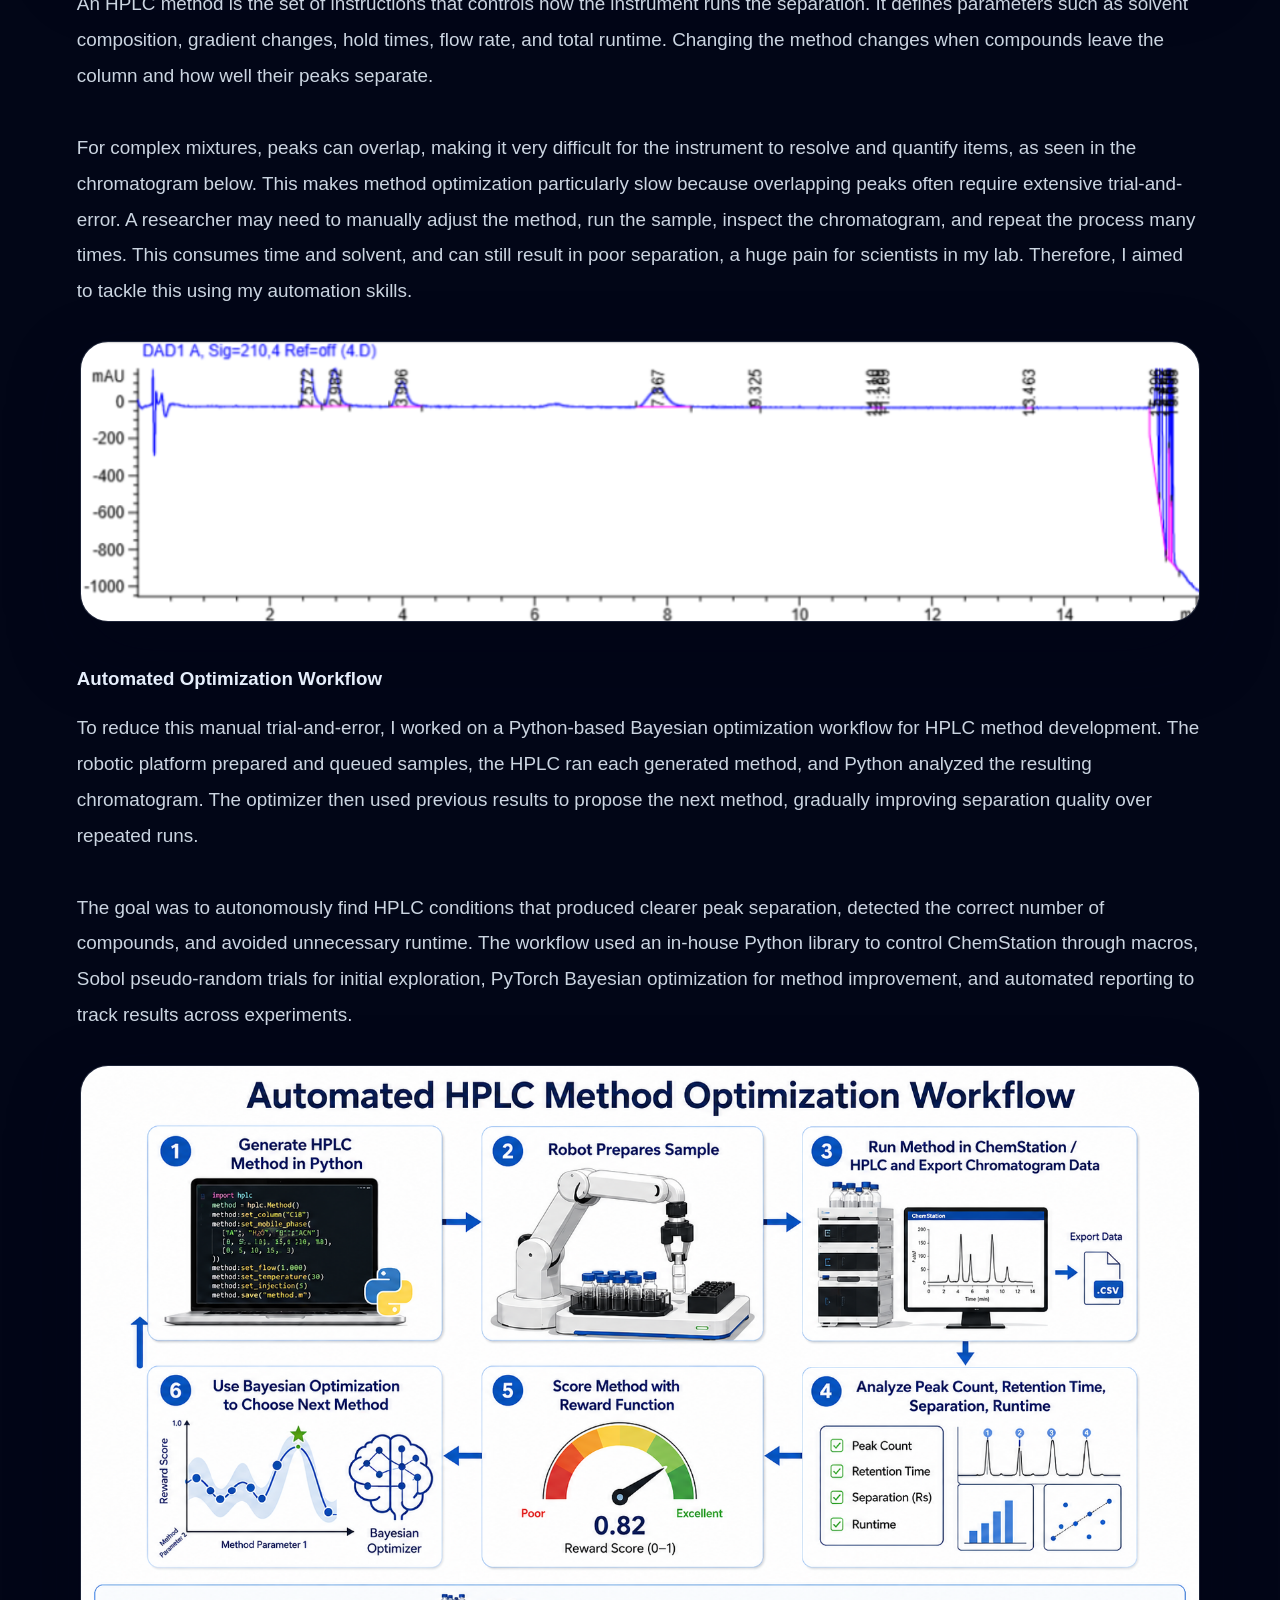
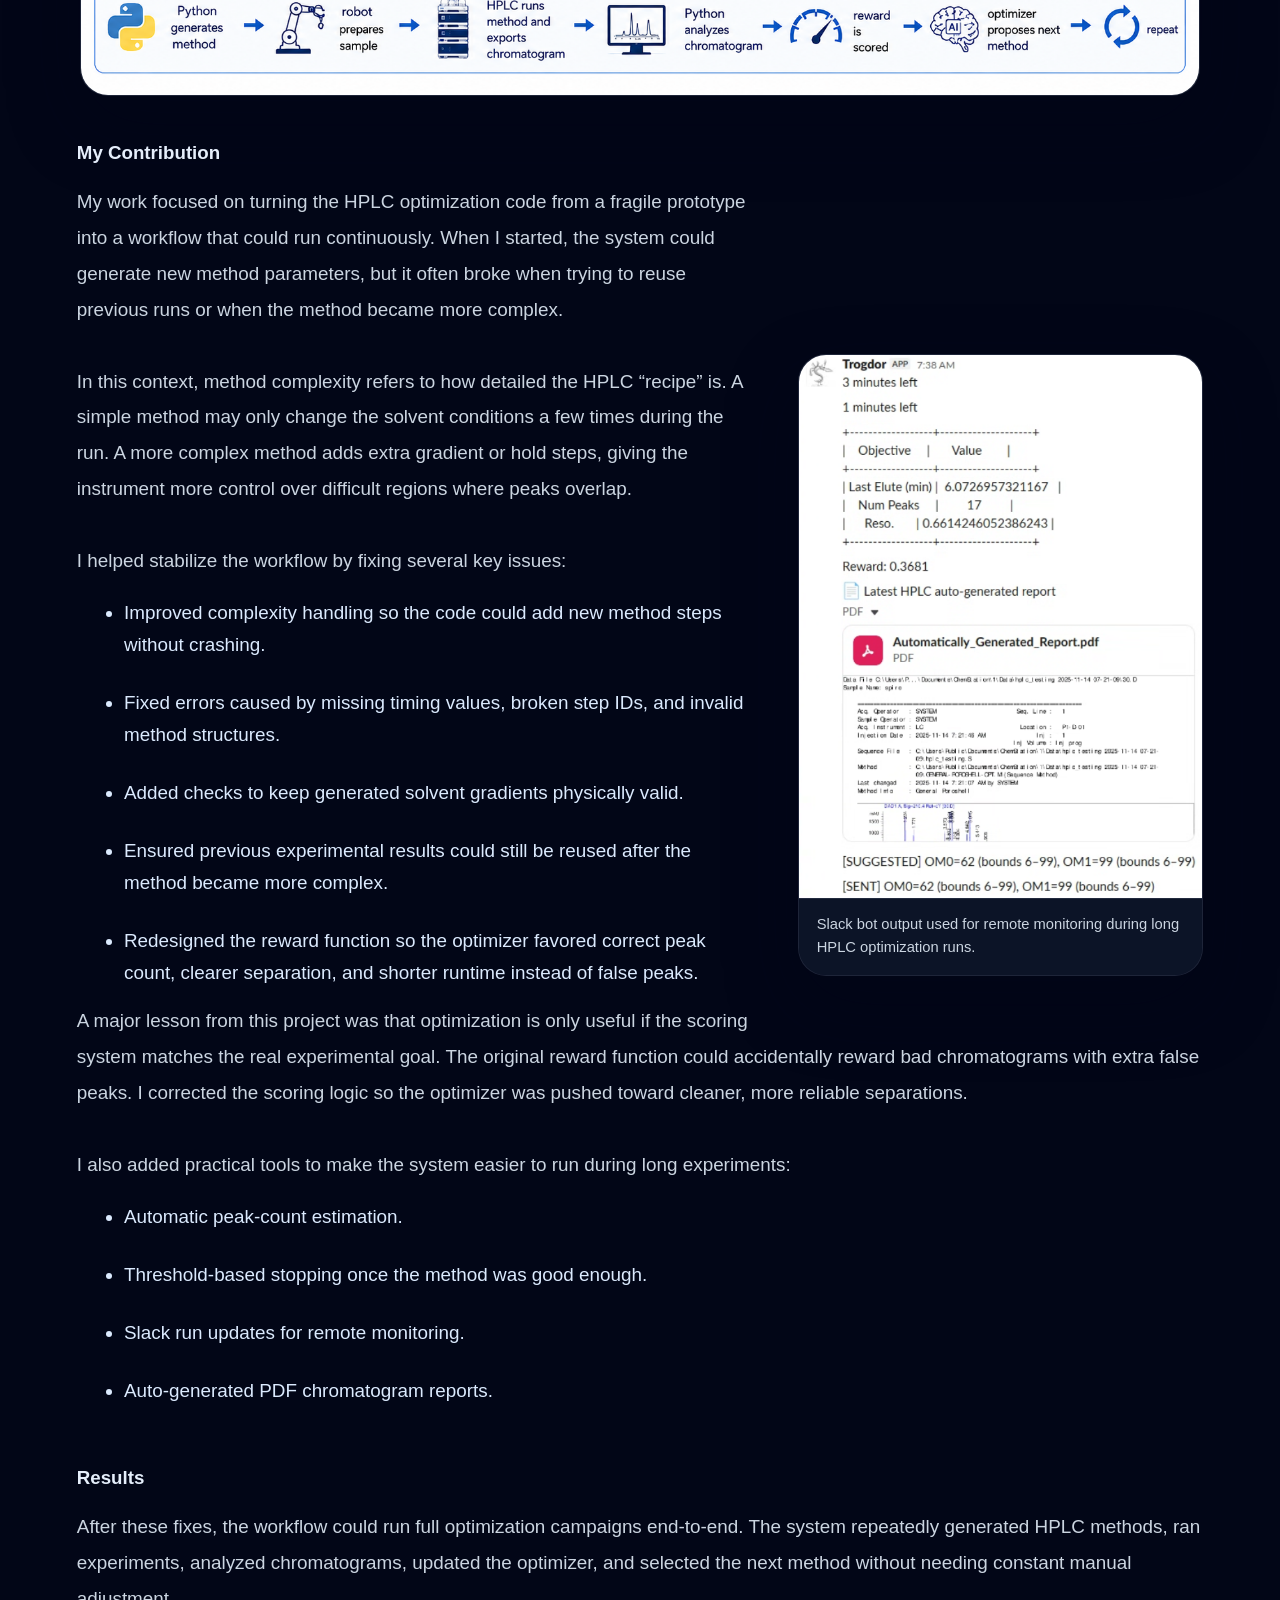
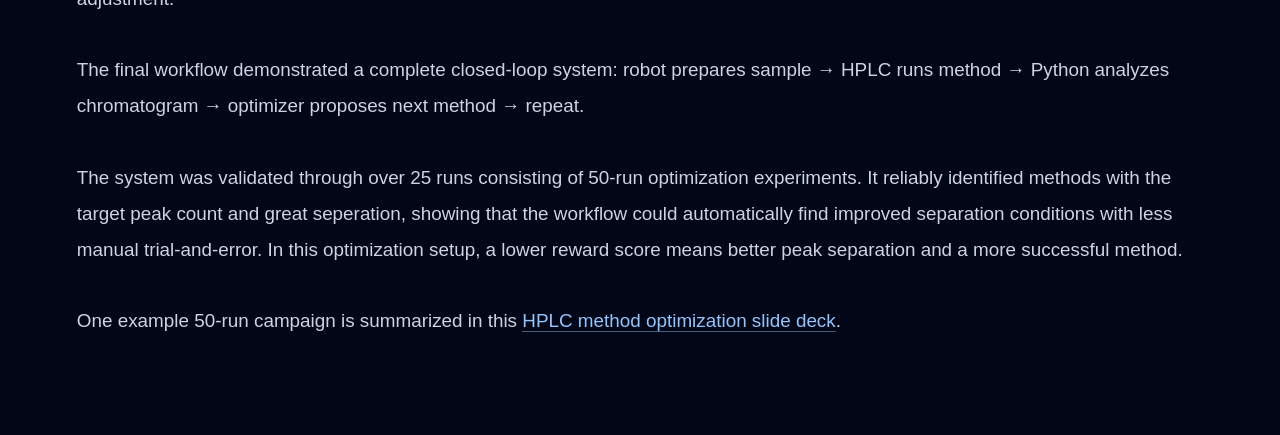
<file: projects/hein-internship.html>
<!DOCTYPE html>
<html lang="en">
<head>
  <meta charset="UTF-8" />
  <meta name="viewport" content="width=device-width, initial-scale=1.0" />
  <title>Automation for Experimental Chemistry | Clark Zhang</title>
  <link rel="stylesheet" href="../style.css" />
  <style>
    .project-detail {
      width: min(1700px, 96vw);
    }

    .project-detail-content {
      width: min(1400px, 88vw);
    }

    .project-title-block {
      width: min(1400px, 88vw);
      margin-left: auto;
      margin-right: auto;
      padding-bottom: 56px;
      border-bottom: 1px solid rgba(148, 163, 184, 0.22);
    }

    .project-title-block h1 {
      font-size: clamp(3rem, 5.6vw, 5.7rem);
      line-height: 1.08;
      max-width: 1120px;
      margin-left: auto;
      margin-right: auto;
    }

    .project-hero-clean {
      width: min(1120px, 86vw);
      margin: 48px auto 0;
      border-radius: 28px;
      overflow: hidden;
      border: 1px solid rgba(148, 163, 184, 0.16);
      background: rgba(15, 23, 42, 0.5);
      box-shadow: 0 28px 70px rgba(2, 6, 23, 0.35);
    }

    .project-hero-clean img {
      width: 100%;
      display: block;
    }

    .media-disclaimer {
      width: min(1120px, 86vw);
      margin: 14px auto 0;
      font-size: 0.88rem;
      line-height: 1.55;
      color: rgba(203, 213, 225, 0.72);
      font-style: italic;
      text-align: center;
    }

    .page-toc {
      position: fixed;
      top: 50%;
      left: 60px;
      transform: translateY(-50%);
      z-index: 10;
      width: 220px;
      display: flex;
      flex-direction: column;
      align-items: flex-start;
      justify-content: flex-start;
      gap: 5px;
      padding-left: 18px;
      border-left: 1px solid rgba(148, 163, 184, 0.34);
      text-align: left;
    }

    .page-toc-title {
      margin-bottom: 8px;
      font-size: 0.85rem;
      letter-spacing: 0.14em;
      text-transform: uppercase;
      color: #93c5fd;
      font-weight: 800;
      text-align: left;
    }

    .page-toc a {
      position: relative;
      display: block;
      width: 100%;
      margin-left: 0;
      padding: 8px 0;
      color: #94a3b8;
      font-size: 1rem;
      line-height: 1.35;
      border-bottom: none;
      text-align: left;
      transition: color 0.2s ease, transform 0.2s ease;
    }

    .page-toc a::before {
      content: "";
      position: absolute;
      left: -22px;
      top: 50%;
      width: 7px;
      height: 7px;
      border-radius: 999px;
      background: rgba(148, 163, 184, 0.45);
      transform: translateY(-50%);
      transition: background 0.2s ease, box-shadow 0.2s ease, transform 0.2s ease;
    }

    .page-toc a:hover,
    .page-toc a.active {
      color: #ffffff;
      transform: translateX(3px);
    }

    .page-toc a:hover::before,
    .page-toc a.active::before {
      background: #93c5fd;
      box-shadow: 0 0 16px rgba(147, 197, 253, 0.75);
      transform: translateY(-50%) scale(1.35);
    }

    .toc-target {
      scroll-margin-top: 110px;
    }

    .internship-subsection {
      margin-top: 42px;
    }

    .internship-subsection h3 {
      margin-bottom: 16px;
    }

    .solid-doser-overview {
      display: grid;
      grid-template-columns: minmax(0, 1fr) minmax(300px, 380px);
      gap: 56px;
      align-items: start;
      width: 100%;
    }

    .project-inline-image {
      margin: 0;
      border-radius: 28px;
      overflow: hidden;
      border: 1px solid rgba(148, 163, 184, 0.16);
      background: rgba(15, 23, 42, 0.5);
      box-shadow: 0 28px 70px rgba(2, 6, 23, 0.35);
    }

    .project-inline-image img {
      width: 100%;
      display: block;
    }

    .project-inline-image figcaption {
      padding: 14px 18px 16px;
      font-size: 0.92rem;
      line-height: 1.55;
      color: #cbd5e1;
      background: rgba(15, 23, 42, 0.72);
      border-top: 1px solid rgba(148, 163, 184, 0.16);
    }

    .solid-doser-image {
      width: min(380px, 100%);
      justify-self: end;
    }

    .lle-image,
    .hplc-image,
    .optimization-workflow-image {
      width: min(1120px, 100%);
      margin: 32px auto 0;
    }

    .slack-output-image {
      float: right;
      width: min(430px, 36%);
      margin: 170px 0 28px 40px;
    }

    .role-list {
      padding-left: 1.2rem;
      margin-top: 18px;
    }

    .role-list li {
      margin-bottom: 14px;
      line-height: 1.7;
      color: #dbeafe;
    }

    .role-media-stack {
      display: grid;
      grid-template-columns: minmax(0, 1fr) minmax(0, 1fr);
      gap: 32px;
      margin-top: 36px;
      width: 100%;
      align-items: start;
    }

    .project-detail-content a {
      color: #93c5fd;
      border-bottom: 1px solid rgba(147, 197, 253, 0.45);
    }

    .project-detail-content a:hover {
      color: #bfdbfe;
      border-bottom-color: rgba(191, 219, 254, 0.85);
    }

    .section-separator {
      height: 1.5px;
      width: 100%;
      margin: 56px 0;
      background: rgba(255, 255, 255, 0.32);
    }

    @media (max-width: 1200px) {
      .page-toc {
        display: none;
      }
    }

    @media (max-width: 900px) {
      .solid-doser-overview,
      .role-media-stack {
        grid-template-columns: 1fr;
      }

      .solid-doser-image {
        justify-self: start;
        max-width: 100%;
      }

      .slack-output-image {
        float: none;
        width: min(520px, 100%);
        margin: 0 auto 28px;
      }
    }

    @media (max-width: 700px) {
      .project-detail,
      .project-detail-content,
      .project-hero-clean,
      .media-disclaimer {
        width: 100%;
      }
    }
  </style>
  <script type="text/javascript">
    (function(c,l,a,r,i,t,y){
        c[a]=c[a]||function(){(c[a].q=c[a].q||[]).push(arguments)};
        t=l.createElement(r);t.async=1;t.src="https://www.clarity.ms/tag/"+i;
        y=l.getElementsByTagName(r)[0];y.parentNode.insertBefore(t,y);
    })(window, document, "clarity", "script", "x20qaftt5k");
  </script>
</head>

<body class="project-page-body">
  <header class="project-page-header">
    <nav>
      <h2><a href="../index.html">Clark Zhang</a></h2>
      <div>
        <a href="../index.html#projects">Projects</a>
        <a href="../resume.pdf">Resume</a>
      </div>
    </nav>
  </header>

  <nav class="page-toc" aria-label="Hein internship page contents">
    <div class="page-toc-title">Contents</div>
    <a class="toc-link" href="#about">About</a>
    <a class="toc-link" href="#solid-dosing">Solid Dosing Robotic Platform</a>
    <a class="toc-link" href="#lle-crystallization">Liquid-Liquid Extraction &amp; Crystallization</a>
    <a class="toc-link" href="#hplc-optimization">HPLC Method Optimization</a>
  </nav>

  <main class="project-detail">
    <section class="project-title-block">
      <p class="project-meta">Hein Lab</p>
      <h1>Automation for Experimental Chemistry</h1>
    </section>

    <figure class="project-hero-clean">
      <img src="../images/hein-internship.png" alt="Robotic chemistry automation platform">
    </figure>

    <p class="media-disclaimer">
      Disclaimer: All images and videos in this section are used with permission from my employer
    </p>

    <div class="project-detail-content">
      <section id="about" class="project-detail-section toc-target">
        <h2>About</h2>
        <p>
          At Hein Lab, my internship focused on building automation systems that connected industrial robot arms, lab instruments, and Python software into working self-driving chemistry platforms.
          <br><br>
          I worked on robotic platform commissioning, where I helped set up and program robot workcells for solid dosing, high-performance liquid chromatography (HPLC) method development, and crystallization workflows. This involved platform assembly, robot mounting, module placement, I/O wiring, networking, workspace calibration, motion programming, collision checking, and end-to-end workflow testing. I also developed Python software to save large amounts of time for scientists operating high-performance liquid chromatography (HPLC) equipment.
        </p>
      </section>

      <div class="section-separator"></div>

      <section id="solid-dosing" class="project-detail-section toc-target">
        <h2>Solid Dosing Robotic Platform</h2>

        <div class="internship-subsection solid-doser-overview">
          <div>
            <h3>Overview</h3>
            <p>
              The solid dosing platform was a robotic workcell designed to automate solid sample preparation. In a manual workflow, a researcher would select a vial, remove the cap, place it on a precision powder-dispensing instrument, choose the correct dosing head, dispense the target mass of solid material, and return the vial for the next step.
              <br><br>
              This system was built to automate that sequence using a UR robotic arm. The robot moved vials between a tray, an automated decapper, a Quantos powder dispenser, and an 8-position dosing-head rack. The goal was for the platform to support up to 8 interchangeable dosing heads, allowing different solid materials or dispensing setups to be stored in the system and selected automatically during a run.
            </p>
          </div>

          <figure class="project-inline-image solid-doser-image">
            <img src="../images/hein-internship/solid-doser.png" alt="Solid dosing robotic platform">
          </figure>
        </div>

        <div class="internship-subsection">
          <h3>System Workflow</h3>
          <p>
            The robot first picks a vial from the tray and places it into the decapper, where the cap is removed automatically. The open vial is then transferred to the Quantos station, which dispenses a precise target mass of solid powder.
            <br><br>
            Before dispensing, the robot selects the required dosing head from the 8-position storage rack. It removes the current head from the Quantos, retrieves the requested head from the rack, installs it onto the Quantos, and allows the instrument to dispense the correct mass into the vial. After dosing, the robot returns the vial to its original tray location or transfers it to the next station.
          </p>
        </div>

        <div class="internship-subsection">
          <h3>My Role</h3>
          <ul class="role-list">
            <li>Commissioned a UR robotic arm for the solid dosing workcell, including physical setup, I/O configuration, network communication, TCP calibration, and workspace alignment with the vial tray, decapper, Quantos station, and dosing-head rack</li>
            <li>Programmed and refined robot waypoints for accurate pickup, placement, tool exchange, and collision-free motion, achieving error-free operation over 99% of the time.</li>
            <li>Created CAD layouts of the platform to support RoboDK simulation, reachability checks, collision review, and module placement before physical testing.</li>
            <li>Debugged gripper alignment, module positioning, reachability, timing, and handoff reliability.</li>
          </ul>

          <div class="role-media-stack">
            <figure class="project-inline-image">
              <img src="../images/hein-internship/solid-doser-cad.png" alt="CAD layout of the solid dosing platform">
            </figure>
            <figure class="project-inline-image">
              <img src="../images/hein-internship/robodk.gif" alt="RoboDK simulation of the solid dosing platform">
            </figure>
          </div>
        </div>
      </section>

      <div class="section-separator"></div>

      <section id="lle-crystallization" class="project-detail-section toc-target">
        <h2>Liquid-Liquid Extraction &amp; Crystallization Robotic Platform</h2>

        <figure class="project-inline-image lle-image">
          <img src="../images/hein-internship/lle.png" alt="Liquid-liquid extraction and crystallization robotic platform">
        </figure>

        <div class="internship-subsection">
          <h3>Overview</h3>
          <p>
            This platform combined two chemistry workflows into one shared robotic workcell. The left side was used for liquid-liquid extraction, where samples are transferred between liquid phases for separation. The right side was used for crystallization, where prepared solutions are handled to grow and process solid crystals.
            <br><br>
            The chemistry behind the workflows is fairly involved, but my role was focused on the mechatronics side: commissioning robots, programming robot motion, integrating lab modules, troubleshooting hardware communication, and manufacturing the trays and interfaces that allowed the robots to interact with the platform reliably.
          </p>
        </div>

        <div class="internship-subsection">
          <h3>My Role</h3>
          <ul class="role-list">
            <li>Helped set up 3 robots on the platform, including PLC programming, Python control, I/O setup, networking, and robot-to-module communication.</li>
            <li>Worked on the original KUKA + UR robot configuration before the platform was later standardized to use two UR robots.</li>
            <li>Troubleshot robot communication, module-triggering, collision, and handoff issues during development, contributing to approximately 98% reliable operation across 1000+ workflow runs.</li>
            <li>Helped transition the platform from one KUKA robot and one UR robot to two UR robots to standardize robotic equipment across the lab.</li>
            <li>Programmed and refined UR robot waypoints for sample transfer, tray access, module handoffs, and collision-free motion across both the liquid-liquid extraction and crystallization sides of the platform.</li>
            <li>Designed and manufactured 3 custom 3D-printed trays, along with robot-accessible interfaces and a centrifuge-related fixture for reliable sample handling.</li>
          </ul>
        </div>
      </section>

      <div class="section-separator"></div>

      <section id="hplc-optimization" class="project-detail-section toc-target">
        <h2>HPLC Method Optimization</h2>

        <div class="internship-subsection">
          <h3>Overview</h3>
          <p>
            Another project that I was involved in at Hein Lab was developing an algorithm to optimize analytical methods for high-performance liquid chromatography (HPLC). Please forgive me as I will have to go into some background on chemistry here for context :)
            <br><br>
            HPLC is an analytical instrument used to separate and measure compounds in a mixture. A sample is pushed through a column, and different compounds exit at different times. The output is a chromatogram, where each peak represents a detected compound.
            <br><br>
            The retention time of a peak helps identify what the compound is, while the peak area indicates how much of that compound is present.
            A good HPLC method produces clean, separated peaks so each compound can be identified and measured reliably. As seen in the image below, the 8 peaks (various compounds) can be seen easily, which is ideal.
          </p>
        </div>

        <figure class="project-inline-image hplc-image">
          <img src="../images/hein-internship/hplc_peaks.png" alt="HPLC chromatogram with separated peaks">
        </figure>

        <div class="internship-subsection">
          <p>
            An HPLC method is the set of instructions that controls how the instrument runs the separation. It defines parameters such as solvent composition, gradient changes, hold times, flow rate, and total runtime. Changing the method changes when compounds leave the column and how well their peaks separate.
            <br><br>
            For complex mixtures, peaks can overlap, making it very difficult for the instrument to resolve and quantify items, as seen in the chromatogram below.
            This makes method optimization particularly slow because overlapping peaks often require extensive trial-and-error.
            A researcher may need to manually adjust the method, run the sample, inspect the chromatogram, and repeat the process many times. This consumes time and solvent, and can still result in poor separation, a huge pain for scientists in my lab. Therefore, I aimed to tackle this using my automation skills.
          </p>
        </div>

        <figure class="project-inline-image hplc-image">
          <img src="../images/hein-internship/bad_peaks.png" alt="HPLC chromatogram with overlapping peaks">
        </figure>

        <div class="internship-subsection">
          <h3>Automated Optimization Workflow</h3>
          <p>
            To reduce this manual trial-and-error, I worked on a Python-based Bayesian optimization workflow for HPLC method development. The robotic platform prepared and queued samples, the HPLC ran each generated method, and Python analyzed the resulting chromatogram. The optimizer then used previous results to propose the next method, gradually improving separation quality over repeated runs.
            <br><br>
            The goal was to autonomously find HPLC conditions that produced clearer peak separation, detected the correct number of compounds, and avoided unnecessary runtime. The workflow used an in-house Python library to control ChemStation through macros, Sobol pseudo-random trials for initial exploration, PyTorch Bayesian optimization for method improvement, and automated reporting to track results across experiments.
          </p>
        </div>

        <figure class="project-inline-image optimization-workflow-image">
          <img src="../images/hein-internship/optimization-workflow.png" alt="Automated HPLC optimization workflow">
        </figure>

        <div class="internship-subsection">
          <h3>My Contribution</h3>

          <figure class="project-inline-image slack-output-image">
            <img src="../images/hein-internship/trogdor.png" alt="Slack bot output from HPLC optimization run">
            <figcaption>Slack bot output used for remote monitoring during long HPLC optimization runs.</figcaption>
          </figure>

          <p>
            My work focused on turning the HPLC optimization code from a fragile prototype into a workflow that could run continuously. When I started, the system could generate new method parameters, but it often broke when trying to reuse previous runs or when the method became more complex.
            <br><br>
            In this context, method complexity refers to how detailed the HPLC “recipe” is. A simple method may only change the solvent conditions a few times during the run. A more complex method adds extra gradient or hold steps, giving the instrument more control over difficult regions where peaks overlap.
          </p>

          <p><br>I helped stabilize the workflow by fixing several key issues:</p>
          <ul class="role-list">
            <li>Improved complexity handling so the code could add new method steps without crashing.</li>
            <li>Fixed errors caused by missing timing values, broken step IDs, and invalid method structures.</li>
            <li>Added checks to keep generated solvent gradients physically valid.</li>
            <li>Ensured previous experimental results could still be reused after the method became more complex.</li>
            <li>Redesigned the reward function so the optimizer favored correct peak count, clearer separation, and shorter runtime instead of false peaks.</li>
          </ul>

          <p>
            A major lesson from this project was that optimization is only useful if the scoring system matches the real experimental goal. The original reward function could accidentally reward bad chromatograms with extra false peaks. I corrected the scoring logic so the optimizer was pushed toward cleaner, more reliable separations.
          </p>

          <p><br>I also added practical tools to make the system easier to run during long experiments:</p>
          <ul class="role-list">
            <li>Automatic peak-count estimation.</li>
            <li>Threshold-based stopping once the method was good enough.</li>
            <li>Slack run updates for remote monitoring.</li>
            <li>Auto-generated PDF chromatogram reports.</li>
          </ul>
        </div>

        <div class="internship-subsection">
          <h3>Results</h3>
          <p>
            After these fixes, the workflow could run full optimization campaigns end-to-end. The system repeatedly generated HPLC methods, ran experiments, analyzed chromatograms, updated the optimizer, and selected the next method without needing constant manual adjustment.
            <br><br>
            The final workflow demonstrated a complete closed-loop system: robot prepares sample → HPLC runs method → Python analyzes chromatogram → optimizer proposes next method → repeat.
            <br><br>
            The system was validated through over 25 runs consisting of 50-run optimization experiments. It reliably identified methods with the target peak count and great seperation, showing that the workflow could automatically find improved separation conditions with less manual trial-and-error. In this optimization setup, a lower reward score means better peak separation and a more successful method.
            <br><br>
            One example 50-run campaign is summarized in this <a href="../images/hein-internship/HPLC_Method_Opt_50.pptx" target="_blank" rel="noopener noreferrer">HPLC method optimization slide deck</a>.
          </p>
        </div>
      </section>
    </div>
  </main>

  <script>
    const tocLinks = document.querySelectorAll('.toc-link');
    const tocSections = document.querySelectorAll('.toc-target');

    const setActiveTocLink = (id) => {
      tocLinks.forEach((link) => {
        link.classList.toggle('active', link.getAttribute('href') === `#${id}`);
      });
    };

    const tocObserver = new IntersectionObserver((entries) => {
      entries.forEach((entry) => {
        if (entry.isIntersecting) {
          setActiveTocLink(entry.target.id);
        }
      });
    }, {
      rootMargin: '-35% 0px -55% 0px',
      threshold: 0
    });

    tocSections.forEach((section) => tocObserver.observe(section));
  </script>
</body>
</html>
</file>
<file: style.css>
* {
  box-sizing: border-box;
  margin: 0;
  padding: 0;
}

:root {
  --page-scale: 1.0;
  --scaled-viewport-height: calc(100vh / var(--page-scale));
}

@media (min-width: 1700px) and (min-height: 850px) and (max-width: 2199px) {
  :root {
    --page-scale: 0.9;
  }
}

@media (min-width: 2200px) and (min-height: 1200px) {
  :root {
    --page-scale: 1.2;
  }
}

html {
  scroll-behavior: smooth;
  scroll-snap-type: y proximity;
  zoom: var(--page-scale);
}

body {
  font-family: "Inter", Arial, Helvetica, sans-serif;
  line-height: 1.6;
  background: #f8fafc;
  color: #111827;
  overflow-x: hidden;
}

@supports not (zoom: 1.0) {
  html {
    font-size: calc(100% * var(--page-scale));
  }
}

a {
  text-decoration: none;
  color: inherit;
}

nav {
  display: flex;
  justify-content: space-between;
  align-items: center;
  gap: 28px;
}

nav a {
  margin-left: 24px;
  color: #e5e7eb;
  font-size: 0.95rem;
  font-weight: 700;
}

nav a:hover {
  color: white;
}

.nav-brand {
  font-family: "Space Grotesk", "Inter", sans-serif;
  font-size: 1.15rem;
  font-weight: 600;
  letter-spacing: -0.02em;
  color: white;
}

.nav-brand span {
  color: #9ca3af;
  font-weight: 500;
}

.hero {
  min-height: var(--scaled-viewport-height);
  scroll-snap-align: start;
  background: #111827;
  color: white;
  padding: 28px 8% 36px;
  display: flex;
  flex-direction: column;
  justify-content: space-between;
}

.hero-main {
  display: grid;
  grid-template-columns: minmax(0, 1.1fr) minmax(320px, 0.9fr);
  gap: 80px;
  align-items: center;
  flex: 1;
}

.hero-content {
  max-width: 820px;
}

.hero h1 {
  font-size: 5.2rem;
  font-weight: 650;
  letter-spacing: -0.05em;
  line-height: 1;
  margin-bottom: 28px;
}

.hero-line {
  width: 90px;
  height: 4px;
  background: white;
  border-radius: 999px;
  margin-bottom: 34px;
}

.hero-headline {
  font-size: 1.55rem;
  font-weight: 600;
  line-height: 1.45;
  max-width: 850px;
  margin-bottom: 16px;
  color: white;
}

.hero-description {
  font-size: 1.15rem;
  line-height: 1.75;
  max-width: 800px;
  color: #d1d5db;
  margin-bottom: 36px;
}

.hero-buttons {
  display: flex;
  gap: 14px;
  flex-wrap: wrap;
}

.button {
  display: inline-flex;
  align-items: center;
  justify-content: center;
  gap: 10px;
  padding: 13px 22px;
  border-radius: 8px;
  background: white;
  color: #111827;
  font-weight: 700;
  border: 1px solid white;
}

.button.secondary {
  background: transparent;
  color: white;
  border-color: rgba(255, 255, 255, 0.7);
}

.button i {
  font-size: 1.05rem;
}

.icon-button {
  display: inline-flex;
  align-items: center;
  gap: 10px;
}

.icon-button i {
  font-size: 1.15rem;
}

.hero-side {
  max-width: 620px;
  justify-self: end;
  border: none;
  background: transparent;
  backdrop-filter: none;
  box-shadow: none;
  border-radius: 0;
  padding: 0;
}

.hero-side p {
  color: #cbd5e1;
  font-size: 1.22rem;
  line-height: 1.8;
  margin: 0;
  max-width: 620px;
}

.hero-side-label {
  font-size: 0.85rem;
  color: #9ca3af;
  text-transform: uppercase;
  letter-spacing: 0.14em;
  margin-bottom: 20px;
  font-weight: 700;
}

.hero-side h3 {
  font-family: "Space Grotesk", "Inter", sans-serif;
  color: white;
  font-size: 1.7rem;
  line-height: 1.15;
  margin: 0 0 14px;
  letter-spacing: -0.035em;
}

.scroll-hint {
  font-size: 0.95rem;
  color: #9ca3af;
  display: inline-flex;
  align-items: center;
  gap: 10px;
  padding-bottom: 8px;
  width: fit-content;
}

.scroll-hint i {
  font-size: 0.9rem;
}

.expertise-section {
  min-height: var(--scaled-viewport-height);
  scroll-snap-align: start;
  background: #f8fafc;
  color: #111827;
  padding: 70px 8%;
  display: flex;
  flex-direction: column;
  justify-content: center;
}

.expertise-header {
  margin-bottom: 44px;
}

.expertise-kicker,
.projects-kicker {
  font-size: 0.85rem;
  font-weight: 700;
  letter-spacing: 0.14em;
  text-transform: uppercase;
  color: #6b7280;
  margin-bottom: 14px;
}

.expertise-header h2,
.projects-header h2 {
  font-family: "Space Grotesk", "Inter", sans-serif;
  font-size: 3.2rem;
  line-height: 1.05;
  letter-spacing: -0.05em;
  max-width: 850px;
  margin-bottom: 18px;
}

.expertise-header p,
.projects-header p {
  max-width: 760px;
  font-size: 1.08rem;
  line-height: 1.7;
  color: #4b5563;
}

.skills-grid {
  display: grid;
  grid-template-columns: repeat(5, 1fr);
  gap: 20px;
}

.skill-card {
  min-height: 285px;
  background: white;
  border: 1px solid #e5e7eb;
  border-radius: 24px;
  padding: 26px;
  box-shadow: 0 18px 45px rgba(15, 23, 42, 0.08);
  transition: transform 0.2s ease, box-shadow 0.2s ease;
}

.skill-card:hover {
  transform: translateY(-6px);
  box-shadow: 0 24px 55px rgba(15, 23, 42, 0.12);
}

.skill-icon {
  width: 50px;
  height: 50px;
  border-radius: 16px;
  background: #111827;
  color: white;
  display: inline-flex;
  align-items: center;
  justify-content: center;
  font-size: 1.3rem;
  margin-bottom: 24px;
}

.skill-card h3 {
  font-size: 1.25rem;
  margin-bottom: 12px;
  color: #111827;
}

.skill-card p {
  font-size: 0.94rem;
  line-height: 1.6;
  color: #4b5563;
  margin-bottom: 20px;
}

.skill-tags {
  display: flex;
  flex-wrap: wrap;
  gap: 8px;
}

.skill-tags span {
  font-size: 0.78rem;
  font-weight: 600;
  color: #374151;
  background: #f3f4f6;
  border: 1px solid #e5e7eb;
  padding: 7px 10px;
  border-radius: 999px;
}

.projects {
  scroll-snap-align: start;
  background: #f8fafc;
  color: #111827;
  padding: 110px 8% 120px;
}

.projects-header {
  margin-bottom: 48px;
}

.featured-projects {
  display: flex;
  flex-direction: column;
  gap: 34px;
}

.featured-project {
  display: grid;
  grid-template-columns: minmax(0, 1fr) minmax(360px, 0.9fr);
  gap: 42px;
  align-items: stretch;
  background: white;
  border: 1px solid #e5e7eb;
  border-radius: 30px;
  padding: 28px;
  min-height: 360px;
  box-shadow: 0 22px 60px rgba(15, 23, 42, 0.08);
  color: inherit;
  transition: transform 0.22s ease, box-shadow 0.22s ease, border-color 0.22s ease;
}

.featured-project:hover {
  transform: translateY(-6px);
  box-shadow: 0 30px 75px rgba(15, 23, 42, 0.13);
  border-color: #cbd5e1;
}

.project-copy {
  display: flex;
  flex-direction: column;
  justify-content: space-between;
  padding: 14px 0 10px 8px;
}

.project-topline {
  display: flex;
  flex-wrap: wrap;
  gap: 10px;
  margin-bottom: 28px;
}

.project-pill {
  font-size: 0.78rem;
  font-weight: 700;
  color: #374151;
  background: #f3f4f6;
  border: 1px solid #e5e7eb;
  padding: 8px 11px;
  border-radius: 999px;
}

.project-company {
  font-size: 0.95rem;
  font-weight: 700;
  letter-spacing: 0.12em;
  text-transform: uppercase;
  color: #4b5563;
  margin-bottom: 12px;
}

.featured-project h3 {
  font-family: "Space Grotesk", "Inter", sans-serif;
  font-size: 2.45rem;
  line-height: 1.05;
  letter-spacing: -0.045em;
  margin-bottom: 14px;
}

.project-role {
  font-size: 1.05rem;
  font-weight: 700;
  color: #111827;
  margin-bottom: 16px;
}

.project-description {
  max-width: 680px;
  font-size: 1.02rem;
  line-height: 1.75;
  color: #4b5563;
}

.project-view-button {
  display: inline-flex;
  align-items: center;
  justify-content: center;
  width: fit-content;
  margin-top: 24px;
  padding: 11px 18px;
  border-radius: 999px;
  background: #2563eb;
  color: white;
  font-size: 0.9rem;
  font-weight: 700;
  box-shadow: 0 12px 28px rgba(37, 99, 235, 0.28);
  transition: transform 0.2s ease, box-shadow 0.2s ease, background 0.2s ease;
}

.project-view-button:hover {
  background: #1d4ed8;
  transform: translateY(-2px);
  box-shadow: 0 16px 34px rgba(37, 99, 235, 0.36);
}

.project-view-button i {
  margin-left: 9px;
  font-size: 0.82rem;
}

.project-bottom {
  margin-top: 28px;
}

.project-skills {
  display: block;
  max-width: 760px;
  font-size: 0.86rem;
  font-weight: 700;
  line-height: 1.7;
  color: #4b5563;
}

.project-skills span {
  display: inline;
  color: #4b5563;
  background: transparent;
  border: none;
  padding: 0;
  margin: 0;
  border-radius: 0;
  box-shadow: none;
}

.project-skills span:not(:last-child)::after {
  content: " // ";
  color: #9ca3af;
  margin: 0 5px;
}

.project-image-wrap {
  position: relative;
  overflow: hidden;
  border-radius: 24px;
  min-height: 300px;
  background: #111827;
}

.project-image-wrap img {
  width: 100%;
  height: 100%;
  min-height: 300px;
  object-fit: cover;
  display: block;
  transition: transform 0.35s ease;
}

.featured-project:hover .project-image-wrap img {
  transform: scale(1.035);
}

.project-image-overlay {
  position: absolute;
  inset: 0;
  background: linear-gradient(90deg, rgba(15, 23, 42, 0.16), rgba(15, 23, 42, 0.02));
  pointer-events: none;
}

.project-page-header {
  background: #111827;
  color: white;
  padding: 30px 8%;
  border-bottom: 1px solid rgba(255, 255, 255, 0.28);
}

.project-page-body {
  background: radial-gradient(circle at top, rgba(37, 99, 235, 0.14), transparent 32%), #020617;
  color: #e5eefb;
}

.project-page-body .project-page-header nav a,
.project-page-body .project-page-header h2 a {
  color: #f8fafc;
}

.project-page-body .project-page-header nav a:hover {
  color: #93c5fd;
}

.project-detail {
  width: min(1500px, 94vw);
  margin: 0 auto;
  padding: 48px 0 96px;
}

.project-detail-hero {
  position: relative;
  min-height: 420px;
  overflow: hidden;
  border: 1px solid rgba(148, 163, 184, 0.14);
  border-radius: 32px;
  background: #0f172a;
  box-shadow: 0 36px 80px rgba(2, 6, 23, 0.45);
}

.project-hero-image {
  width: 100%;
  height: 100%;
  min-height: 420px;
  object-fit: cover;
  display: block;
}

.project-hero-overlay {
  position: absolute;
  inset: 0;
  background: linear-gradient(180deg, rgba(2, 6, 23, 0.24), rgba(2, 6, 23, 0.8)), linear-gradient(90deg, rgba(2, 6, 23, 0.55), rgba(2, 6, 23, 0.18));
}

.project-detail-content {
  width: min(1200px, 78vw);
  margin: 48px auto 0;
}

.project-detail-section + .project-detail-section {
  margin-top: 52px;
}

.project-detail h2 {
  margin: 0 0 16px;
  font-family: "Space Grotesk", "Inter", sans-serif;
  font-size: clamp(1.75rem, 2.4vw, 2.25rem);
  letter-spacing: -0.04em;
  color: #f8fafc;
}

.project-detail p,
.project-detail li {
  font-size: 1.18rem;
  line-height: 1.9;
  color: #cbd5e1;
}

.project-detail ul {
  margin-left: 28px;
  display: grid;
  gap: 12px;
}

.project-detail strong {
  color: #f8fafc;
}

.project-detail .project-meta {
  font-size: 0.84rem;
  font-weight: 700;
  letter-spacing: 0.16em;
  text-transform: uppercase;
  color: #93c5fd;
  margin-bottom: 18px;
}

footer {
  text-align: center;
  padding: 32px 8%;
  background: #111827;
  color: #9ca3af;
}

footer p {
  margin: 0;
}

@media (max-width: 1200px) {
  html {
    scroll-snap-type: none;
  }

  .skills-grid {
    grid-template-columns: repeat(3, 1fr);
  }

  .expertise-section {
    min-height: auto;
  }
}

@media (max-width: 950px) {
  nav {
    align-items: flex-start;
  }

  nav div {
    display: flex;
    flex-wrap: wrap;
    justify-content: flex-end;
    gap: 14px;
  }

  nav a {
    margin-left: 0;
  }

  .hero-main {
    grid-template-columns: 1fr;
    gap: 44px;
  }

  .hero-side {
    justify-self: start;
    max-width: 100%;
  }

  .hero-side p {
    max-width: 100%;
  }

  .expertise-header h2,
  .projects-header h2 {
    font-size: 2.6rem;
  }

  .skills-grid {
    grid-template-columns: repeat(2, 1fr);
  }

  .featured-project {
    grid-template-columns: 1fr;
    gap: 24px;
  }

  .project-image-wrap {
    order: -1;
  }

  .featured-project h3 {
    font-size: 2.1rem;
  }
}

@media (max-width: 700px) {
  :root {
    --page-scale: 1.0;
  }

  .hero {
    padding: 24px 7% 30px;
  }

  nav {
    flex-direction: column;
    gap: 18px;
  }

  .nav-brand {
    font-size: 1rem;
  }

  .hero h1 {
    font-size: 3.3rem;
  }

  .hero-headline {
    font-size: 1.3rem;
  }

  .hero-buttons {
    flex-direction: column;
    align-items: flex-start;
  }

  .hero-side p {
    font-size: 1rem;
  }

  .expertise-section {
    padding: 80px 7%;
  }

  .expertise-header h2,
  .projects-header h2 {
    font-size: 2.25rem;
  }

  .skills-grid {
    grid-template-columns: 1fr;
  }

  .skill-card {
    min-height: auto;
  }

  .projects {
    padding: 85px 7% 95px;
  }

  .featured-project {
    padding: 20px;
    border-radius: 24px;
  }

  .project-copy {
    padding: 4px 0;
  }

  .featured-project h3 {
    font-size: 1.85rem;
  }

  .project-description {
    font-size: 0.96rem;
  }

  .project-skills {
    font-size: 0.82rem;
  }

  .project-detail {
    width: min(100%, 100vw);
    padding: 20px 0 72px;
  }

  .project-detail-hero {
    min-height: 300px;
    border-radius: 22px;
  }

  .project-hero-image {
    min-height: 300px;
  }

  .project-hero-content {
    padding: 28px;
  }

  .project-detail-content {
    width: min(100%, 88vw);
    margin-top: 32px;
  }

  .project-detail p,
  .project-detail li {
    font-size: 1.02rem;
  }
}

.project-title-block {
  width: min(1200px, 86vw);
  margin: 48px auto 0;
  text-align: center;
}

.project-title-block .project-meta {
  font-size: 0.84rem;
  font-weight: 700;
  letter-spacing: 0.16em;
  text-transform: uppercase;
  color: #93c5fd;
  margin-bottom: 14px;
}

.project-title-block h1 {
  max-width: 980px;
  margin: 0 auto;
  color: #f8fafc;
  font-family: "Space Grotesk", "Inter", sans-serif;
  font-size: clamp(2.6rem, 5vw, 4.8rem);
  line-height: 1.02;
  letter-spacing: -0.055em;
  text-wrap: balance;
}

.project-inline-image figcaption {
  padding: 14px 18px 16px;
  font-size: 0.92rem;
  line-height: 1.55;
  color: #cbd5e1;
  background: rgba(15, 23, 42, 0.72);
  border-top: 1px solid rgba(148, 163, 184, 0.16);
}
</file>
